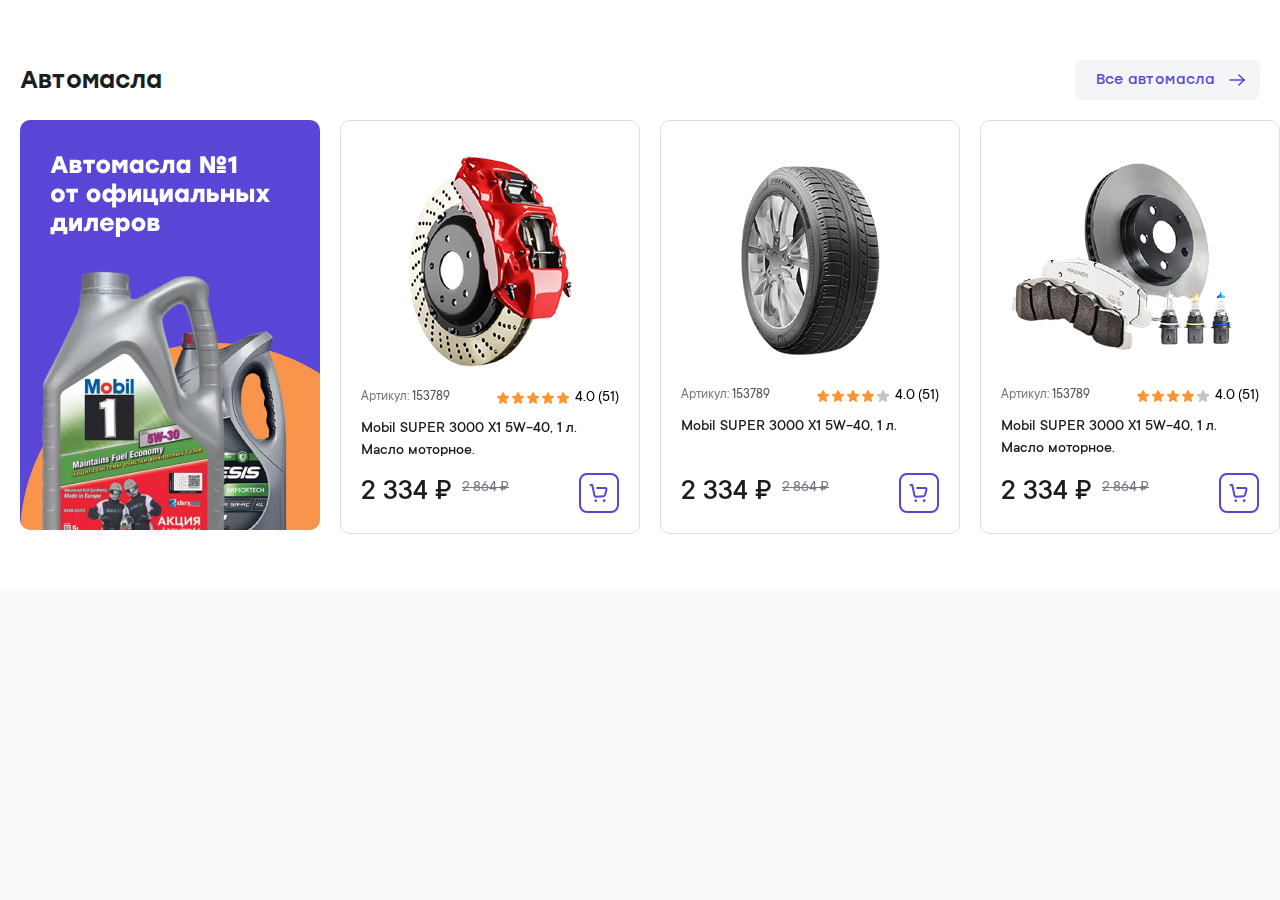
<file: index.html>
<!DOCTYPE html>
<html lang="ru">

<head>
   <meta charset="UTF-8">
   <meta name="viewport" content="width=device-width, initial-scale=1.0">
   <meta name="description" content="">

   <title>Главная - Oner.ru</title>

   <!-- css -->
   <link rel="stylesheet" href="css/index.min.css">

</head>

<body>

   <!-- header -->
   <header class="header none">

      <div class="header__top">
         <div class="container">
            <div class="header__top-inner">

               <!-- header logo -->
               <a class="header__logo header__logo--index" href="#">
                  <img class="header__logo-img" src="img/logo/logo.png" srcset="img/logo/logo@2x.png 2x" width="205" height="40" alt="Oner.ru">
               </a>

               <!-- header search -->
               <form class="header__search" action="#">
                  <input class="header__search-input" type="text" name="search" placeholder="Введите номер запчасти или VIN">
                  <button class="header__search-btn">
                     <img class="header__search-btn-icon" src="img/icons/search.svg" width="20" height="20" alt="Поиск">
                  </button>
               </form>

               <!-- header location -->
               <div class="header__location">
                  <img class="header__location-icon" src="img/icons/location.svg" width="24" height="24" alt="">
                  <span class="header__location-text">Санкт-Петербург</span>
               </div>

               <!-- header location-mobile -->
               <button class="header__location-mobile" data-menu-toggler>
                  <img class="header__location-mobile-icon" src="img/icons/location.svg" width="24" height="24" alt="">
               </button>

               <!-- header tel -->
               <a class="header__tel" href="tel:+73472294645">
                  <img class="header__tel-icon" src="img/icons/tel.svg" width="24" height="24" alt="">
                  <span class="header__tel-text">+7 (347) 229-46-45</span>
               </a>

               <!-- header tel-mobile -->
               <button class="header__tel-mobile" data-menu-toggler>
                  <img class="header__tel-icon" src="img/icons/tel.svg" width="24" height="24" alt="">
               </button>

               <!-- header user -->
               <div class="header__user">
                  <img class="header__user-icon" src="img/icons/user.svg" width="24" height="24" alt="">
                  <a class="header__user-link" href="#">Вход</a>
                  <span class="header__user-text">/</span>
                  <a class="header__user-link" href="#">Регистрация</a>
               </div>

               <!-- header user-mobile -->
               <button class="header__user-mobile" data-menu-toggler>
                  <img class="header__user-mobile-icon" src="img/icons/user.svg" width="24" height="24" alt="">
               </button>

            </div>
         </div>
      </div>

      <div class="header__bottom">
         <div class="container">
            <div class="header__bottom-inner">

               <!-- header categories -->
               <button class="header__categories" data-header-categories-btn>
                  <img class="header__categories-icon" src="img/icons/categories.svg" width="20" height="20" alt="">
                  <span class="header__categories-text">Все категории</span>
               </button>

               <!-- header menu -->
               <nav class="header__menu" data-menu>
                  <ul class="header__menu-list">
                     <li class="header__menu-item">
                        <a class="header__menu-link" href="#">Запчасти для ТО</a>
                     </li>
                     <li class="header__menu-item">
                        <a class="header__menu-link" href="#">Автомасла</a>
                     </li>
                     <li class="header__menu-item">
                        <a class="header__menu-link" href="#">Оригинальные запчасти</a>
                     </li>
                     <li class="header__menu-item">
                        <a class="header__menu-link" href="#">Неоригинальные запчасти</a>
                     </li>
                     <li class="header__menu-item">
                        <a class="header__menu-link" href="#">Лампочки</a>
                     </li>
                     <li class="header__menu-item">
                        <a class="header__menu-link" href="#">Аккумуляторы</a>
                     </li>
                  </ul>
               </nav>

               <!-- header cart -->
               <a class="header__cart" href="#">
                  <img class="header__cart-icon" src="img/icons/cart.svg" width="32" height="32" alt="">
                  <span class="header__cart-text">Корзина</span>
                  <span class="header__cart-count">5</span>
               </a>

            </div>
         </div>
      </div>

   </header>

   <!-- main -->
   <main class="main">

      <!-- slider -->
      <div class="slider none">
         <div class="swiper" data-slider>

            <div class="swiper-wrapper">

               <!-- slider slide -->
               <div class="slider__slide swiper-slide">
                  <div class="container">
                     <picture>
                        <!-- mobile -->
                        <source srcset="img/slides/slider-mobile.jpg, img/slides/slider-mobile@2x.jpg 2x" media="(max-width: 767px)">
                        <!-- tablet -->
                        <source srcset="img/slides/slider-tablet.jpg, img/slides/slider-tablet@2x.jpg 2x" media="(max-width: 1024px)">
                        <!-- desktop -->
                        <img class="slider__img" src="img/slides/slider.jpg" srcset="img/slides/slider@2x.jpg 2x" width="1260" height="420" alt="Баннер">
                     </picture>
                  </div>
               </div>

               <!-- slider slide -->
               <div class="slider__slide swiper-slide">
                  <div class="container">
                     <picture>
                        <!-- mobile -->
                        <source srcset="img/slides/slider-mobile.jpg, img/slides/slider-mobile@2x.jpg 2x" media="(max-width: 767px)">
                        <!-- tablet -->
                        <source srcset="img/slides/slider-tablet.jpg, img/slides/slider-tablet@2x.jpg 2x" media="(max-width: 1024px)">
                        <!-- desktop -->
                        <img class="slider__img" src="img/slides/slider.jpg" srcset="img/slides/slider@2x.jpg 2x" width="1260" height="420" alt="Баннер">
                     </picture>
                  </div>
               </div>

               <!-- slider slide -->
               <div class="slider__slide swiper-slide">
                  <div class="container">
                     <picture>
                        <!-- mobile -->
                        <source srcset="img/slides/slider-mobile.jpg, img/slides/slider-mobile@2x.jpg 2x" media="(max-width: 767px)">
                        <!-- tablet -->
                        <source srcset="img/slides/slider-tablet.jpg, img/slides/slider-tablet@2x.jpg 2x" media="(max-width: 1024px)">
                        <!-- desktop -->
                        <img class="slider__img" src="img/slides/slider.jpg" srcset="img/slides/slider@2x.jpg 2x" width="1260" height="420" alt="Баннер">
                     </picture>
                  </div>
               </div>

            </div>

            <!-- slider arrows -->
            <div class="slider__arrows">
               <div class="container">
                  <div class="slider__arrows-inner">

                     <button class="slider__arrow-prev arrow" data-slider-prev>
                        <img class="arrow__icon" src="img/icons/arrow-left.svg" width="24" height="24" alt="Назад">
                     </button>

                     <button class="arrow slider__arrow-next" data-slider-next>
                        <img class="arrow__icon" src="img/icons/arrow-right.svg" width="24" height="24" alt="Вперед">
                     </button>

                  </div>
               </div>
            </div>

            <!-- slider pagination -->
            <div class="slider__pagination">
               <div class="container">
                  <div class="slider__pagination-inner" data-slider-pagination></div>
               </div>
            </div>

         </div>
      </div>

      <!-- categories -->
      <div class="categories none">
         <div class="container">
            <ul class="categories__list">

               <!-- categories item -->
               <li class="categories__item">
                  <a class="categories__link" href="#">
                     <img class="categories__icon" src="img/icons/categories-1.svg" width="48" height="48" alt="">
                     <p class="categories__title">Оригинальные запчасти</p>
                     <p class="categories__text">730 товаров</p>
                  </a>
               </li>

               <!-- categories item -->
               <li class="categories__item">
                  <a class="categories__link" href="#">
                     <img class="categories__icon" src="img/icons/categories-2.svg" width="48" height="48" alt="">
                     <p class="categories__title">Неоригинальные запчасти</p>
                     <p class="categories__text">278 товаров</p>
                  </a>
               </li>

               <!-- categories item -->
               <li class="categories__item">
                  <a class="categories__link" href="#">
                     <img class="categories__icon" src="img/icons/categories-3.svg" width="48" height="48" alt="">
                     <p class="categories__title">Запчасти ВАЗ, ГАЗ, КАМАЗ</p>
                     <p class="categories__text">730 товаров</p>
                  </a>
               </li>

               <!-- categories item -->
               <li class="categories__item">
                  <a class="categories__link" href="#">
                     <img class="categories__icon" src="img/icons/categories-4.svg" width="48" height="48" alt="">
                     <p class="categories__title">Кузовные запчасти</p>
                     <p class="categories__text">730 товаров</p>
                  </a>
               </li>

               <!-- categories item -->
               <li class="categories__item">
                  <a class="categories__link" href="#">
                     <img class="categories__icon" src="img/icons/categories-5.svg" width="48" height="48" alt="">
                     <p class="categories__title">Запчасти для ТО</p>
                     <p class="categories__text">730 товаров</p>
                  </a>
               </li>

               <!-- categories item -->
               <li class="categories__item">
                  <a class="categories__link" href="#">
                     <img class="categories__icon" src="img/icons/categories-6.svg" width="48" height="48" alt="">
                     <p class="categories__title">Автостёкла</p>
                     <p class="categories__text">730 товаров</p>
                  </a>
               </li>

               <!-- categories item -->
               <li class="categories__item">
                  <a class="categories__link" href="#">
                     <img class="categories__icon" src="img/icons/categories-7.svg" width="48" height="48" alt="">
                     <p class="categories__title">Автомасла</p>
                     <p class="categories__text">730 товаров</p>
                  </a>
               </li>

               <!-- categories item -->
               <li class="categories__item">
                  <a class="categories__link" href="#">
                     <img class="categories__icon" src="img/icons/categories-8.svg" width="48" height="48" alt="">
                     <p class="categories__title">Автохимия</p>
                     <p class="categories__text">730 товаров</p>
                  </a>
               </li>

               <!-- categories item -->
               <li class="categories__item">
                  <a class="categories__link" href="#">
                     <img class="categories__icon" src="img/icons/categories-9.svg" width="48" height="48" alt="">
                     <p class="categories__title">Диски</p>
                     <p class="categories__text">730 товаров</p>
                  </a>
               </li>

               <!-- categories item -->
               <li class="categories__item">
                  <a class="categories__link" href="#">
                     <img class="categories__icon" src="img/icons/categories-10.svg" width="48" height="48" alt="">
                     <p class="categories__title">Аккумуляторы</p>
                     <p class="categories__text">730 товаров</p>
                  </a>
               </li>

               <!-- categories item -->
               <li class="categories__item">
                  <a class="categories__link" href="#">
                     <img class="categories__icon" src="img/icons/categories-11.svg" width="48" height="48" alt="">
                     <p class="categories__title">Автолампы</p>
                     <p class="categories__text">730 товаров</p>
                  </a>
               </li>

               <!-- categories item -->
               <li class="categories__item">
                  <a class="categories__link categories__link--more" href="#">
                     <img class="categories__icon categories__icon--more" src="img/icons/categories-12.svg" width="48" height="48" alt="">
                     <img class="categories__arrow" src="img/icons/arrow-right-2.svg" width="32" height="32" alt="">
                     <p class="categories__title categories__title--more">Поставщикам</p>
                  </a>
               </li>

            </ul>
         </div>
      </div>

      <!-- top-products -->
      <section class="top-products products">
         <div class="container">

            <!-- products header -->
            <div class="products__header products__header--more">
               <h2 class="title-2">Автомасла</h2>
               <a class="products__more" href="#">
                  <span class="products__more-text">Все автомасла</span>
                  <img class="products__more-icon" src="img/icons/arrow-right-3.svg" width="24" height="24" loading="lazy" alt="">
               </a>
            </div>

            <!-- products body -->
            <div class="products__body">
               <div class="products__slider">
                  <div class="swiper" data-top-products>
                     <div class="products__slider-wrapper products__slider-wrapper--mobile swiper-wrapper">

                        <!-- slide -->
                        <div class="swiper-slide">
                           <a class="products__banner" href="#">
                              <img class="products__banner-img" src="img/banners/product.jpg" srcset="img/banners/product@2x.jpg 2x" width="300" height="410" loading="lazy" alt="Баннер">
                           </a>
                        </div>

                        <!-- slide -->
                        <div class="swiper-slide">
                           <div class="product">

                              <div class="product__header">
                                 <img class="product__photo" src="img/products/product-1.jpg" srcset="img/products/product-1@2x.jpg 2x" width="240" height="220" loading="lazy" alt="Фото товара">
                              </div>

                              <div class="product__body">
                                 <div class="product__row">
                                    <p class="product__articul">Артикул: <span class="product__articul-number">153789</span></p>
                                    <div class="product__rating">
                                       <div class="product__rating-stars">
                                          <img class="product__rating-stars-star" src="img/icons/star-full.svg" width="12" height="12" loading="lazy" alt="Звезда">
                                          <img class="product__rating-stars-star" src="img/icons/star-full.svg" width="12" height="12" loading="lazy" alt="Звезда">
                                          <img class="product__rating-stars-star" src="img/icons/star-full.svg" width="12" height="12" loading="lazy" alt="Звезда">
                                          <img class="product__rating-stars-star" src="img/icons/star-full.svg" width="12" height="12" loading="lazy" alt="Звезда">
                                          <img class="product__rating-stars-star" src="img/icons/star-full.svg" width="12" height="12" loading="lazy" alt="Звезда">
                                       </div>
                                       <span class="product__rating-count">4.0 (51)</span>
                                    </div>
                                 </div>
                                 <h3 class="product__title">Mobil SUPER 3000 X1 5W-40, 1 л. Масло моторное.</h3>
                              </div>

                              <div class="product__footer">
                                 <div class="product__price">
                                    <span class="product__price-new">2 334 ₽</span>
                                    <span class="product__price-old">2 864 ₽</span>
                                 </div>
                                 <button class="product__buy">
                                    <svg class="product__buy-icon" width="24" height="24" viewBox="0 0 24 24" fill="none" xmlns="http://www.w3.org/2000/svg">
                                       <path d="M5.87305 7L7.40805 14.246C7.61905 15.244 8.54805 15.923 9.56405 15.822L16.38 15.14C17.22 15.056 17.916 14.454 18.121 13.635L19.469 8.243C19.627 7.611 19.15 7 18.499 7H10.186" stroke="#5946D7" stroke-width="2" stroke-linecap="round" stroke-linejoin="round" />
                                       <path d="M5.874 7L5.224 4H3.5" stroke="#5946D7" stroke-width="2" stroke-linecap="round" stroke-linejoin="round" />
                                       <path d="M17.1093 19.2668C16.9073 19.2668 16.7433 19.4308 16.7453 19.6328C16.7453 19.8348 16.9093 19.9988 17.1113 19.9988C17.3133 19.9988 17.4773 19.8348 17.4773 19.6328C17.4763 19.4308 17.3123 19.2668 17.1093 19.2668" stroke="#5946D7" stroke-width="2" stroke-linecap="round" stroke-linejoin="round" />
                                       <path d="M8.69773 19.2663C8.49573 19.2663 8.33173 19.4303 8.33373 19.6323C8.33173 19.8353 8.49673 19.9993 8.69873 19.9993C8.90073 19.9993 9.06473 19.8353 9.06473 19.6333C9.06473 19.4303 8.90073 19.2663 8.69773 19.2663" stroke="#5946D7" stroke-width="2" stroke-linecap="round" stroke-linejoin="round" />
                                    </svg>
                                 </button>
                              </div>

                              <a class="product__link" href="#"></a>

                           </div>
                        </div>

                        <!-- slide -->
                        <div class="swiper-slide">
                           <div class="product">

                              <div class="product__header">
                                 <img class="product__photo" src="img/products/product-2.jpg" srcset="img/products/product-2@2x.jpg 2x" width="240" height="220" loading="lazy" alt="Фото товара">
                              </div>

                              <div class="product__body">
                                 <div class="product__row">
                                    <p class="product__articul">Артикул: <span class="product__articul-number">153789</span></p>
                                    <div class="product__rating">
                                       <div class="product__rating-stars">
                                          <img class="product__rating-stars-star" src="img/icons/star-full.svg" width="12" height="12" loading="lazy" alt="Звезда">
                                          <img class="product__rating-stars-star" src="img/icons/star-full.svg" width="12" height="12" loading="lazy" alt="Звезда">
                                          <img class="product__rating-stars-star" src="img/icons/star-full.svg" width="12" height="12" loading="lazy" alt="Звезда">
                                          <img class="product__rating-stars-star" src="img/icons/star-full.svg" width="12" height="12" loading="lazy" alt="Звезда">
                                          <img class="product__rating-stars-star" src="img/icons/star-empty.svg" width="12" height="12" loading="lazy" alt="Звезда">
                                       </div>
                                       <span class="product__rating-count">4.0 (51)</span>
                                    </div>
                                 </div>
                                 <h3 class="product__title">Mobil SUPER 3000 X1 5W-40, 1 л.</h3>
                              </div>

                              <div class="product__footer">
                                 <div class="product__price">
                                    <span class="product__price-new">2 334 ₽</span>
                                    <span class="product__price-old">2 864 ₽</span>
                                 </div>
                                 <button class="product__buy">
                                    <svg class="product__buy-icon" width="24" height="24" viewBox="0 0 24 24" fill="none" xmlns="http://www.w3.org/2000/svg">
                                       <path d="M5.87305 7L7.40805 14.246C7.61905 15.244 8.54805 15.923 9.56405 15.822L16.38 15.14C17.22 15.056 17.916 14.454 18.121 13.635L19.469 8.243C19.627 7.611 19.15 7 18.499 7H10.186" stroke="#5946D7" stroke-width="2" stroke-linecap="round" stroke-linejoin="round" />
                                       <path d="M5.874 7L5.224 4H3.5" stroke="#5946D7" stroke-width="2" stroke-linecap="round" stroke-linejoin="round" />
                                       <path d="M17.1093 19.2668C16.9073 19.2668 16.7433 19.4308 16.7453 19.6328C16.7453 19.8348 16.9093 19.9988 17.1113 19.9988C17.3133 19.9988 17.4773 19.8348 17.4773 19.6328C17.4763 19.4308 17.3123 19.2668 17.1093 19.2668" stroke="#5946D7" stroke-width="2" stroke-linecap="round" stroke-linejoin="round" />
                                       <path d="M8.69773 19.2663C8.49573 19.2663 8.33173 19.4303 8.33373 19.6323C8.33173 19.8353 8.49673 19.9993 8.69873 19.9993C8.90073 19.9993 9.06473 19.8353 9.06473 19.6333C9.06473 19.4303 8.90073 19.2663 8.69773 19.2663" stroke="#5946D7" stroke-width="2" stroke-linecap="round" stroke-linejoin="round" />
                                    </svg>
                                 </button>
                              </div>

                              <a class="product__link" href="#"></a>

                           </div>
                        </div>

                        <!-- slide -->
                        <div class="swiper-slide">
                           <div class="product">

                              <div class="product__header">
                                 <img class="product__photo" src="img/products/product-3.jpg" srcset="img/products/product-3@2x.jpg 2x" width="240" height="220" loading="lazy" alt="Фото товара">
                              </div>

                              <div class="product__body">
                                 <div class="product__row">
                                    <p class="product__articul">Артикул: <span class="product__articul-number">153789</span></p>
                                    <div class="product__rating">
                                       <div class="product__rating-stars">
                                          <img class="product__rating-stars-star" src="img/icons/star-full.svg" width="12" height="12" loading="lazy" alt="Звезда">
                                          <img class="product__rating-stars-star" src="img/icons/star-full.svg" width="12" height="12" loading="lazy" alt="Звезда">
                                          <img class="product__rating-stars-star" src="img/icons/star-full.svg" width="12" height="12" loading="lazy" alt="Звезда">
                                          <img class="product__rating-stars-star" src="img/icons/star-full.svg" width="12" height="12" loading="lazy" alt="Звезда">
                                          <img class="product__rating-stars-star" src="img/icons/star-empty.svg" width="12" height="12" loading="lazy" alt="Звезда">
                                       </div>
                                       <span class="product__rating-count">4.0 (51)</span>
                                    </div>
                                 </div>
                                 <h3 class="product__title">Mobil SUPER 3000 X1 5W-40, 1 л. Масло моторное.</h3>
                              </div>

                              <div class="product__footer">
                                 <div class="product__price">
                                    <span class="product__price-new">2 334 ₽</span>
                                    <span class="product__price-old">2 864 ₽</span>
                                 </div>
                                 <button class="product__buy">
                                    <svg class="product__buy-icon" width="24" height="24" viewBox="0 0 24 24" fill="none" xmlns="http://www.w3.org/2000/svg">
                                       <path d="M5.87305 7L7.40805 14.246C7.61905 15.244 8.54805 15.923 9.56405 15.822L16.38 15.14C17.22 15.056 17.916 14.454 18.121 13.635L19.469 8.243C19.627 7.611 19.15 7 18.499 7H10.186" stroke="#5946D7" stroke-width="2" stroke-linecap="round" stroke-linejoin="round" />
                                       <path d="M5.874 7L5.224 4H3.5" stroke="#5946D7" stroke-width="2" stroke-linecap="round" stroke-linejoin="round" />
                                       <path d="M17.1093 19.2668C16.9073 19.2668 16.7433 19.4308 16.7453 19.6328C16.7453 19.8348 16.9093 19.9988 17.1113 19.9988C17.3133 19.9988 17.4773 19.8348 17.4773 19.6328C17.4763 19.4308 17.3123 19.2668 17.1093 19.2668" stroke="#5946D7" stroke-width="2" stroke-linecap="round" stroke-linejoin="round" />
                                       <path d="M8.69773 19.2663C8.49573 19.2663 8.33173 19.4303 8.33373 19.6323C8.33173 19.8353 8.49673 19.9993 8.69873 19.9993C8.90073 19.9993 9.06473 19.8353 9.06473 19.6333C9.06473 19.4303 8.90073 19.2663 8.69773 19.2663" stroke="#5946D7" stroke-width="2" stroke-linecap="round" stroke-linejoin="round" />
                                    </svg>
                                 </button>
                              </div>

                              <a class="product__link" href="#"></a>

                           </div>
                        </div>

                     </div>
                  </div>
               </div>
            </div>

         </div>
      </section>

      <!-- top-categories -->
      <div class="top-categories none">
         <div class="top-categories__container container">
            <div class="top-categories__inner">

               <!-- top-categories item -->
               <div class="top-categories__item">
                  <img class="top-categories__item-image" src="img/products/top-categories-1.png" srcset="img/products/top-categories-1@2x.png 2x" width="220" height="200" loading="lazy" alt="">
                  <div class="top-categories__item-info">
                     <h3 class="top-categories__item-title">Моторные масла Genesis</h3>
                     <a class="top-categories__item-link" href="#">
                        <span class="top-categories__item-link-text">Перейти</span>
                        <img class="top-categories__item-link-icon" src="img/icons/arrow-right-4.svg" width="24" height="24" loading="lazy" alt="">
                     </a>
                  </div>
               </div>

               <!-- top-categories item -->
               <div class="top-categories__item">
                  <img class="top-categories__item-image" src="img/products/top-categories-2.png" srcset="img/products/top-categories-2@2x.png 2x" width="220" height="200" loading="lazy" alt="">
                  <div class="top-categories__item-info">
                     <h3 class="top-categories__item-title">Шины зимние дешевле</h3>
                     <a class="top-categories__item-link" href="#">
                        <span class="top-categories__item-link-text">Выбрать</span>
                        <img class="top-categories__item-link-icon" src="img/icons/arrow-right-4.svg" width="24" height="24" loading="lazy" alt="">
                     </a>
                  </div>
               </div>

               <!-- top-categories item -->
               <div class="top-categories__item">
                  <img class="top-categories__item-image" src="img/products/top-categories-3.png" srcset="img/products/top-categories-3@2x.png 2x" width="220" height="200" loading="lazy" alt="">
                  <div class="top-categories__item-info">
                     <h3 class="top-categories__item-title">Запчасти <br> для ТО</h3>
                     <a class="top-categories__item-link" href="#">
                        <span class="top-categories__item-link-text">Смотреть</span>
                        <img class="top-categories__item-link-icon" src="img/icons/arrow-right-4.svg" width="24" height="24" loading="lazy" alt="">
                     </a>
                  </div>
               </div>

            </div>
         </div>
      </div>

      <!-- recommended-products -->
      <section class="recommended-products products none">
         <div class="container">

            <!-- products header -->
            <div class="products__header">
               <h2 class="title-2">Рекомендуем</h2>
            </div>

            <!-- products body -->
            <div class="products__body">

               <!-- products slider -->
               <div class="products__slider">
                  <div class="swiper" data-recommended-products>
                     <div class="products__slider-wrapper swiper-wrapper">

                        <!-- slide -->
                        <div class="swiper-slide">
                           <div class="product">

                              <div class="product__header">
                                 <img class="product__photo" src="img/products/product-4.jpg" srcset="img/products/product-4@2x.jpg 2x" width="240" height="220" loading="lazy" alt="Фото товара">
                              </div>

                              <div class="product__body">
                                 <div class="product__row">
                                    <p class="product__articul">Артикул: <span class="product__articul-number">153789</span></p>
                                    <div class="product__rating">
                                       <div class="product__rating-stars">
                                          <img class="product__rating-stars-star" src="img/icons/star-full.svg" width="12" height="12" loading="lazy" alt="Звезда">
                                          <img class="product__rating-stars-star" src="img/icons/star-full.svg" width="12" height="12" loading="lazy" alt="Звезда">
                                          <img class="product__rating-stars-star" src="img/icons/star-full.svg" width="12" height="12" loading="lazy" alt="Звезда">
                                          <img class="product__rating-stars-star" src="img/icons/star-full.svg" width="12" height="12" loading="lazy" alt="Звезда">
                                          <img class="product__rating-stars-star" src="img/icons/star-empty.svg" width="12" height="12" loading="lazy" alt="Звезда">
                                       </div>
                                       <span class="product__rating-count">4.0 (51)</span>
                                    </div>
                                 </div>
                                 <h3 class="product__title">Mobil SUPER 3000 X1 5W-40, 1 л. Масло моторное.</h3>
                              </div>

                              <div class="product__footer">
                                 <div class="product__price">
                                    <span class="product__price-new">2 334 ₽</span>
                                    <span class="product__price-old">2 864 ₽</span>
                                 </div>
                                 <button class="product__buy">
                                    <svg class="product__buy-icon" width="24" height="24" viewBox="0 0 24 24" fill="none" xmlns="http://www.w3.org/2000/svg">
                                       <path d="M5.87305 7L7.40805 14.246C7.61905 15.244 8.54805 15.923 9.56405 15.822L16.38 15.14C17.22 15.056 17.916 14.454 18.121 13.635L19.469 8.243C19.627 7.611 19.15 7 18.499 7H10.186" stroke="#5946D7" stroke-width="2" stroke-linecap="round" stroke-linejoin="round" />
                                       <path d="M5.874 7L5.224 4H3.5" stroke="#5946D7" stroke-width="2" stroke-linecap="round" stroke-linejoin="round" />
                                       <path d="M17.1093 19.2668C16.9073 19.2668 16.7433 19.4308 16.7453 19.6328C16.7453 19.8348 16.9093 19.9988 17.1113 19.9988C17.3133 19.9988 17.4773 19.8348 17.4773 19.6328C17.4763 19.4308 17.3123 19.2668 17.1093 19.2668" stroke="#5946D7" stroke-width="2" stroke-linecap="round" stroke-linejoin="round" />
                                       <path d="M8.69773 19.2663C8.49573 19.2663 8.33173 19.4303 8.33373 19.6323C8.33173 19.8353 8.49673 19.9993 8.69873 19.9993C8.90073 19.9993 9.06473 19.8353 9.06473 19.6333C9.06473 19.4303 8.90073 19.2663 8.69773 19.2663" stroke="#5946D7" stroke-width="2" stroke-linecap="round" stroke-linejoin="round" />
                                    </svg>
                                 </button>
                              </div>

                              <a class="product__link" href="#"></a>

                           </div>
                        </div>

                        <!-- slide -->
                        <div class="swiper-slide">
                           <div class="product">

                              <div class="product__header">
                                 <img class="product__photo" src="img/products/product-1.jpg" srcset="img/products/product-1@2x.jpg 2x" width="240" height="220" loading="lazy" alt="Фото товара">
                              </div>

                              <div class="product__body">
                                 <div class="product__row">
                                    <p class="product__articul">Артикул: <span class="product__articul-number">153789</span></p>
                                    <div class="product__rating">
                                       <div class="product__rating-stars">
                                          <img class="product__rating-stars-star" src="img/icons/star-full.svg" width="12" height="12" loading="lazy" alt="Звезда">
                                          <img class="product__rating-stars-star" src="img/icons/star-full.svg" width="12" height="12" loading="lazy" alt="Звезда">
                                          <img class="product__rating-stars-star" src="img/icons/star-full.svg" width="12" height="12" loading="lazy" alt="Звезда">
                                          <img class="product__rating-stars-star" src="img/icons/star-full.svg" width="12" height="12" loading="lazy" alt="Звезда">
                                          <img class="product__rating-stars-star" src="img/icons/star-full.svg" width="12" height="12" loading="lazy" alt="Звезда">
                                       </div>
                                       <span class="product__rating-count">4.0 (51)</span>
                                    </div>
                                 </div>
                                 <h3 class="product__title">Mobil SUPER 3000 X1 5W-40, 1 л. Масло моторное.</h3>
                              </div>

                              <div class="product__footer">
                                 <div class="product__price">
                                    <span class="product__price-new">2 334 ₽</span>
                                    <span class="product__price-old">2 864 ₽</span>
                                 </div>
                                 <button class="product__buy">
                                    <svg class="product__buy-icon" width="24" height="24" viewBox="0 0 24 24" fill="none" xmlns="http://www.w3.org/2000/svg">
                                       <path d="M5.87305 7L7.40805 14.246C7.61905 15.244 8.54805 15.923 9.56405 15.822L16.38 15.14C17.22 15.056 17.916 14.454 18.121 13.635L19.469 8.243C19.627 7.611 19.15 7 18.499 7H10.186" stroke="#5946D7" stroke-width="2" stroke-linecap="round" stroke-linejoin="round" />
                                       <path d="M5.874 7L5.224 4H3.5" stroke="#5946D7" stroke-width="2" stroke-linecap="round" stroke-linejoin="round" />
                                       <path d="M17.1093 19.2668C16.9073 19.2668 16.7433 19.4308 16.7453 19.6328C16.7453 19.8348 16.9093 19.9988 17.1113 19.9988C17.3133 19.9988 17.4773 19.8348 17.4773 19.6328C17.4763 19.4308 17.3123 19.2668 17.1093 19.2668" stroke="#5946D7" stroke-width="2" stroke-linecap="round" stroke-linejoin="round" />
                                       <path d="M8.69773 19.2663C8.49573 19.2663 8.33173 19.4303 8.33373 19.6323C8.33173 19.8353 8.49673 19.9993 8.69873 19.9993C8.90073 19.9993 9.06473 19.8353 9.06473 19.6333C9.06473 19.4303 8.90073 19.2663 8.69773 19.2663" stroke="#5946D7" stroke-width="2" stroke-linecap="round" stroke-linejoin="round" />
                                    </svg>
                                 </button>
                              </div>

                              <a class="product__link" href="#"></a>

                           </div>
                        </div>

                        <!-- slide -->
                        <div class="swiper-slide">
                           <div class="product">

                              <div class="product__header">
                                 <img class="product__photo" src="img/products/product-3.jpg" srcset="img/products/product-3@2x.jpg 2x" width="240" height="220" loading="lazy" alt="Фото товара">
                              </div>

                              <div class="product__body">
                                 <div class="product__row">
                                    <p class="product__articul">Артикул: <span class="product__articul-number">153789</span></p>
                                    <div class="product__rating">
                                       <div class="product__rating-stars">
                                          <img class="product__rating-stars-star" src="img/icons/star-full.svg" width="12" height="12" loading="lazy" alt="Звезда">
                                          <img class="product__rating-stars-star" src="img/icons/star-full.svg" width="12" height="12" loading="lazy" alt="Звезда">
                                          <img class="product__rating-stars-star" src="img/icons/star-full.svg" width="12" height="12" loading="lazy" alt="Звезда">
                                          <img class="product__rating-stars-star" src="img/icons/star-full.svg" width="12" height="12" loading="lazy" alt="Звезда">
                                          <img class="product__rating-stars-star" src="img/icons/star-empty.svg" width="12" height="12" loading="lazy" alt="Звезда">
                                       </div>
                                       <span class="product__rating-count">4.0 (51)</span>
                                    </div>
                                 </div>
                                 <h3 class="product__title">Mobil SUPER 3000 X1 5W-40, 1 л. Масло моторное.</h3>
                              </div>

                              <div class="product__footer">
                                 <div class="product__price">
                                    <span class="product__price-new">2 334 ₽</span>
                                    <span class="product__price-old">2 864 ₽</span>
                                 </div>
                                 <button class="product__buy">
                                    <svg class="product__buy-icon" width="24" height="24" viewBox="0 0 24 24" fill="none" xmlns="http://www.w3.org/2000/svg">
                                       <path d="M5.87305 7L7.40805 14.246C7.61905 15.244 8.54805 15.923 9.56405 15.822L16.38 15.14C17.22 15.056 17.916 14.454 18.121 13.635L19.469 8.243C19.627 7.611 19.15 7 18.499 7H10.186" stroke="#5946D7" stroke-width="2" stroke-linecap="round" stroke-linejoin="round" />
                                       <path d="M5.874 7L5.224 4H3.5" stroke="#5946D7" stroke-width="2" stroke-linecap="round" stroke-linejoin="round" />
                                       <path d="M17.1093 19.2668C16.9073 19.2668 16.7433 19.4308 16.7453 19.6328C16.7453 19.8348 16.9093 19.9988 17.1113 19.9988C17.3133 19.9988 17.4773 19.8348 17.4773 19.6328C17.4763 19.4308 17.3123 19.2668 17.1093 19.2668" stroke="#5946D7" stroke-width="2" stroke-linecap="round" stroke-linejoin="round" />
                                       <path d="M8.69773 19.2663C8.49573 19.2663 8.33173 19.4303 8.33373 19.6323C8.33173 19.8353 8.49673 19.9993 8.69873 19.9993C8.90073 19.9993 9.06473 19.8353 9.06473 19.6333C9.06473 19.4303 8.90073 19.2663 8.69773 19.2663" stroke="#5946D7" stroke-width="2" stroke-linecap="round" stroke-linejoin="round" />
                                    </svg>
                                 </button>
                              </div>

                              <a class="product__link" href="#"></a>

                           </div>
                        </div>

                        <!-- slide -->
                        <div class="swiper-slide">
                           <div class="product">

                              <div class="product__header">
                                 <img class="product__photo" src="img/products/product-2.jpg" srcset="img/products/product-2@2x.jpg 2x" width="240" height="220" loading="lazy" alt="Фото товара">
                              </div>

                              <div class="product__body">
                                 <div class="product__row">
                                    <p class="product__articul">Артикул: <span class="product__articul-number">153789</span></p>
                                    <div class="product__rating">
                                       <div class="product__rating-stars">
                                          <img class="product__rating-stars-star" src="img/icons/star-full.svg" width="12" height="12" loading="lazy" alt="Звезда">
                                          <img class="product__rating-stars-star" src="img/icons/star-full.svg" width="12" height="12" loading="lazy" alt="Звезда">
                                          <img class="product__rating-stars-star" src="img/icons/star-full.svg" width="12" height="12" loading="lazy" alt="Звезда">
                                          <img class="product__rating-stars-star" src="img/icons/star-full.svg" width="12" height="12" loading="lazy" alt="Звезда">
                                          <img class="product__rating-stars-star" src="img/icons/star-empty.svg" width="12" height="12" loading="lazy" alt="Звезда">
                                       </div>
                                       <span class="product__rating-count">4.0 (51)</span>
                                    </div>
                                 </div>
                                 <h3 class="product__title">Mobil SUPER 3000 X1 5W-40, 1 л.</h3>
                              </div>

                              <div class="product__footer">
                                 <div class="product__price">
                                    <span class="product__price-new">2 334 ₽</span>
                                    <span class="product__price-old">2 864 ₽</span>
                                 </div>
                                 <button class="product__buy">
                                    <svg class="product__buy-icon" width="24" height="24" viewBox="0 0 24 24" fill="none" xmlns="http://www.w3.org/2000/svg">
                                       <path d="M5.87305 7L7.40805 14.246C7.61905 15.244 8.54805 15.923 9.56405 15.822L16.38 15.14C17.22 15.056 17.916 14.454 18.121 13.635L19.469 8.243C19.627 7.611 19.15 7 18.499 7H10.186" stroke="#5946D7" stroke-width="2" stroke-linecap="round" stroke-linejoin="round" />
                                       <path d="M5.874 7L5.224 4H3.5" stroke="#5946D7" stroke-width="2" stroke-linecap="round" stroke-linejoin="round" />
                                       <path d="M17.1093 19.2668C16.9073 19.2668 16.7433 19.4308 16.7453 19.6328C16.7453 19.8348 16.9093 19.9988 17.1113 19.9988C17.3133 19.9988 17.4773 19.8348 17.4773 19.6328C17.4763 19.4308 17.3123 19.2668 17.1093 19.2668" stroke="#5946D7" stroke-width="2" stroke-linecap="round" stroke-linejoin="round" />
                                       <path d="M8.69773 19.2663C8.49573 19.2663 8.33173 19.4303 8.33373 19.6323C8.33173 19.8353 8.49673 19.9993 8.69873 19.9993C8.90073 19.9993 9.06473 19.8353 9.06473 19.6333C9.06473 19.4303 8.90073 19.2663 8.69773 19.2663" stroke="#5946D7" stroke-width="2" stroke-linecap="round" stroke-linejoin="round" />
                                    </svg>
                                 </button>
                              </div>

                              <a class="product__link" href="#"></a>

                           </div>
                        </div>

                        <!-- slide -->
                        <div class="swiper-slide">
                           <div class="product">

                              <div class="product__header">
                                 <img class="product__photo" src="img/products/product-4.jpg" srcset="img/products/product-4@2x.jpg 2x" width="240" height="220" loading="lazy" alt="Фото товара">
                              </div>

                              <div class="product__body">
                                 <div class="product__row">
                                    <p class="product__articul">Артикул: <span class="product__articul-number">153789</span></p>
                                    <div class="product__rating">
                                       <div class="product__rating-stars">
                                          <img class="product__rating-stars-star" src="img/icons/star-full.svg" width="12" height="12" loading="lazy" alt="Звезда">
                                          <img class="product__rating-stars-star" src="img/icons/star-full.svg" width="12" height="12" loading="lazy" alt="Звезда">
                                          <img class="product__rating-stars-star" src="img/icons/star-full.svg" width="12" height="12" loading="lazy" alt="Звезда">
                                          <img class="product__rating-stars-star" src="img/icons/star-full.svg" width="12" height="12" loading="lazy" alt="Звезда">
                                          <img class="product__rating-stars-star" src="img/icons/star-empty.svg" width="12" height="12" loading="lazy" alt="Звезда">
                                       </div>
                                       <span class="product__rating-count">4.0 (51)</span>
                                    </div>
                                 </div>
                                 <h3 class="product__title">Mobil SUPER 3000 X1 5W-40, 1 л. Масло моторное.</h3>
                              </div>

                              <div class="product__footer">
                                 <div class="product__price">
                                    <span class="product__price-new">2 334 ₽</span>
                                    <span class="product__price-old">2 864 ₽</span>
                                 </div>
                                 <button class="product__buy">
                                    <svg class="product__buy-icon" width="24" height="24" viewBox="0 0 24 24" fill="none" xmlns="http://www.w3.org/2000/svg">
                                       <path d="M5.87305 7L7.40805 14.246C7.61905 15.244 8.54805 15.923 9.56405 15.822L16.38 15.14C17.22 15.056 17.916 14.454 18.121 13.635L19.469 8.243C19.627 7.611 19.15 7 18.499 7H10.186" stroke="#5946D7" stroke-width="2" stroke-linecap="round" stroke-linejoin="round" />
                                       <path d="M5.874 7L5.224 4H3.5" stroke="#5946D7" stroke-width="2" stroke-linecap="round" stroke-linejoin="round" />
                                       <path d="M17.1093 19.2668C16.9073 19.2668 16.7433 19.4308 16.7453 19.6328C16.7453 19.8348 16.9093 19.9988 17.1113 19.9988C17.3133 19.9988 17.4773 19.8348 17.4773 19.6328C17.4763 19.4308 17.3123 19.2668 17.1093 19.2668" stroke="#5946D7" stroke-width="2" stroke-linecap="round" stroke-linejoin="round" />
                                       <path d="M8.69773 19.2663C8.49573 19.2663 8.33173 19.4303 8.33373 19.6323C8.33173 19.8353 8.49673 19.9993 8.69873 19.9993C8.90073 19.9993 9.06473 19.8353 9.06473 19.6333C9.06473 19.4303 8.90073 19.2663 8.69773 19.2663" stroke="#5946D7" stroke-width="2" stroke-linecap="round" stroke-linejoin="round" />
                                    </svg>
                                 </button>
                              </div>

                              <a class="product__link" href="#"></a>

                           </div>
                        </div>

                        <!-- slide -->
                        <div class="swiper-slide">
                           <div class="product">

                              <div class="product__header">
                                 <img class="product__photo" src="img/products/product-1.jpg" srcset="img/products/product-1@2x.jpg 2x" width="240" height="220" loading="lazy" alt="Фото товара">
                              </div>

                              <div class="product__body">
                                 <div class="product__row">
                                    <p class="product__articul">Артикул: <span class="product__articul-number">153789</span></p>
                                    <div class="product__rating">
                                       <div class="product__rating-stars">
                                          <img class="product__rating-stars-star" src="img/icons/star-full.svg" width="12" height="12" loading="lazy" alt="Звезда">
                                          <img class="product__rating-stars-star" src="img/icons/star-full.svg" width="12" height="12" loading="lazy" alt="Звезда">
                                          <img class="product__rating-stars-star" src="img/icons/star-full.svg" width="12" height="12" loading="lazy" alt="Звезда">
                                          <img class="product__rating-stars-star" src="img/icons/star-full.svg" width="12" height="12" loading="lazy" alt="Звезда">
                                          <img class="product__rating-stars-star" src="img/icons/star-full.svg" width="12" height="12" loading="lazy" alt="Звезда">
                                       </div>
                                       <span class="product__rating-count">4.0 (51)</span>
                                    </div>
                                 </div>
                                 <h3 class="product__title">Mobil SUPER 3000 X1 5W-40, 1 л. Масло моторное.</h3>
                              </div>

                              <div class="product__footer">
                                 <div class="product__price">
                                    <span class="product__price-new">2 334 ₽</span>
                                    <span class="product__price-old">2 864 ₽</span>
                                 </div>
                                 <button class="product__buy">
                                    <svg class="product__buy-icon" width="24" height="24" viewBox="0 0 24 24" fill="none" xmlns="http://www.w3.org/2000/svg">
                                       <path d="M5.87305 7L7.40805 14.246C7.61905 15.244 8.54805 15.923 9.56405 15.822L16.38 15.14C17.22 15.056 17.916 14.454 18.121 13.635L19.469 8.243C19.627 7.611 19.15 7 18.499 7H10.186" stroke="#5946D7" stroke-width="2" stroke-linecap="round" stroke-linejoin="round" />
                                       <path d="M5.874 7L5.224 4H3.5" stroke="#5946D7" stroke-width="2" stroke-linecap="round" stroke-linejoin="round" />
                                       <path d="M17.1093 19.2668C16.9073 19.2668 16.7433 19.4308 16.7453 19.6328C16.7453 19.8348 16.9093 19.9988 17.1113 19.9988C17.3133 19.9988 17.4773 19.8348 17.4773 19.6328C17.4763 19.4308 17.3123 19.2668 17.1093 19.2668" stroke="#5946D7" stroke-width="2" stroke-linecap="round" stroke-linejoin="round" />
                                       <path d="M8.69773 19.2663C8.49573 19.2663 8.33173 19.4303 8.33373 19.6323C8.33173 19.8353 8.49673 19.9993 8.69873 19.9993C8.90073 19.9993 9.06473 19.8353 9.06473 19.6333C9.06473 19.4303 8.90073 19.2663 8.69773 19.2663" stroke="#5946D7" stroke-width="2" stroke-linecap="round" stroke-linejoin="round" />
                                    </svg>
                                 </button>
                              </div>

                              <a class="product__link" href="#"></a>

                           </div>
                        </div>

                        <!-- slide -->
                        <div class="swiper-slide">
                           <div class="product">

                              <div class="product__header">
                                 <img class="product__photo" src="img/products/product-2.jpg" srcset="img/products/product-2@2x.jpg 2x" width="240" height="220" loading="lazy" alt="Фото товара">
                              </div>

                              <div class="product__body">
                                 <div class="product__row">
                                    <p class="product__articul">Артикул: <span class="product__articul-number">153789</span></p>
                                    <div class="product__rating">
                                       <div class="product__rating-stars">
                                          <img class="product__rating-stars-star" src="img/icons/star-full.svg" width="12" height="12" loading="lazy" alt="Звезда">
                                          <img class="product__rating-stars-star" src="img/icons/star-full.svg" width="12" height="12" loading="lazy" alt="Звезда">
                                          <img class="product__rating-stars-star" src="img/icons/star-full.svg" width="12" height="12" loading="lazy" alt="Звезда">
                                          <img class="product__rating-stars-star" src="img/icons/star-full.svg" width="12" height="12" loading="lazy" alt="Звезда">
                                          <img class="product__rating-stars-star" src="img/icons/star-empty.svg" width="12" height="12" loading="lazy" alt="Звезда">
                                       </div>
                                       <span class="product__rating-count">4.0 (51)</span>
                                    </div>
                                 </div>
                                 <h3 class="product__title">Mobil SUPER 3000 X1 5W-40, 1 л.</h3>
                              </div>

                              <div class="product__footer">
                                 <div class="product__price">
                                    <span class="product__price-new">2 334 ₽</span>
                                    <span class="product__price-old">2 864 ₽</span>
                                 </div>
                                 <button class="product__buy">
                                    <svg class="product__buy-icon" width="24" height="24" viewBox="0 0 24 24" fill="none" xmlns="http://www.w3.org/2000/svg">
                                       <path d="M5.87305 7L7.40805 14.246C7.61905 15.244 8.54805 15.923 9.56405 15.822L16.38 15.14C17.22 15.056 17.916 14.454 18.121 13.635L19.469 8.243C19.627 7.611 19.15 7 18.499 7H10.186" stroke="#5946D7" stroke-width="2" stroke-linecap="round" stroke-linejoin="round" />
                                       <path d="M5.874 7L5.224 4H3.5" stroke="#5946D7" stroke-width="2" stroke-linecap="round" stroke-linejoin="round" />
                                       <path d="M17.1093 19.2668C16.9073 19.2668 16.7433 19.4308 16.7453 19.6328C16.7453 19.8348 16.9093 19.9988 17.1113 19.9988C17.3133 19.9988 17.4773 19.8348 17.4773 19.6328C17.4763 19.4308 17.3123 19.2668 17.1093 19.2668" stroke="#5946D7" stroke-width="2" stroke-linecap="round" stroke-linejoin="round" />
                                       <path d="M8.69773 19.2663C8.49573 19.2663 8.33173 19.4303 8.33373 19.6323C8.33173 19.8353 8.49673 19.9993 8.69873 19.9993C8.90073 19.9993 9.06473 19.8353 9.06473 19.6333C9.06473 19.4303 8.90073 19.2663 8.69773 19.2663" stroke="#5946D7" stroke-width="2" stroke-linecap="round" stroke-linejoin="round" />
                                    </svg>
                                 </button>
                              </div>

                              <a class="product__link" href="#"></a>

                           </div>
                        </div>

                        <!-- slide -->
                        <div class="swiper-slide">
                           <div class="product">

                              <div class="product__header">
                                 <img class="product__photo" src="img/products/product-3.jpg" srcset="img/products/product-3@2x.jpg 2x" width="240" height="220" loading="lazy" alt="Фото товара">
                              </div>

                              <div class="product__body">
                                 <div class="product__row">
                                    <p class="product__articul">Артикул: <span class="product__articul-number">153789</span></p>
                                    <div class="product__rating">
                                       <div class="product__rating-stars">
                                          <img class="product__rating-stars-star" src="img/icons/star-full.svg" width="12" height="12" loading="lazy" alt="Звезда">
                                          <img class="product__rating-stars-star" src="img/icons/star-full.svg" width="12" height="12" loading="lazy" alt="Звезда">
                                          <img class="product__rating-stars-star" src="img/icons/star-full.svg" width="12" height="12" loading="lazy" alt="Звезда">
                                          <img class="product__rating-stars-star" src="img/icons/star-full.svg" width="12" height="12" loading="lazy" alt="Звезда">
                                          <img class="product__rating-stars-star" src="img/icons/star-empty.svg" width="12" height="12" loading="lazy" alt="Звезда">
                                       </div>
                                       <span class="product__rating-count">4.0 (51)</span>
                                    </div>
                                 </div>
                                 <h3 class="product__title">Mobil SUPER 3000 X1 5W-40, 1 л. Масло моторное.</h3>
                              </div>

                              <div class="product__footer">
                                 <div class="product__price">
                                    <span class="product__price-new">2 334 ₽</span>
                                    <span class="product__price-old">2 864 ₽</span>
                                 </div>
                                 <button class="product__buy">
                                    <svg class="product__buy-icon" width="24" height="24" viewBox="0 0 24 24" fill="none" xmlns="http://www.w3.org/2000/svg">
                                       <path d="M5.87305 7L7.40805 14.246C7.61905 15.244 8.54805 15.923 9.56405 15.822L16.38 15.14C17.22 15.056 17.916 14.454 18.121 13.635L19.469 8.243C19.627 7.611 19.15 7 18.499 7H10.186" stroke="#5946D7" stroke-width="2" stroke-linecap="round" stroke-linejoin="round" />
                                       <path d="M5.874 7L5.224 4H3.5" stroke="#5946D7" stroke-width="2" stroke-linecap="round" stroke-linejoin="round" />
                                       <path d="M17.1093 19.2668C16.9073 19.2668 16.7433 19.4308 16.7453 19.6328C16.7453 19.8348 16.9093 19.9988 17.1113 19.9988C17.3133 19.9988 17.4773 19.8348 17.4773 19.6328C17.4763 19.4308 17.3123 19.2668 17.1093 19.2668" stroke="#5946D7" stroke-width="2" stroke-linecap="round" stroke-linejoin="round" />
                                       <path d="M8.69773 19.2663C8.49573 19.2663 8.33173 19.4303 8.33373 19.6323C8.33173 19.8353 8.49673 19.9993 8.69873 19.9993C8.90073 19.9993 9.06473 19.8353 9.06473 19.6333C9.06473 19.4303 8.90073 19.2663 8.69773 19.2663" stroke="#5946D7" stroke-width="2" stroke-linecap="round" stroke-linejoin="round" />
                                    </svg>
                                 </button>
                              </div>

                              <a class="product__link" href="#"></a>

                           </div>
                        </div>

                     </div>
                  </div>
               </div>

               <!-- products arrows -->
               <div class="products__arrows">

                  <button class="products__arrow-prev arrow" data-recommended-products-prev>
                     <img class="arrow__icon" src="img/icons/arrow-left.svg" width="24" height="24" alt="Назад">
                  </button>

                  <button class="products__arrow-next arrow" data-recommended-products-next>
                     <img class="arrow__icon" src="img/icons/arrow-right.svg" width="24" height="24" alt="Вперед">
                  </button>

               </div>

            </div>

         </div>
      </section>

      <!-- sale-products -->
      <section class="sale-products products none">
         <div class="container">

            <!-- products header -->
            <div class="products__header">
               <h2 class="title-2">Часто продаваемые</h2>
            </div>

            <!-- products body -->
            <div class="products__body">

               <!-- products slider -->
               <div class="products__slider">
                  <div class="swiper" data-sale-products>
                     <div class="products__slider-wrapper swiper-wrapper">

                        <!-- slide -->
                        <div class="swiper-slide">
                           <div class="product">

                              <div class="product__header">
                                 <img class="product__photo" src="img/products/product-3.jpg" srcset="img/products/product-3@2x.jpg 2x" width="240" height="220" loading="lazy" alt="Фото товара">
                              </div>

                              <div class="product__body">
                                 <div class="product__row">
                                    <p class="product__articul">Артикул: <span class="product__articul-number">153789</span></p>
                                    <div class="product__rating">
                                       <div class="product__rating-stars">
                                          <img class="product__rating-stars-star" src="img/icons/star-full.svg" width="12" height="12" loading="lazy" alt="Звезда">
                                          <img class="product__rating-stars-star" src="img/icons/star-full.svg" width="12" height="12" loading="lazy" alt="Звезда">
                                          <img class="product__rating-stars-star" src="img/icons/star-full.svg" width="12" height="12" loading="lazy" alt="Звезда">
                                          <img class="product__rating-stars-star" src="img/icons/star-full.svg" width="12" height="12" loading="lazy" alt="Звезда">
                                          <img class="product__rating-stars-star" src="img/icons/star-empty.svg" width="12" height="12" loading="lazy" alt="Звезда">
                                       </div>
                                       <span class="product__rating-count">4.0 (51)</span>
                                    </div>
                                 </div>
                                 <h3 class="product__title">Mobil SUPER 3000 X1 5W-40, 1 л. Масло моторное.</h3>
                              </div>

                              <div class="product__footer">
                                 <div class="product__price">
                                    <span class="product__price-new">2 334 ₽</span>
                                    <span class="product__price-old">2 864 ₽</span>
                                 </div>
                                 <button class="product__buy">
                                    <svg class="product__buy-icon" width="24" height="24" viewBox="0 0 24 24" fill="none" xmlns="http://www.w3.org/2000/svg">
                                       <path d="M5.87305 7L7.40805 14.246C7.61905 15.244 8.54805 15.923 9.56405 15.822L16.38 15.14C17.22 15.056 17.916 14.454 18.121 13.635L19.469 8.243C19.627 7.611 19.15 7 18.499 7H10.186" stroke="#5946D7" stroke-width="2" stroke-linecap="round" stroke-linejoin="round" />
                                       <path d="M5.874 7L5.224 4H3.5" stroke="#5946D7" stroke-width="2" stroke-linecap="round" stroke-linejoin="round" />
                                       <path d="M17.1093 19.2668C16.9073 19.2668 16.7433 19.4308 16.7453 19.6328C16.7453 19.8348 16.9093 19.9988 17.1113 19.9988C17.3133 19.9988 17.4773 19.8348 17.4773 19.6328C17.4763 19.4308 17.3123 19.2668 17.1093 19.2668" stroke="#5946D7" stroke-width="2" stroke-linecap="round" stroke-linejoin="round" />
                                       <path d="M8.69773 19.2663C8.49573 19.2663 8.33173 19.4303 8.33373 19.6323C8.33173 19.8353 8.49673 19.9993 8.69873 19.9993C8.90073 19.9993 9.06473 19.8353 9.06473 19.6333C9.06473 19.4303 8.90073 19.2663 8.69773 19.2663" stroke="#5946D7" stroke-width="2" stroke-linecap="round" stroke-linejoin="round" />
                                    </svg>
                                 </button>
                              </div>

                              <a class="product__link" href="#"></a>

                           </div>
                        </div>

                        <!-- slide -->
                        <div class="swiper-slide">
                           <div class="product">

                              <div class="product__header">
                                 <img class="product__photo" src="img/products/product-2.jpg" srcset="img/products/product-2@2x.jpg 2x" width="240" height="220" loading="lazy" alt="Фото товара">
                              </div>

                              <div class="product__body">
                                 <div class="product__row">
                                    <p class="product__articul">Артикул: <span class="product__articul-number">153789</span></p>
                                    <div class="product__rating">
                                       <div class="product__rating-stars">
                                          <img class="product__rating-stars-star" src="img/icons/star-full.svg" width="12" height="12" loading="lazy" alt="Звезда">
                                          <img class="product__rating-stars-star" src="img/icons/star-full.svg" width="12" height="12" loading="lazy" alt="Звезда">
                                          <img class="product__rating-stars-star" src="img/icons/star-full.svg" width="12" height="12" loading="lazy" alt="Звезда">
                                          <img class="product__rating-stars-star" src="img/icons/star-full.svg" width="12" height="12" loading="lazy" alt="Звезда">
                                          <img class="product__rating-stars-star" src="img/icons/star-empty.svg" width="12" height="12" loading="lazy" alt="Звезда">
                                       </div>
                                       <span class="product__rating-count">4.0 (51)</span>
                                    </div>
                                 </div>
                                 <h3 class="product__title">Mobil SUPER 3000 X1 5W-40, 1 л.</h3>
                              </div>

                              <div class="product__footer">
                                 <div class="product__price">
                                    <span class="product__price-new">2 334 ₽</span>
                                    <span class="product__price-old">2 864 ₽</span>
                                 </div>
                                 <button class="product__buy">
                                    <svg class="product__buy-icon" width="24" height="24" viewBox="0 0 24 24" fill="none" xmlns="http://www.w3.org/2000/svg">
                                       <path d="M5.87305 7L7.40805 14.246C7.61905 15.244 8.54805 15.923 9.56405 15.822L16.38 15.14C17.22 15.056 17.916 14.454 18.121 13.635L19.469 8.243C19.627 7.611 19.15 7 18.499 7H10.186" stroke="#5946D7" stroke-width="2" stroke-linecap="round" stroke-linejoin="round" />
                                       <path d="M5.874 7L5.224 4H3.5" stroke="#5946D7" stroke-width="2" stroke-linecap="round" stroke-linejoin="round" />
                                       <path d="M17.1093 19.2668C16.9073 19.2668 16.7433 19.4308 16.7453 19.6328C16.7453 19.8348 16.9093 19.9988 17.1113 19.9988C17.3133 19.9988 17.4773 19.8348 17.4773 19.6328C17.4763 19.4308 17.3123 19.2668 17.1093 19.2668" stroke="#5946D7" stroke-width="2" stroke-linecap="round" stroke-linejoin="round" />
                                       <path d="M8.69773 19.2663C8.49573 19.2663 8.33173 19.4303 8.33373 19.6323C8.33173 19.8353 8.49673 19.9993 8.69873 19.9993C8.90073 19.9993 9.06473 19.8353 9.06473 19.6333C9.06473 19.4303 8.90073 19.2663 8.69773 19.2663" stroke="#5946D7" stroke-width="2" stroke-linecap="round" stroke-linejoin="round" />
                                    </svg>
                                 </button>
                              </div>

                              <a class="product__link" href="#"></a>

                           </div>
                        </div>

                        <!-- slide -->
                        <div class="swiper-slide">
                           <div class="product">

                              <div class="product__header">
                                 <img class="product__photo" src="img/products/product-4.jpg" srcset="img/products/product-4@2x.jpg 2x" width="240" height="220" loading="lazy" alt="Фото товара">
                              </div>

                              <div class="product__body">
                                 <div class="product__row">
                                    <p class="product__articul">Артикул: <span class="product__articul-number">153789</span></p>
                                    <div class="product__rating">
                                       <div class="product__rating-stars">
                                          <img class="product__rating-stars-star" src="img/icons/star-full.svg" width="12" height="12" loading="lazy" alt="Звезда">
                                          <img class="product__rating-stars-star" src="img/icons/star-full.svg" width="12" height="12" loading="lazy" alt="Звезда">
                                          <img class="product__rating-stars-star" src="img/icons/star-full.svg" width="12" height="12" loading="lazy" alt="Звезда">
                                          <img class="product__rating-stars-star" src="img/icons/star-full.svg" width="12" height="12" loading="lazy" alt="Звезда">
                                          <img class="product__rating-stars-star" src="img/icons/star-empty.svg" width="12" height="12" loading="lazy" alt="Звезда">
                                       </div>
                                       <span class="product__rating-count">4.0 (51)</span>
                                    </div>
                                 </div>
                                 <h3 class="product__title">Mobil SUPER 3000 X1 5W-40, 1 л. Масло моторное.</h3>
                              </div>

                              <div class="product__footer">
                                 <div class="product__price">
                                    <span class="product__price-new">2 334 ₽</span>
                                    <span class="product__price-old">2 864 ₽</span>
                                 </div>
                                 <button class="product__buy">
                                    <svg class="product__buy-icon" width="24" height="24" viewBox="0 0 24 24" fill="none" xmlns="http://www.w3.org/2000/svg">
                                       <path d="M5.87305 7L7.40805 14.246C7.61905 15.244 8.54805 15.923 9.56405 15.822L16.38 15.14C17.22 15.056 17.916 14.454 18.121 13.635L19.469 8.243C19.627 7.611 19.15 7 18.499 7H10.186" stroke="#5946D7" stroke-width="2" stroke-linecap="round" stroke-linejoin="round" />
                                       <path d="M5.874 7L5.224 4H3.5" stroke="#5946D7" stroke-width="2" stroke-linecap="round" stroke-linejoin="round" />
                                       <path d="M17.1093 19.2668C16.9073 19.2668 16.7433 19.4308 16.7453 19.6328C16.7453 19.8348 16.9093 19.9988 17.1113 19.9988C17.3133 19.9988 17.4773 19.8348 17.4773 19.6328C17.4763 19.4308 17.3123 19.2668 17.1093 19.2668" stroke="#5946D7" stroke-width="2" stroke-linecap="round" stroke-linejoin="round" />
                                       <path d="M8.69773 19.2663C8.49573 19.2663 8.33173 19.4303 8.33373 19.6323C8.33173 19.8353 8.49673 19.9993 8.69873 19.9993C8.90073 19.9993 9.06473 19.8353 9.06473 19.6333C9.06473 19.4303 8.90073 19.2663 8.69773 19.2663" stroke="#5946D7" stroke-width="2" stroke-linecap="round" stroke-linejoin="round" />
                                    </svg>
                                 </button>
                              </div>

                              <a class="product__link" href="#"></a>

                           </div>
                        </div>

                        <!-- slide -->
                        <div class="swiper-slide">
                           <div class="product">

                              <div class="product__header">
                                 <img class="product__photo" src="img/products/product-1.jpg" srcset="img/products/product-1@2x.jpg 2x" width="240" height="220" loading="lazy" alt="Фото товара">
                              </div>

                              <div class="product__body">
                                 <div class="product__row">
                                    <p class="product__articul">Артикул: <span class="product__articul-number">153789</span></p>
                                    <div class="product__rating">
                                       <div class="product__rating-stars">
                                          <img class="product__rating-stars-star" src="img/icons/star-full.svg" width="12" height="12" loading="lazy" alt="Звезда">
                                          <img class="product__rating-stars-star" src="img/icons/star-full.svg" width="12" height="12" loading="lazy" alt="Звезда">
                                          <img class="product__rating-stars-star" src="img/icons/star-full.svg" width="12" height="12" loading="lazy" alt="Звезда">
                                          <img class="product__rating-stars-star" src="img/icons/star-full.svg" width="12" height="12" loading="lazy" alt="Звезда">
                                          <img class="product__rating-stars-star" src="img/icons/star-full.svg" width="12" height="12" loading="lazy" alt="Звезда">
                                       </div>
                                       <span class="product__rating-count">4.0 (51)</span>
                                    </div>
                                 </div>
                                 <h3 class="product__title">Mobil SUPER 3000 X1 5W-40, 1 л. Масло моторное.</h3>
                              </div>

                              <div class="product__footer">
                                 <div class="product__price">
                                    <span class="product__price-new">2 334 ₽</span>
                                    <span class="product__price-old">2 864 ₽</span>
                                 </div>
                                 <button class="product__buy">
                                    <svg class="product__buy-icon" width="24" height="24" viewBox="0 0 24 24" fill="none" xmlns="http://www.w3.org/2000/svg">
                                       <path d="M5.87305 7L7.40805 14.246C7.61905 15.244 8.54805 15.923 9.56405 15.822L16.38 15.14C17.22 15.056 17.916 14.454 18.121 13.635L19.469 8.243C19.627 7.611 19.15 7 18.499 7H10.186" stroke="#5946D7" stroke-width="2" stroke-linecap="round" stroke-linejoin="round" />
                                       <path d="M5.874 7L5.224 4H3.5" stroke="#5946D7" stroke-width="2" stroke-linecap="round" stroke-linejoin="round" />
                                       <path d="M17.1093 19.2668C16.9073 19.2668 16.7433 19.4308 16.7453 19.6328C16.7453 19.8348 16.9093 19.9988 17.1113 19.9988C17.3133 19.9988 17.4773 19.8348 17.4773 19.6328C17.4763 19.4308 17.3123 19.2668 17.1093 19.2668" stroke="#5946D7" stroke-width="2" stroke-linecap="round" stroke-linejoin="round" />
                                       <path d="M8.69773 19.2663C8.49573 19.2663 8.33173 19.4303 8.33373 19.6323C8.33173 19.8353 8.49673 19.9993 8.69873 19.9993C8.90073 19.9993 9.06473 19.8353 9.06473 19.6333C9.06473 19.4303 8.90073 19.2663 8.69773 19.2663" stroke="#5946D7" stroke-width="2" stroke-linecap="round" stroke-linejoin="round" />
                                    </svg>
                                 </button>
                              </div>

                              <a class="product__link" href="#"></a>

                           </div>
                        </div>

                        <!-- slide -->
                        <div class="swiper-slide">
                           <div class="product">

                              <div class="product__header">
                                 <img class="product__photo" src="img/products/product-4.jpg" srcset="img/products/product-4@2x.jpg 2x" width="240" height="220" loading="lazy" alt="Фото товара">
                              </div>

                              <div class="product__body">
                                 <div class="product__row">
                                    <p class="product__articul">Артикул: <span class="product__articul-number">153789</span></p>
                                    <div class="product__rating">
                                       <div class="product__rating-stars">
                                          <img class="product__rating-stars-star" src="img/icons/star-full.svg" width="12" height="12" loading="lazy" alt="Звезда">
                                          <img class="product__rating-stars-star" src="img/icons/star-full.svg" width="12" height="12" loading="lazy" alt="Звезда">
                                          <img class="product__rating-stars-star" src="img/icons/star-full.svg" width="12" height="12" loading="lazy" alt="Звезда">
                                          <img class="product__rating-stars-star" src="img/icons/star-full.svg" width="12" height="12" loading="lazy" alt="Звезда">
                                          <img class="product__rating-stars-star" src="img/icons/star-empty.svg" width="12" height="12" loading="lazy" alt="Звезда">
                                       </div>
                                       <span class="product__rating-count">4.0 (51)</span>
                                    </div>
                                 </div>
                                 <h3 class="product__title">Mobil SUPER 3000 X1 5W-40, 1 л. Масло моторное.</h3>
                              </div>

                              <div class="product__footer">
                                 <div class="product__price">
                                    <span class="product__price-new">2 334 ₽</span>
                                    <span class="product__price-old">2 864 ₽</span>
                                 </div>
                                 <button class="product__buy">
                                    <svg class="product__buy-icon" width="24" height="24" viewBox="0 0 24 24" fill="none" xmlns="http://www.w3.org/2000/svg">
                                       <path d="M5.87305 7L7.40805 14.246C7.61905 15.244 8.54805 15.923 9.56405 15.822L16.38 15.14C17.22 15.056 17.916 14.454 18.121 13.635L19.469 8.243C19.627 7.611 19.15 7 18.499 7H10.186" stroke="#5946D7" stroke-width="2" stroke-linecap="round" stroke-linejoin="round" />
                                       <path d="M5.874 7L5.224 4H3.5" stroke="#5946D7" stroke-width="2" stroke-linecap="round" stroke-linejoin="round" />
                                       <path d="M17.1093 19.2668C16.9073 19.2668 16.7433 19.4308 16.7453 19.6328C16.7453 19.8348 16.9093 19.9988 17.1113 19.9988C17.3133 19.9988 17.4773 19.8348 17.4773 19.6328C17.4763 19.4308 17.3123 19.2668 17.1093 19.2668" stroke="#5946D7" stroke-width="2" stroke-linecap="round" stroke-linejoin="round" />
                                       <path d="M8.69773 19.2663C8.49573 19.2663 8.33173 19.4303 8.33373 19.6323C8.33173 19.8353 8.49673 19.9993 8.69873 19.9993C8.90073 19.9993 9.06473 19.8353 9.06473 19.6333C9.06473 19.4303 8.90073 19.2663 8.69773 19.2663" stroke="#5946D7" stroke-width="2" stroke-linecap="round" stroke-linejoin="round" />
                                    </svg>
                                 </button>
                              </div>

                              <a class="product__link" href="#"></a>

                           </div>
                        </div>

                        <!-- slide -->
                        <div class="swiper-slide">
                           <div class="product">

                              <div class="product__header">
                                 <img class="product__photo" src="img/products/product-1.jpg" srcset="img/products/product-1@2x.jpg 2x" width="240" height="220" loading="lazy" alt="Фото товара">
                              </div>

                              <div class="product__body">
                                 <div class="product__row">
                                    <p class="product__articul">Артикул: <span class="product__articul-number">153789</span></p>
                                    <div class="product__rating">
                                       <div class="product__rating-stars">
                                          <img class="product__rating-stars-star" src="img/icons/star-full.svg" width="12" height="12" loading="lazy" alt="Звезда">
                                          <img class="product__rating-stars-star" src="img/icons/star-full.svg" width="12" height="12" loading="lazy" alt="Звезда">
                                          <img class="product__rating-stars-star" src="img/icons/star-full.svg" width="12" height="12" loading="lazy" alt="Звезда">
                                          <img class="product__rating-stars-star" src="img/icons/star-full.svg" width="12" height="12" loading="lazy" alt="Звезда">
                                          <img class="product__rating-stars-star" src="img/icons/star-full.svg" width="12" height="12" loading="lazy" alt="Звезда">
                                       </div>
                                       <span class="product__rating-count">4.0 (51)</span>
                                    </div>
                                 </div>
                                 <h3 class="product__title">Mobil SUPER 3000 X1 5W-40, 1 л. Масло моторное.</h3>
                              </div>

                              <div class="product__footer">
                                 <div class="product__price">
                                    <span class="product__price-new">2 334 ₽</span>
                                    <span class="product__price-old">2 864 ₽</span>
                                 </div>
                                 <button class="product__buy">
                                    <svg class="product__buy-icon" width="24" height="24" viewBox="0 0 24 24" fill="none" xmlns="http://www.w3.org/2000/svg">
                                       <path d="M5.87305 7L7.40805 14.246C7.61905 15.244 8.54805 15.923 9.56405 15.822L16.38 15.14C17.22 15.056 17.916 14.454 18.121 13.635L19.469 8.243C19.627 7.611 19.15 7 18.499 7H10.186" stroke="#5946D7" stroke-width="2" stroke-linecap="round" stroke-linejoin="round" />
                                       <path d="M5.874 7L5.224 4H3.5" stroke="#5946D7" stroke-width="2" stroke-linecap="round" stroke-linejoin="round" />
                                       <path d="M17.1093 19.2668C16.9073 19.2668 16.7433 19.4308 16.7453 19.6328C16.7453 19.8348 16.9093 19.9988 17.1113 19.9988C17.3133 19.9988 17.4773 19.8348 17.4773 19.6328C17.4763 19.4308 17.3123 19.2668 17.1093 19.2668" stroke="#5946D7" stroke-width="2" stroke-linecap="round" stroke-linejoin="round" />
                                       <path d="M8.69773 19.2663C8.49573 19.2663 8.33173 19.4303 8.33373 19.6323C8.33173 19.8353 8.49673 19.9993 8.69873 19.9993C8.90073 19.9993 9.06473 19.8353 9.06473 19.6333C9.06473 19.4303 8.90073 19.2663 8.69773 19.2663" stroke="#5946D7" stroke-width="2" stroke-linecap="round" stroke-linejoin="round" />
                                    </svg>
                                 </button>
                              </div>

                              <a class="product__link" href="#"></a>

                           </div>
                        </div>

                        <!-- slide -->
                        <div class="swiper-slide">
                           <div class="product">

                              <div class="product__header">
                                 <img class="product__photo" src="img/products/product-2.jpg" srcset="img/products/product-2@2x.jpg 2x" width="240" height="220" loading="lazy" alt="Фото товара">
                              </div>

                              <div class="product__body">
                                 <div class="product__row">
                                    <p class="product__articul">Артикул: <span class="product__articul-number">153789</span></p>
                                    <div class="product__rating">
                                       <div class="product__rating-stars">
                                          <img class="product__rating-stars-star" src="img/icons/star-full.svg" width="12" height="12" loading="lazy" alt="Звезда">
                                          <img class="product__rating-stars-star" src="img/icons/star-full.svg" width="12" height="12" loading="lazy" alt="Звезда">
                                          <img class="product__rating-stars-star" src="img/icons/star-full.svg" width="12" height="12" loading="lazy" alt="Звезда">
                                          <img class="product__rating-stars-star" src="img/icons/star-full.svg" width="12" height="12" loading="lazy" alt="Звезда">
                                          <img class="product__rating-stars-star" src="img/icons/star-empty.svg" width="12" height="12" loading="lazy" alt="Звезда">
                                       </div>
                                       <span class="product__rating-count">4.0 (51)</span>
                                    </div>
                                 </div>
                                 <h3 class="product__title">Mobil SUPER 3000 X1 5W-40, 1 л.</h3>
                              </div>

                              <div class="product__footer">
                                 <div class="product__price">
                                    <span class="product__price-new">2 334 ₽</span>
                                    <span class="product__price-old">2 864 ₽</span>
                                 </div>
                                 <button class="product__buy">
                                    <svg class="product__buy-icon" width="24" height="24" viewBox="0 0 24 24" fill="none" xmlns="http://www.w3.org/2000/svg">
                                       <path d="M5.87305 7L7.40805 14.246C7.61905 15.244 8.54805 15.923 9.56405 15.822L16.38 15.14C17.22 15.056 17.916 14.454 18.121 13.635L19.469 8.243C19.627 7.611 19.15 7 18.499 7H10.186" stroke="#5946D7" stroke-width="2" stroke-linecap="round" stroke-linejoin="round" />
                                       <path d="M5.874 7L5.224 4H3.5" stroke="#5946D7" stroke-width="2" stroke-linecap="round" stroke-linejoin="round" />
                                       <path d="M17.1093 19.2668C16.9073 19.2668 16.7433 19.4308 16.7453 19.6328C16.7453 19.8348 16.9093 19.9988 17.1113 19.9988C17.3133 19.9988 17.4773 19.8348 17.4773 19.6328C17.4763 19.4308 17.3123 19.2668 17.1093 19.2668" stroke="#5946D7" stroke-width="2" stroke-linecap="round" stroke-linejoin="round" />
                                       <path d="M8.69773 19.2663C8.49573 19.2663 8.33173 19.4303 8.33373 19.6323C8.33173 19.8353 8.49673 19.9993 8.69873 19.9993C8.90073 19.9993 9.06473 19.8353 9.06473 19.6333C9.06473 19.4303 8.90073 19.2663 8.69773 19.2663" stroke="#5946D7" stroke-width="2" stroke-linecap="round" stroke-linejoin="round" />
                                    </svg>
                                 </button>
                              </div>

                              <a class="product__link" href="#"></a>

                           </div>
                        </div>

                        <!-- slide -->
                        <div class="swiper-slide">
                           <div class="product">

                              <div class="product__header">
                                 <img class="product__photo" src="img/products/product-3.jpg" srcset="img/products/product-3@2x.jpg 2x" width="240" height="220" loading="lazy" alt="Фото товара">
                              </div>

                              <div class="product__body">
                                 <div class="product__row">
                                    <p class="product__articul">Артикул: <span class="product__articul-number">153789</span></p>
                                    <div class="product__rating">
                                       <div class="product__rating-stars">
                                          <img class="product__rating-stars-star" src="img/icons/star-full.svg" width="12" height="12" loading="lazy" alt="Звезда">
                                          <img class="product__rating-stars-star" src="img/icons/star-full.svg" width="12" height="12" loading="lazy" alt="Звезда">
                                          <img class="product__rating-stars-star" src="img/icons/star-full.svg" width="12" height="12" loading="lazy" alt="Звезда">
                                          <img class="product__rating-stars-star" src="img/icons/star-full.svg" width="12" height="12" loading="lazy" alt="Звезда">
                                          <img class="product__rating-stars-star" src="img/icons/star-empty.svg" width="12" height="12" loading="lazy" alt="Звезда">
                                       </div>
                                       <span class="product__rating-count">4.0 (51)</span>
                                    </div>
                                 </div>
                                 <h3 class="product__title">Mobil SUPER 3000 X1 5W-40, 1 л. Масло моторное.</h3>
                              </div>

                              <div class="product__footer">
                                 <div class="product__price">
                                    <span class="product__price-new">2 334 ₽</span>
                                    <span class="product__price-old">2 864 ₽</span>
                                 </div>
                                 <button class="product__buy">
                                    <svg class="product__buy-icon" width="24" height="24" viewBox="0 0 24 24" fill="none" xmlns="http://www.w3.org/2000/svg">
                                       <path d="M5.87305 7L7.40805 14.246C7.61905 15.244 8.54805 15.923 9.56405 15.822L16.38 15.14C17.22 15.056 17.916 14.454 18.121 13.635L19.469 8.243C19.627 7.611 19.15 7 18.499 7H10.186" stroke="#5946D7" stroke-width="2" stroke-linecap="round" stroke-linejoin="round" />
                                       <path d="M5.874 7L5.224 4H3.5" stroke="#5946D7" stroke-width="2" stroke-linecap="round" stroke-linejoin="round" />
                                       <path d="M17.1093 19.2668C16.9073 19.2668 16.7433 19.4308 16.7453 19.6328C16.7453 19.8348 16.9093 19.9988 17.1113 19.9988C17.3133 19.9988 17.4773 19.8348 17.4773 19.6328C17.4763 19.4308 17.3123 19.2668 17.1093 19.2668" stroke="#5946D7" stroke-width="2" stroke-linecap="round" stroke-linejoin="round" />
                                       <path d="M8.69773 19.2663C8.49573 19.2663 8.33173 19.4303 8.33373 19.6323C8.33173 19.8353 8.49673 19.9993 8.69873 19.9993C8.90073 19.9993 9.06473 19.8353 9.06473 19.6333C9.06473 19.4303 8.90073 19.2663 8.69773 19.2663" stroke="#5946D7" stroke-width="2" stroke-linecap="round" stroke-linejoin="round" />
                                    </svg>
                                 </button>
                              </div>

                              <a class="product__link" href="#"></a>

                           </div>
                        </div>

                     </div>
                  </div>
               </div>

               <!-- products arrows -->
               <div class="products__arrows">

                  <button class="products__arrow-prev arrow" data-sale-products-prev>
                     <img class="arrow__icon" src="img/icons/arrow-left.svg" width="24" height="24" alt="Назад">
                  </button>

                  <button class="products__arrow-next arrow" data-sale-products-next>
                     <img class="arrow__icon" src="img/icons/arrow-right.svg" width="24" height="24" alt="Вперед">
                  </button>

               </div>

            </div>

         </div>
      </section>

   </main>

   <!-- footer -->
   <footer class="footer none">
      <div class="container">

         <div class="footer__top">

            <div class="footer__top-col">
               <h4 class="footer__menu-title">Меню компании</h4>
               <ul class="footer__menu-list">
                  <li class="footer__menu-item">
                     <a class="footer__menu-link" href="#">Что такое Oner</a>
                  </li>
                  <li class="footer__menu-item">
                     <a class="footer__menu-link" href="#">Реквизиты и информация</a>
                  </li>
                  <li class="footer__menu-item">
                     <a class="footer__menu-link" href="#">Новости</a>
                  </li>
                  <li class="footer__menu-item">
                     <a class="footer__menu-link" href="#">Вакансии</a>
                  </li>
                  <li class="footer__menu-item">
                     <a class="footer__menu-link" href="#">Поставщикам</a>
                  </li>
                  <li class="footer__menu-item">
                     <a class="footer__menu-link" href="#">Контакты</a>
                  </li>
               </ul>
            </div>

            <div class="footer__top-col">
               <h4 class="footer__menu-title">Каталоги</h4>
               <ul class="footer__menu-list">
                  <li class="footer__menu-item">
                     <a class="footer__menu-link" href="#">Оригинальные запчасти</a>
                  </li>
                  <li class="footer__menu-item">
                     <a class="footer__menu-link" href="#">Неоригинальные запчасти</a>
                  </li>
                  <li class="footer__menu-item">
                     <a class="footer__menu-link" href="#">Запчасти для ТО</a>
                  </li>
                  <li class="footer__menu-item">
                     <a class="footer__menu-link" href="#">Автомасла</a>
                  </li>
                  <li class="footer__menu-item">
                     <a class="footer__menu-link" href="#">Аккумуляторы</a>
                  </li>
                  <li class="footer__menu-item">
                     <a class="footer__menu-link" href="#">Распродажа</a>
                  </li>
               </ul>
            </div>

            <div class="footer__top-col">
               <h4 class="footer__menu-title">Помощь</h4>
               <ul class="footer__menu-list">
                  <li class="footer__menu-item">
                     <a class="footer__menu-link" href="#">Часто задаваемые вопросы</a>
                  </li>
                  <li class="footer__menu-item">
                     <a class="footer__menu-link" href="#">Консультация Online</a>
                  </li>
                  <li class="footer__menu-item">
                     <a class="footer__menu-link" href="#">Оплата заказа</a>
                  </li>
                  <li class="footer__menu-item">
                     <a class="footer__menu-link" href="#">Доставка заказа</a>
                  </li>
                  <li class="footer__menu-item">
                     <a class="footer__menu-link" href="#">Возврат товара</a>
                  </li>
                  <li class="footer__menu-item">
                     <a class="footer__menu-link" href="#">Забыл пароль</a>
                  </li>
               </ul>
            </div>

            <div class="footer__top-col">
               <h4 class="footer__menu-title">Товары и бренды</h4>
               <ul class="footer__menu-list">
                  <li class="footer__menu-item">
                     <a class="footer__menu-link" href="#">Список брендов</a>
                  </li>
                  <li class="footer__menu-item">
                     <a class="footer__menu-link" href="#">Популярные товары</a>
                  </li>
                  <li class="footer__menu-item">
                     <a class="footer__menu-link" href="#">Наличие на складах</a>
                  </li>
               </ul>
            </div>

            <div class="footer__top-col">

               <!-- footer consultation -->
               <a class="footer__consultation" href="#">
                  <img class="footer__consultation-icon" src="img/icons/consultation.svg" width="20" height="20" loading="lazy" alt="">
                  <p class="footer__consultation-title">Консультация Online</p>
                  <p class="footer__consultation-text">Задавайте вопросы</p>
               </a>

               <!-- footer service -->
               <div class="footer__service">
                  <p class="footer__service-text">Сервис работает в обычном режиме</p>
               </div>

            </div>

         </div>

         <div class="footer__bottom">

            <!-- footer copyright -->
            <p class="footer__copyright">Copyright © ООО «Oner.ru» 2021. All rights reserved.</p>

            <!-- footer pay -->
            <div class="footer__pay">
               <p class="footer__pay-text">Принимаем к оплате</p>
               <div class="footer__pay-cards">
                  <a class="footer__pay-card" href="#">
                     <img class="footer__pay-icon" src="img/icons/visa.svg" width="47" height="16" loading="lazy" alt="Visa">
                  </a>
                  <a class="footer__pay-card" href="#">
                     <img class="footer__pay-icon" src="img/icons/mastercard.svg" width="27" height="16" loading="lazy" alt="Mastercard">
                  </a>
                  <a class="footer__pay-card" href="#">
                     <img class="footer__pay-icon" src="img/icons/mir.svg" width="54" height="16" loading="lazy" alt="Мир">
                  </a>
               </div>
            </div>

            <!-- footer links -->
            <div class="footer__links">
               <a class="footer__links-link" href="#">Оферта</a>
               <a class="footer__links-link" href="#">Конфиденциальность</a>
            </div>

         </div>

      </div>
   </footer>

   <!-- all-categories -->
   <div class="all-categories" data-all-categories>
      <div class="all-categories__container container" data-all-categories-container>
         <div class="all-categories__inner" data-all-categories-inner>

            <!-- list -->
            <ul class="all-categories__list">


               <li class="all-categories__item">
                  <a class="all-categories__link" href="#">
                     <img class="all-categories__icon" src="img/icons/all-categories-1.svg" width="32" height="32" alt="">
                     <span class="all-categories__text">Оригинальные запчасти</span>
                  </a>
               </li>

               <li class="all-categories__item">
                  <a class="all-categories__link" href="#">
                     <img class="all-categories__icon" src="img/icons/all-categories-2.svg" width="32" height="32" alt="">
                     <span class="all-categories__text">Неоригинальные запчасти</span>
                  </a>
               </li>

               <li class="all-categories__item">
                  <a class="all-categories__link" href="#">
                     <img class="all-categories__icon" src="img/icons/all-categories-3.svg" width="32" height="32" alt="">
                     <span class="all-categories__text">Запчасти ВАЗ, ГАЗ, КАМАЗ</span>
                  </a>
               </li>

               <li class="all-categories__item">
                  <a class="all-categories__link" href="#">
                     <img class="all-categories__icon" src="img/icons/all-categories-4.svg" width="32" height="32" alt="">
                     <span class="all-categories__text">Кузовные запчасти</span>
                  </a>
               </li>

               <li class="all-categories__item">
                  <a class="all-categories__link" href="#">
                     <img class="all-categories__icon" src="img/icons/all-categories-5.svg" width="32" height="32" alt="">
                     <span class="all-categories__text">Запчасти для ТО</span>
                  </a>
               </li>

               <li class="all-categories__item">
                  <a class="all-categories__link" href="#">
                     <img class="all-categories__icon" src="img/icons/all-categories-6.svg" width="32" height="32" alt="">
                     <span class="all-categories__text">Автостёкла</span>
                  </a>
               </li>

               <li class="all-categories__item">
                  <a class="all-categories__link" href="#">
                     <img class="all-categories__icon" src="img/icons/all-categories-7.svg" width="32" height="32" alt="">
                     <span class="all-categories__text">Автомасла</span>
                  </a>
               </li>

               <li class="all-categories__item">
                  <a class="all-categories__link" href="#">
                     <img class="all-categories__icon" src="img/icons/all-categories-8.svg" width="32" height="32" alt="">
                     <span class="all-categories__text">Автохимия</span>
                  </a>
               </li>

               <li class="all-categories__item">
                  <a class="all-categories__link" href="#">
                     <img class="all-categories__icon" src="img/icons/all-categories-9.svg" width="32" height="32" alt="">
                     <span class="all-categories__text">Диски</span>
                  </a>
               </li>

               <li class="all-categories__item">
                  <a class="all-categories__link" href="#">
                     <img class="all-categories__icon" src="img/icons/all-categories-10.svg" width="32" height="32" alt="">
                     <span class="all-categories__text">Аккумуляторы</span>
                  </a>
               </li>

               <li class="all-categories__item">
                  <a class="all-categories__link" href="#">
                     <img class="all-categories__icon" src="img/icons/all-categories-11.svg" width="32" height="32" alt="">
                     <span class="all-categories__text">Автолампы</span>
                  </a>
               </li>

            </ul>

            <!-- banner -->
            <a class="all-categories__banner" href="#">
               <img class="all-categories__banner-img" src="img/banners/all-categories.jpg" srcset="img/banners/all-categories@2x.jpg 2x" width="260" height="240" alt="Баннер">
            </a>

         </div>
      </div>
   </div>

   <!-- libs -->
   <script src="libs/swiper/swiper-bundle.min.js"></script>

   <!-- js -->
   <script src="js/common.js"></script>
   <script src="js/index.js"></script>

</body>

</html>
</file>
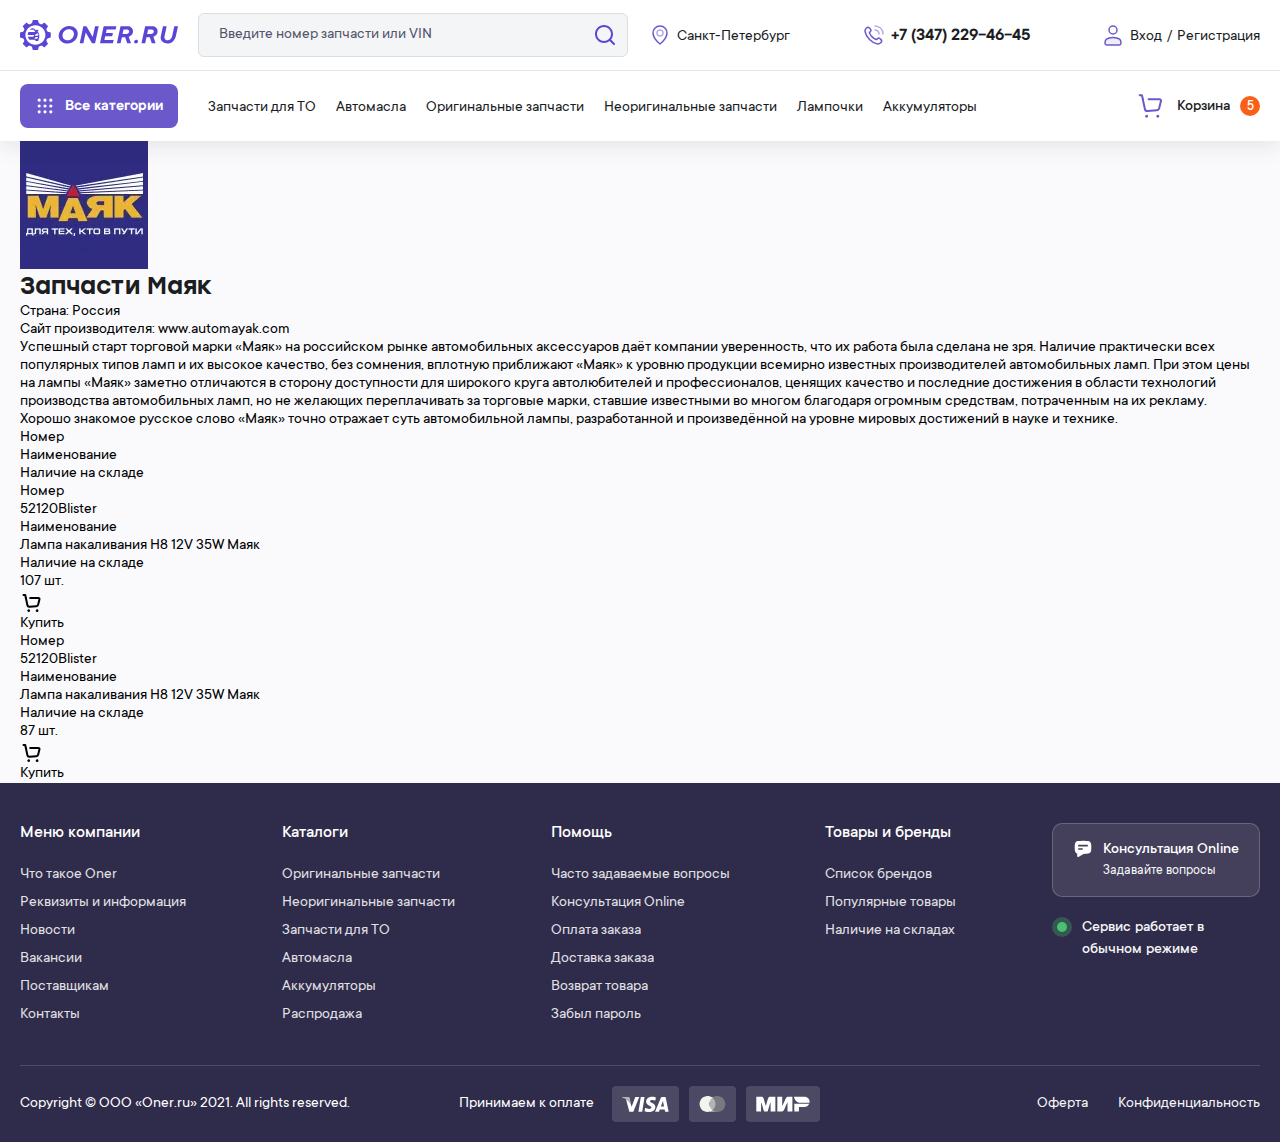
<file: brand.html>
<!DOCTYPE html>
<html lang="ru">

<head>
   <meta charset="UTF-8">
   <meta name="viewport" content="width=device-width, initial-scale=1.0">
   <meta name="description" content="Магазин автозапчастей">

   <title>Oner.ru</title>

   <!-- css -->
   <link rel="stylesheet" href="css/common.min.css">
   <link rel="stylesheet" href="css/brand.min.css">

   <!-- favicon -->
   <link rel="icon" type="image/png" href="img/favicon/favicon-96x96.webp" sizes="96x96">
   <link rel="icon" type="image/svg+xml" href="img/favicon/favicon.svg">
   <link rel="shortcut icon" href="img/favicon/favicon.ico">
   <link rel="apple-touch-icon" sizes="180x180" href="img/favicon/apple-touch-icon.webp">
   <meta name="apple-mobile-web-app-title" content="Oner.ru">
   <link rel="manifest" href="img/favicon/site.webmanifest">
</head>

<body>
   <header class="header">
      <div class="header__top">
         <div class="container">
            <div class="header__top-inner">
               <button class="header__menu-open" data-mobile-menu-open>
                  <img class="header__menu-open-icon" src="img/icons/menu.svg" width="24" height="24" alt="Открыть меню">
               </button>

               <a class="header__logo" href="#">
                  <img class="header__logo-img" src="img/icons/logo.svg" width="205" height="40" alt="Oner.ru">
               </a>

               <form class="header__search" action="#">
                  <input class="header__search-input" type="text" name="search" placeholder="Введите номер запчасти или VIN">
                  <button class="header__search-btn">
                     <img class="header__search-btn-icon" src="img/icons/search.svg" width="20" height="20" alt="Поиск">
                  </button>
               </form>

               <div class="header__top-col">
                  <button class="header__location" aria-label="Локация">
                     <img class="header__location-icon" src="img/icons/location.svg" width="24" height="24" alt="">
                     <span class="header__location-text">Санкт-Петербург</span>
                  </button>

                  <a class="header__tel" href="tel:+73472294645">
                     <img class="header__tel-icon" src="img/icons/tel.svg" width="24" height="24" alt="">
                     <span class="header__tel-text">+7 (347) 229-46-45</span>
                  </a>

                  <button class="header__user" aria-label="Пользователь">
                     <img class="header__user-icon" src="img/icons/user.svg" width="24" height="24" alt="">
                     <span class="header__user-text">Вход</span>
                     <span class="header__user-text">/</span>
                     <span class="header__user-text">Регистрация</span>
                  </button>
               </div>
            </div>
         </div>
      </div>

      <div class="header__bottom">
         <div class="container">
            <div class="header__bottom-inner">
               <button class="header__categories" data-header-categories-btn aria-label="Все категории">
                  <img class="header__categories-icon" src="img/icons/categories.svg" width="20" height="20" alt="">
                  <span class="header__categories-text">Все категории</span>
               </button>

               <nav class="header__menu">
                  <ul class="header__menu-list">
                     <li class="header__menu-item">
                        <a class="header__menu-link" href="#">Запчасти для ТО</a>
                     </li>
                     <li class="header__menu-item">
                        <a class="header__menu-link" href="#">Автомасла</a>
                     </li>
                     <li class="header__menu-item">
                        <a class="header__menu-link" href="#">Оригинальные запчасти</a>
                     </li>
                     <li class="header__menu-item">
                        <a class="header__menu-link" href="#">Неоригинальные запчасти</a>
                     </li>
                     <li class="header__menu-item">
                        <a class="header__menu-link" href="#">Лампочки</a>
                     </li>
                     <li class="header__menu-item">
                        <a class="header__menu-link" href="#">Аккумуляторы</a>
                     </li>
                  </ul>
               </nav>

               <a class="header__cart" href="#">
                  <img class="header__cart-icon" src="img/icons/cart.svg" width="32" height="32" alt="">
                  <span class="header__cart-text">Корзина</span>
                  <span class="header__cart-count">5</span>
               </a>
            </div>
         </div>
      </div>
   </header>

   <main class="main">
      <section class="brand">
         <div class="brand__top">
            <div class="container">
               <div class="brand__info">
                  <div class="brand__info-left">
                     <img class="brand__image" src="img/brands/brand-1-big.webp" srcset="img/brands/brand-1-big@2x.webp 2x" width="128" height="128" alt="Логотип Маяк">
                  </div>

                  <div class="brand__info-right">
                     <h1 class="brand__title title">Запчасти Маяк</h1>
                     <p class="brand__country">Страна: Россия</p>
                     <p class="brand__site">
                        Сайт производителя:
                        <a class="brand__site-link" href="#">www.automayak.com</a>
                     </p>
                     <p class="brand__description">Успешный старт торговой марки «Маяк» на российском рынке автомобильных аксессуаров даёт компании уверенность, что их работа была сделана не зря. Наличие практически всех популярных типов ламп и их высокое качество, без сомнения, вплотную приближают «Маяк» к уровню продукции всемирно известных производителей автомобильных ламп. При этом цены на лампы «Маяк» заметно отличаются в сторону доступности для широкого круга автолюбителей и профессионалов, ценящих качество и последние достижения в области технологий производства автомобильных ламп, но не желающих переплачивать за торговые марки, ставшие известными во многом благодаря огромным средствам, потраченным на их рекламу. Хорошо знакомое русское слово «Маяк» точно отражает суть автомобильной лампы, разработанной и произведённой на уровне мировых достижений в науке и технике.</p>
                  </div>
               </div>
            </div>
         </div>

         <div class="brand__bottom">
            <div class="container">
               <div class="brand__table">
                  <div class="brand__table-row brand__table-row--heading">
                     <div class="brand__table-row-inner">
                        <p class="brand__table-title">Номер</p>
                        <p class="brand__table-title">Наименование</p>
                        <p class="brand__table-title">Наличие на складе</p>
                     </div>
                  </div>

                  <div class="brand__table-row">
                     <div class="brand__table-row-inner">
                        <div class="brand__table-group">
                           <p class="brand__table-title brand__table-title--mobile">Номер</p>
                           <p class="brand__table-text">52120Blister</p>
                        </div>
                        <div class="brand__table-group">
                           <p class="brand__table-title brand__table-title--mobile">Наименование</p>
                           <p class="brand__table-text">Лампа накаливания H8 12V 35W Маяк</p>
                        </div>
                        <div class="brand__table-group">
                           <p class="brand__table-title brand__table-title--mobile">Наличие на складе</p>
                           <p class="brand__table-text">107 шт.</p>
                        </div>
                        <button class="btn-buy">
                           <svg class="btn-buy__icon" width="24" height="24" viewBox="0 0 24 24" fill="none" xmlns="http://www.w3.org/2000/svg">
                              <path d="M5.87305 7L7.40805 14.246C7.61905 15.244 8.54805 15.923 9.56405 15.822L16.38 15.14C17.22 15.056 17.916 14.454 18.121 13.635L19.469 8.243C19.627 7.611 19.15 7 18.499 7H10.186" stroke="currentColor" stroke-width="2" stroke-linecap="round" stroke-linejoin="round" />
                              <path d="M5.874 7L5.224 4H3.5" stroke="currentColor" stroke-width="2" stroke-linecap="round" stroke-linejoin="round" />
                              <path d="M17.1093 19.2668C16.9073 19.2668 16.7433 19.4308 16.7453 19.6328C16.7453 19.8348 16.9093 19.9988 17.1113 19.9988C17.3133 19.9988 17.4773 19.8348 17.4773 19.6328C17.4763 19.4308 17.3123 19.2668 17.1093 19.2668" stroke="currentColor" stroke-width="2" stroke-linecap="round" stroke-linejoin="round" />
                              <path d="M8.69773 19.2663C8.49573 19.2663 8.33173 19.4303 8.33373 19.6323C8.33173 19.8353 8.49673 19.9993 8.69873 19.9993C8.90073 19.9993 9.06473 19.8353 9.06473 19.6333C9.06473 19.4303 8.90073 19.2663 8.69773 19.2663" stroke="currentColor" stroke-width="2" stroke-linecap="round" stroke-linejoin="round" />
                           </svg>
                           <span class="btn-buy__text">Купить</span>
                        </button>
                     </div>
                  </div>

                  <div class="brand__table-row">
                     <div class="brand__table-row-inner">
                        <div class="brand__table-group">
                           <p class="brand__table-title brand__table-title--mobile">Номер</p>
                           <p class="brand__table-text">52120Blister</p>
                        </div>
                        <div class="brand__table-group">
                           <p class="brand__table-title brand__table-title--mobile">Наименование</p>
                           <p class="brand__table-text">Лампа накаливания H8 12V 35W Маяк</p>
                        </div>
                        <div class="brand__table-group">
                           <p class="brand__table-title brand__table-title--mobile">Наличие на складе</p>
                           <p class="brand__table-text">87 шт.</p>
                        </div>
                        <button class="btn-buy">
                           <svg class="btn-buy__icon" width="24" height="24" viewBox="0 0 24 24" fill="none" xmlns="http://www.w3.org/2000/svg">
                              <path d="M5.87305 7L7.40805 14.246C7.61905 15.244 8.54805 15.923 9.56405 15.822L16.38 15.14C17.22 15.056 17.916 14.454 18.121 13.635L19.469 8.243C19.627 7.611 19.15 7 18.499 7H10.186" stroke="currentColor" stroke-width="2" stroke-linecap="round" stroke-linejoin="round" />
                              <path d="M5.874 7L5.224 4H3.5" stroke="currentColor" stroke-width="2" stroke-linecap="round" stroke-linejoin="round" />
                              <path d="M17.1093 19.2668C16.9073 19.2668 16.7433 19.4308 16.7453 19.6328C16.7453 19.8348 16.9093 19.9988 17.1113 19.9988C17.3133 19.9988 17.4773 19.8348 17.4773 19.6328C17.4763 19.4308 17.3123 19.2668 17.1093 19.2668" stroke="currentColor" stroke-width="2" stroke-linecap="round" stroke-linejoin="round" />
                              <path d="M8.69773 19.2663C8.49573 19.2663 8.33173 19.4303 8.33373 19.6323C8.33173 19.8353 8.49673 19.9993 8.69873 19.9993C8.90073 19.9993 9.06473 19.8353 9.06473 19.6333C9.06473 19.4303 8.90073 19.2663 8.69773 19.2663" stroke="currentColor" stroke-width="2" stroke-linecap="round" stroke-linejoin="round" />
                           </svg>
                           <span class="btn-buy__text">Купить</span>
                        </button>
                     </div>
                  </div>
               </div>
            </div>
         </div>
      </section>
   </main>

   <footer class="footer">
      <div class="container">
         <div class="footer__top">
            <div class="footer__menu" data-footer-accordion>
               <p class="footer__menu-title" data-footer-accordion-toggler>
                  <span class="footer__menu-title-text">Меню компании</span>
                  <img class="footer__menu-title-icon" src="img/icons/arrow-down-white.svg" width="24" height="24" loading="lazy" alt="">
               </p>
               <ul class="footer__menu-list" data-footer-accordion-body>
                  <li class="footer__menu-item">
                     <a class="footer__menu-link" href="#">Что такое Oner</a>
                  </li>
                  <li class="footer__menu-item">
                     <a class="footer__menu-link" href="#">Реквизиты и информация</a>
                  </li>
                  <li class="footer__menu-item">
                     <a class="footer__menu-link" href="#">Новости</a>
                  </li>
                  <li class="footer__menu-item">
                     <a class="footer__menu-link" href="#">Вакансии</a>
                  </li>
                  <li class="footer__menu-item">
                     <a class="footer__menu-link" href="#">Поставщикам</a>
                  </li>
                  <li class="footer__menu-item">
                     <a class="footer__menu-link" href="#">Контакты</a>
                  </li>
               </ul>
            </div>

            <div class="footer__menu" data-footer-accordion>
               <p class="footer__menu-title" data-footer-accordion-toggler>
                  <span class="footer__menu-title-text">Каталоги</span>
                  <img class="footer__menu-title-icon" src="img/icons/arrow-down-white.svg" width="24" height="24" loading="lazy" alt="">
               </p>
               <ul class="footer__menu-list" data-footer-accordion-body>
                  <li class="footer__menu-item">
                     <a class="footer__menu-link" href="#">Оригинальные запчасти</a>
                  </li>
                  <li class="footer__menu-item">
                     <a class="footer__menu-link" href="#">Неоригинальные запчасти</a>
                  </li>
                  <li class="footer__menu-item">
                     <a class="footer__menu-link" href="#">Запчасти для ТО</a>
                  </li>
                  <li class="footer__menu-item">
                     <a class="footer__menu-link" href="#">Автомасла</a>
                  </li>
                  <li class="footer__menu-item">
                     <a class="footer__menu-link" href="#">Аккумуляторы</a>
                  </li>
                  <li class="footer__menu-item">
                     <a class="footer__menu-link" href="#">Распродажа</a>
                  </li>
               </ul>
            </div>

            <div class="footer__menu" data-footer-accordion>
               <p class="footer__menu-title" data-footer-accordion-toggler>
                  <span class="footer__menu-title-text">Помощь</span>
                  <img class="footer__menu-title-icon" src="img/icons/arrow-down-white.svg" width="24" height="24" loading="lazy" alt="">
               </p>
               <ul class="footer__menu-list" data-footer-accordion-body>
                  <li class="footer__menu-item">
                     <a class="footer__menu-link" href="#">Часто задаваемые вопросы</a>
                  </li>
                  <li class="footer__menu-item">
                     <a class="footer__menu-link" href="#">Консультация Online</a>
                  </li>
                  <li class="footer__menu-item">
                     <a class="footer__menu-link" href="#">Оплата заказа</a>
                  </li>
                  <li class="footer__menu-item">
                     <a class="footer__menu-link" href="#">Доставка заказа</a>
                  </li>
                  <li class="footer__menu-item">
                     <a class="footer__menu-link" href="#">Возврат товара</a>
                  </li>
                  <li class="footer__menu-item">
                     <a class="footer__menu-link" href="#">Забыл пароль</a>
                  </li>
               </ul>
            </div>

            <div class="footer__menu" data-footer-accordion>
               <p class="footer__menu-title" data-footer-accordion-toggler>
                  <span class="footer__menu-title-text">Товары и бренды</span>
                  <img class="footer__menu-title-icon" src="img/icons/arrow-down-white.svg" width="24" height="24" loading="lazy" alt="">
               </p>
               <ul class="footer__menu-list" data-footer-accordion-body>
                  <li class="footer__menu-item">
                     <a class="footer__menu-link" href="#">Список брендов</a>
                  </li>
                  <li class="footer__menu-item">
                     <a class="footer__menu-link" href="#">Популярные товары</a>
                  </li>
                  <li class="footer__menu-item">
                     <a class="footer__menu-link" href="#">Наличие на складах</a>
                  </li>
               </ul>
            </div>

            <div class="footer__info">
               <a class="footer__consultation" href="#">
                  <img class="footer__consultation-icon" src="img/icons/consultation.svg" width="20" height="20" loading="lazy" alt="">
                  <div class="footer__consultation-col">
                     <p class="footer__consultation-title">Консультация Online</p>
                     <p class="footer__consultation-text">Задавайте вопросы</p>
                  </div>
               </a>

               <div class="footer__service">
                  <p class="footer__service-text">Сервис работает в обычном режиме</p>
               </div>
            </div>
         </div>

         <div class="footer__bottom">
            <p class="footer__copyright">Copyright © ООО «Oner.ru» 2021. All rights reserved.</p>

            <div class="footer__pay">
               <p class="footer__pay-text">Принимаем к оплате</p>
               <div class="footer__pay-cards">
                  <a class="footer__pay-card" href="#">
                     <img class="footer__pay-icon" src="img/icons/visa.svg" width="47" height="16" loading="lazy" alt="Visa">
                  </a>
                  <a class="footer__pay-card" href="#">
                     <img class="footer__pay-icon" src="img/icons/mastercard.svg" width="27" height="16" loading="lazy" alt="Mastercard">
                  </a>
                  <a class="footer__pay-card" href="#">
                     <img class="footer__pay-icon" src="img/icons/mir.svg" width="54" height="16" loading="lazy" alt="Мир">
                  </a>
               </div>
            </div>

            <div class="footer__links">
               <a class="footer__links-link" href="#">Оферта</a>
               <a class="footer__links-link" href="#">Конфиденциальность</a>
            </div>
         </div>
      </div>
   </footer>

   <div class="mobile-menu" data-mobile-menu>
      <div class="mobile-menu__row-1">
         <div class="container">
            <div class="mobile-menu__row-1-inner">
               <button class="mobile-menu__close" data-mobile-menu-close>
                  <img class="mobile-menu__close-icon" src="img/icons/close.svg" width="24" height="24" alt="Закрыть меню">
               </button>

               <button class="mobile-menu__user">
                  <img class="mobile-menu__user-icon" src="img/icons/user.svg" width="24" height="24" alt="">
                  <span class="mobile-menu__user-text">Вход</span>
                  <span class="mobile-menu__user-text">/</span>
                  <span class="mobile-menu__user-text">Регистрация</span>
               </button>
            </div>
         </div>
      </div>

      <div class="mobile-menu__row-2">
         <div class="container">
            <div class="mobile-menu__row-2-inner">
               <button class="mobile-menu__location">
                  <img class="mobile-menu__location-icon" src="img/icons/location.svg" width="24" height="24" alt="">
                  <span class="mobile-menu__location-text">Санкт-Петербург</span>
               </button>

               <a class="mobile-menu__tel" href="tel:+73472294645">
                  <img class="mobile-menu__tel-icon" src="img/icons/tel.svg" width="24" height="24" alt="">
                  <span class="mobile-menu__tel-text">+7 (347) 229-46-45</span>
               </a>

               <a class="mobile-menu__cart" href="#">
                  <img class="mobile-menu__cart-icon" src="img/icons/cart.svg" width="24" height="24" alt="">
                  <span class="mobile-menu__cart-text">Корзина</span>
                  <span class="mobile-menu__cart-count">5</span>
               </a>
            </div>
         </div>
      </div>

      <div class="mobile-menu__row-3">
         <div class="container">
            <ul class="mobile-menu__list">
               <li class="mobile-menu__list-item">
                  <a class="mobile-menu__list-link" href="#">Запчасти для ТО</a>
               </li>
               <li class="mobile-menu__list-item">
                  <a class="mobile-menu__list-link" href="#">Автомасла</a>
               </li>
               <li class="mobile-menu__list-item">
                  <a class="mobile-menu__list-link" href="#">Оригинальные запчасти</a>
               </li>
               <li class="mobile-menu__list-item">
                  <a class="mobile-menu__list-link" href="#">Неоригинальные запчасти</a>
               </li>
               <li class="mobile-menu__list-item">
                  <a class="mobile-menu__list-link" href="#">Лампочки</a>
               </li>
               <li class="mobile-menu__list-item">
                  <a class="mobile-menu__list-link" href="#">Аккумуляторы</a>
               </li>
            </ul>
         </div>
      </div>
   </div>

   <div class="all-categories" data-all-categories>
      <div class="all-categories__container container" data-all-categories-container>
         <div class="all-categories__inner" data-all-categories-inner>
            <ul class="all-categories__list">
               <li class="all-categories__item">
                  <a class="all-categories__link" href="#">
                     <img class="all-categories__icon" src="img/icons/all-categories-1.svg" width="32" height="32" alt="">
                     <span class="all-categories__text">Оригинальные запчасти</span>
                  </a>
               </li>

               <li class="all-categories__item">
                  <a class="all-categories__link" href="#">
                     <img class="all-categories__icon" src="img/icons/all-categories-2.svg" width="32" height="32" alt="">
                     <span class="all-categories__text">Неоригинальные запчасти</span>
                  </a>
               </li>

               <li class="all-categories__item">
                  <a class="all-categories__link" href="#">
                     <img class="all-categories__icon" src="img/icons/all-categories-3.svg" width="32" height="32" alt="">
                     <span class="all-categories__text">Запчасти ВАЗ, ГАЗ, КАМАЗ</span>
                  </a>
               </li>

               <li class="all-categories__item">
                  <a class="all-categories__link" href="#">
                     <img class="all-categories__icon" src="img/icons/all-categories-4.svg" width="32" height="32" alt="">
                     <span class="all-categories__text">Кузовные запчасти</span>
                  </a>
               </li>

               <li class="all-categories__item">
                  <a class="all-categories__link" href="#">
                     <img class="all-categories__icon" src="img/icons/all-categories-5.svg" width="32" height="32" alt="">
                     <span class="all-categories__text">Запчасти для ТО</span>
                  </a>
               </li>

               <li class="all-categories__item">
                  <a class="all-categories__link" href="#">
                     <img class="all-categories__icon" src="img/icons/all-categories-6.svg" width="32" height="32" alt="">
                     <span class="all-categories__text">Автостёкла</span>
                  </a>
               </li>

               <li class="all-categories__item">
                  <a class="all-categories__link" href="#">
                     <img class="all-categories__icon" src="img/icons/all-categories-7.svg" width="32" height="32" alt="">
                     <span class="all-categories__text">Автомасла</span>
                  </a>
               </li>

               <li class="all-categories__item">
                  <a class="all-categories__link" href="#">
                     <img class="all-categories__icon" src="img/icons/all-categories-8.svg" width="32" height="32" alt="">
                     <span class="all-categories__text">Автохимия</span>
                  </a>
               </li>

               <li class="all-categories__item">
                  <a class="all-categories__link" href="#">
                     <img class="all-categories__icon" src="img/icons/all-categories-9.svg" width="32" height="32" alt="">
                     <span class="all-categories__text">Диски</span>
                  </a>
               </li>

               <li class="all-categories__item">
                  <a class="all-categories__link" href="#">
                     <img class="all-categories__icon" src="img/icons/all-categories-10.svg" width="32" height="32" alt="">
                     <span class="all-categories__text">Аккумуляторы</span>
                  </a>
               </li>

               <li class="all-categories__item">
                  <a class="all-categories__link" href="#">
                     <img class="all-categories__icon" src="img/icons/all-categories-11.svg" width="32" height="32" alt="">
                     <span class="all-categories__text">Автолампы</span>
                  </a>
               </li>
            </ul>

            <a class="all-categories__banner" href="#">
               <img class="all-categories__banner-img" src="img/banners/all-categories.webp" srcset="img/banners/all-categories@2x.webp 2x" width="260" height="240" alt="Баннер">
            </a>
         </div>
      </div>
   </div>

   <!-- js -->
   <script src="js/common.js"></script>
</body>

</html>

<button class="" data-toggler></button>
</file>
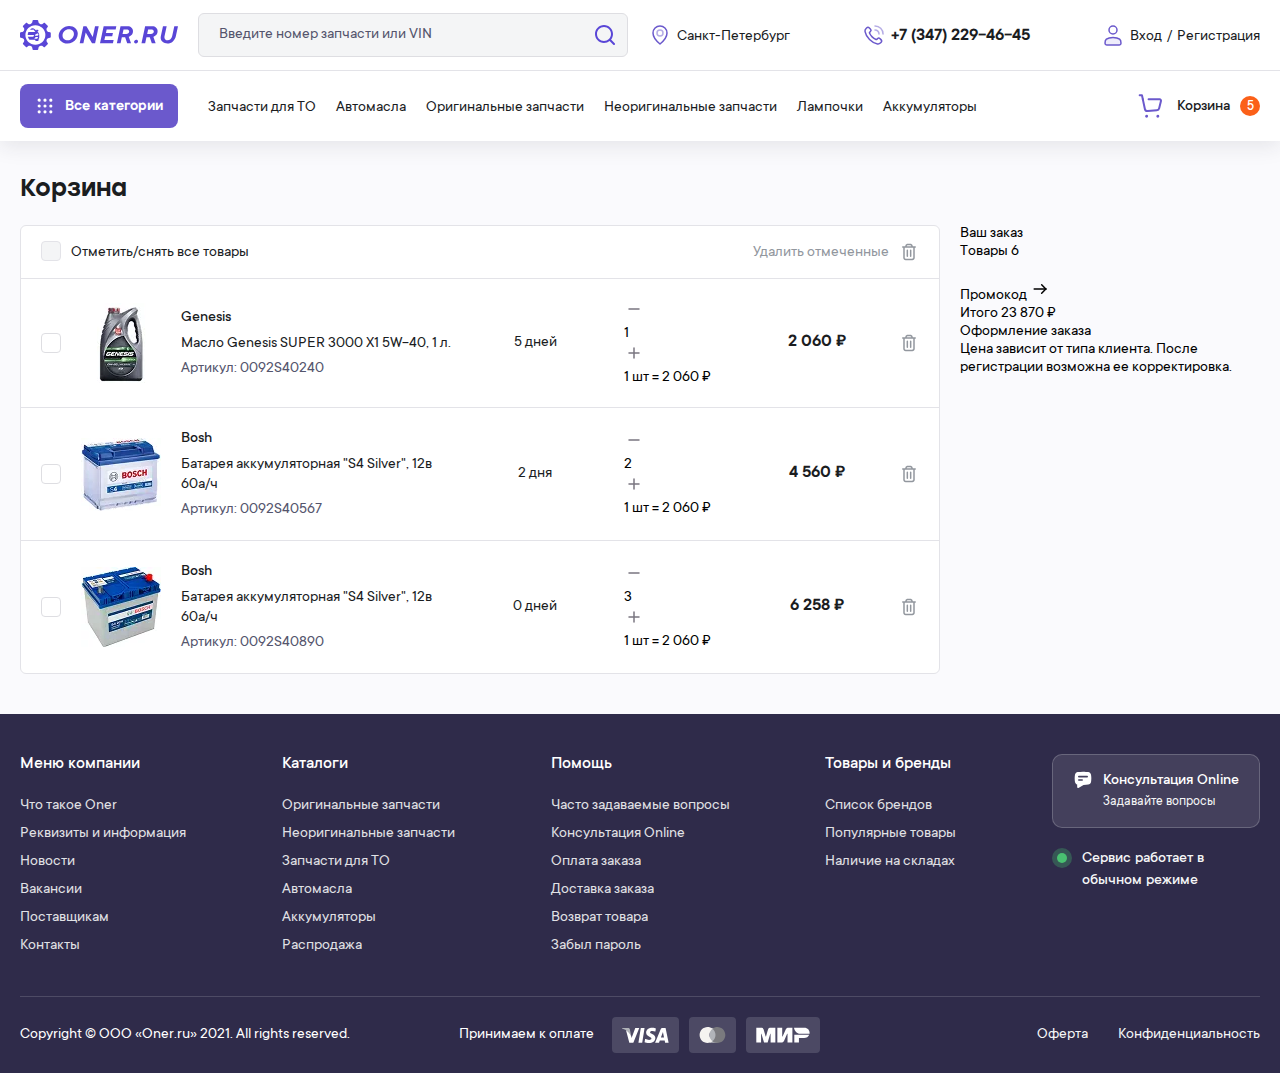
<file: cart.html>
<!DOCTYPE html>
<html lang="ru">

<head>
   <meta charset="UTF-8">
   <meta name="viewport" content="width=device-width, initial-scale=1.0">
   <meta name="description" content="Магазин автозапчастей">

   <title>Oner.ru</title>

   <!-- css -->
   <link rel="stylesheet" href="css/common.min.css">
   <link rel="stylesheet" href="css/cart.min.css">

   <!-- favicon -->
   <link rel="icon" type="image/png" href="img/favicon/favicon-96x96.webp" sizes="96x96">
   <link rel="icon" type="image/svg+xml" href="img/favicon/favicon.svg">
   <link rel="shortcut icon" href="img/favicon/favicon.ico">
   <link rel="apple-touch-icon" sizes="180x180" href="img/favicon/apple-touch-icon.webp">
   <meta name="apple-mobile-web-app-title" content="Oner.ru">
   <link rel="manifest" href="img/favicon/site.webmanifest">
</head>

<body>
   <header class="header">
      <div class="header__top">
         <div class="container">
            <div class="header__top-inner">
               <button class="header__menu-open" data-mobile-menu-open>
                  <img class="header__menu-open-icon" src="img/icons/menu.svg" width="24" height="24" alt="Открыть меню">
               </button>

               <a class="header__logo" href="/">
                  <img class="header__logo-img" src="img/icons/logo.svg" width="205" height="40" alt="Oner.ru">
               </a>

               <form class="header__search" action="#">
                  <input class="header__search-input" type="text" name="search" placeholder="Введите номер запчасти или VIN">
                  <button class="header__search-btn">
                     <img class="header__search-btn-icon" src="img/icons/search.svg" width="20" height="20" alt="Поиск">
                  </button>
               </form>

               <div class="header__top-col">
                  <button class="header__location" aria-label="Локация">
                     <img class="header__location-icon" src="img/icons/location.svg" width="24" height="24" alt="">
                     <span class="header__location-text">Санкт-Петербург</span>
                  </button>

                  <a class="header__tel" href="tel:+73472294645">
                     <img class="header__tel-icon" src="img/icons/tel.svg" width="24" height="24" alt="">
                     <span class="header__tel-text">+7 (347) 229-46-45</span>
                  </a>

                  <button class="header__user" aria-label="Пользователь">
                     <img class="header__user-icon" src="img/icons/user.svg" width="24" height="24" alt="">
                     <span class="header__user-text">Вход</span>
                     <span class="header__user-text">/</span>
                     <span class="header__user-text">Регистрация</span>
                  </button>
               </div>
            </div>
         </div>
      </div>

      <div class="header__bottom">
         <div class="container">
            <div class="header__bottom-inner">
               <button class="header__categories" data-header-categories-btn aria-label="Все категории">
                  <img class="header__categories-icon" src="img/icons/categories.svg" width="20" height="20" alt="">
                  <span class="header__categories-text">Все категории</span>
               </button>

               <nav class="header__menu">
                  <ul class="header__menu-list">
                     <li class="header__menu-item">
                        <a class="header__menu-link" href="#">Запчасти для ТО</a>
                     </li>
                     <li class="header__menu-item">
                        <a class="header__menu-link" href="#">Автомасла</a>
                     </li>
                     <li class="header__menu-item">
                        <a class="header__menu-link" href="#">Оригинальные запчасти</a>
                     </li>
                     <li class="header__menu-item">
                        <a class="header__menu-link" href="#">Неоригинальные запчасти</a>
                     </li>
                     <li class="header__menu-item">
                        <a class="header__menu-link" href="#">Лампочки</a>
                     </li>
                     <li class="header__menu-item">
                        <a class="header__menu-link" href="#">Аккумуляторы</a>
                     </li>
                  </ul>
               </nav>

               <a class="header__cart" href="#" aria-current="page">
                  <img class="header__cart-icon" src="img/icons/cart.svg" width="32" height="32" alt="">
                  <span class="header__cart-text">Корзина</span>
                  <span class="header__cart-count">5</span>
               </a>
            </div>
         </div>
      </div>
   </header>

   <main class="main">
      <section class="cart">
         <div class="container">
            <h1 class="title cart__title">Корзина</h1>

            <div class="cart__body">
               <!-- cart-products -->
               <div class="cart-products">
                  <div class="cart-products__header">
                     <label class="checkbox">
                        <input class="checkbox__input" type="checkbox" name="products" value="all" aria-label="all" data-select-all>
                        <span class="checkbox__fake checkbox__fake--gray"></span>
                        <span class="checkbox__text">Отметить/снять все товары</span>
                     </label>

                     <button class="cart-products__delete">
                        <span class="cart-products__delete-text">Удалить отмеченные</span>
                        <svg class="cart-products__delete-icon" width="20" height="20" viewBox="0 0 20 20" fill="none" xmlns="http://www.w3.org/2000/svg">
                           <path d="M14.252 5.74805H5.74805V15.8359C5.74805 16.3426 6.15839 16.7529 6.66504 16.7529H13.334C13.8406 16.7529 14.252 16.3426 14.252 15.8359V5.74805ZM7.58203 14.1689V8.33301C7.58203 7.91889 7.91795 7.58316 8.33203 7.58301C8.74624 7.58301 9.08203 7.91879 9.08203 8.33301V14.1689C9.08184 14.583 8.74613 14.9189 8.33203 14.9189C7.91806 14.9188 7.58222 14.5829 7.58203 14.1689ZM10.917 14.1689V8.33301C10.917 7.91881 11.2528 7.58303 11.667 7.58301C12.0812 7.58301 12.417 7.91879 12.417 8.33301V14.1689C12.4168 14.583 12.0811 14.9189 11.667 14.9189C11.2529 14.9189 10.9172 14.583 10.917 14.1689ZM8.55469 3.25879C8.26883 3.30469 8.02048 3.48344 7.88672 3.74023L7.83008 3.875L7.70605 4.24805H12.2949L12.1709 3.875L12.1143 3.74023C11.9581 3.44039 11.6458 3.24676 11.2998 3.24707H8.7002L8.55469 3.25879ZM15.752 15.8359C15.752 17.171 14.6691 18.2529 13.334 18.2529H6.66504C5.32997 18.2529 4.24805 17.171 4.24805 15.8359V5.74805H3.74707C3.33286 5.74805 2.99707 5.41226 2.99707 4.99805C2.99711 4.58386 3.33288 4.24805 3.74707 4.24805H6.12402L6.40723 3.40039L6.47559 3.21875C6.85207 2.33207 7.72546 1.74684 8.70117 1.74707H11.2988V1.74805C12.2749 1.74732 13.1487 2.33164 13.5254 3.21875L13.5938 3.40039L13.5947 3.40137L13.876 4.24805H16.252C16.6661 4.24805 17.0019 4.58386 17.002 4.99805C17.002 5.41226 16.6662 5.74805 16.252 5.74805H15.752V15.8359Z" fill="currentColor" />
                        </svg>
                     </button>
                  </div>

                  <div class="cart-products__item">
                     <div class="cart-product">
                        <label class="checkbox">
                           <input class="checkbox__input" type="checkbox" name="products" value="product-1" aria-label="product-1" data-checkbox>
                           <span class="checkbox__fake"></span>
                        </label>

                        <img class="cart-product__image" src="img/products/product-4-small.webp" srcset="img/products/product-4-small@2x.webp 2x" width="50" height="80" alt="Фото товара">

                        <div class="cart-product__info">
                           <p class="cart-product__brand">Genesis</p>
                           <a class="cart-product__title" href="#">Масло Genesis SUPER 3000 X1 5W-40, 1 л.</a>
                           <p class="cart-product__articul">Артикул: 0092S40240</p>
                        </div>

                        <p class="cart-product__delivery">5 дней</p>

                        <div class="cart-product__counter" data-counter>
                           <div class="cart-product__counter-controls">
                              <button class="cart-product__counter-btn" type="button" data-counter-minus>
                                 <img class="cart-product__counter-btn-icon" src="img/icons/minus.svg" width="20" height="20" alt="Увеличить">
                              </button>
                              <input class="cart-product__counter-input" type="number" data-counter-input name="count-1" value="1" min="1" max="100" step="1">
                              <button class="cart-product__counter-btn" type="button" data-counter-plus>
                                 <img class="cart-product__counter-btn-icon" src="img/icons/plus.svg" width="20" height="20" alt="Уменьшить">
                              </button>
                           </div>
                           <p class="cart-product__counter-text">1 шт = 2 060 ₽</p>
                        </div>

                        <p class="cart-product__price">2 060 ₽</p>

                        <button class="cart-product__delete">
                           <svg class="cart-product__delete-icon" width="20" height="20" viewBox="0 0 20 20" fill="none" xmlns="http://www.w3.org/2000/svg">
                              <path d="M14.252 5.74805H5.74805V15.8359C5.74805 16.3426 6.15839 16.7529 6.66504 16.7529H13.334C13.8406 16.7529 14.252 16.3426 14.252 15.8359V5.74805ZM7.58203 14.1689V8.33301C7.58203 7.91889 7.91795 7.58316 8.33203 7.58301C8.74624 7.58301 9.08203 7.91879 9.08203 8.33301V14.1689C9.08184 14.583 8.74613 14.9189 8.33203 14.9189C7.91806 14.9188 7.58222 14.5829 7.58203 14.1689ZM10.917 14.1689V8.33301C10.917 7.91881 11.2528 7.58303 11.667 7.58301C12.0812 7.58301 12.417 7.91879 12.417 8.33301V14.1689C12.4168 14.583 12.0811 14.9189 11.667 14.9189C11.2529 14.9189 10.9172 14.583 10.917 14.1689ZM8.55469 3.25879C8.26883 3.30469 8.02048 3.48344 7.88672 3.74023L7.83008 3.875L7.70605 4.24805H12.2949L12.1709 3.875L12.1143 3.74023C11.9581 3.44039 11.6458 3.24676 11.2998 3.24707H8.7002L8.55469 3.25879ZM15.752 15.8359C15.752 17.171 14.6691 18.2529 13.334 18.2529H6.66504C5.32997 18.2529 4.24805 17.171 4.24805 15.8359V5.74805H3.74707C3.33286 5.74805 2.99707 5.41226 2.99707 4.99805C2.99711 4.58386 3.33288 4.24805 3.74707 4.24805H6.12402L6.40723 3.40039L6.47559 3.21875C6.85207 2.33207 7.72546 1.74684 8.70117 1.74707H11.2988V1.74805C12.2749 1.74732 13.1487 2.33164 13.5254 3.21875L13.5938 3.40039L13.5947 3.40137L13.876 4.24805H16.252C16.6661 4.24805 17.0019 4.58386 17.002 4.99805C17.002 5.41226 16.6662 5.74805 16.252 5.74805H15.752V15.8359Z" fill="currentColor" />
                           </svg>
                        </button>
                     </div>
                  </div>

                  <div class="cart-products__item">
                     <div class="cart-product">
                        <label class="checkbox">
                           <input class="checkbox__input" type="checkbox" name="products" value="product-2" aria-label="product-2" data-checkbox>
                           <span class="checkbox__fake"></span>
                        </label>

                        <img class="cart-product__image" src="img/products/product-5-small.webp" srcset="img/products/product-5-small@2x.webp 2x" width="80" height="73" alt="Фото товара">

                        <div class="cart-product__info">
                           <p class="cart-product__brand">Bosh</p>
                           <a class="cart-product__title" href="#">Батарея аккумуляторная "S4 Silver", 12в 60а/ч</a>
                           <p class="cart-product__articul">Артикул: 0092S40567</p>
                        </div>

                        <p class="cart-product__delivery">2 дня</p>

                        <div class="cart-product__counter" data-counter>
                           <div class="cart-product__counter-controls">
                              <button class="cart-product__counter-btn" type="button" data-counter-minus>
                                 <img class="cart-product__counter-btn-icon" src="img/icons/minus.svg" width="20" height="20" alt="Увеличить">
                              </button>
                              <input class="cart-product__counter-input" type="number" data-counter-input name="count-2" value="2" min="1" max="100" step="1">
                              <button class="cart-product__counter-btn" type="button" data-counter-plus>
                                 <img class="cart-product__counter-btn-icon" src="img/icons/plus.svg" width="20" height="20" alt="Уменьшить">
                              </button>
                           </div>
                           <p class="cart-product__counter-text">1 шт = 2 060 ₽</p>
                        </div>

                        <p class="cart-product__price">4 560 ₽</p>

                        <button class="cart-product__delete">
                           <svg class="cart-product__delete-icon" width="20" height="20" viewBox="0 0 20 20" fill="none" xmlns="http://www.w3.org/2000/svg">
                              <path d="M14.252 5.74805H5.74805V15.8359C5.74805 16.3426 6.15839 16.7529 6.66504 16.7529H13.334C13.8406 16.7529 14.252 16.3426 14.252 15.8359V5.74805ZM7.58203 14.1689V8.33301C7.58203 7.91889 7.91795 7.58316 8.33203 7.58301C8.74624 7.58301 9.08203 7.91879 9.08203 8.33301V14.1689C9.08184 14.583 8.74613 14.9189 8.33203 14.9189C7.91806 14.9188 7.58222 14.5829 7.58203 14.1689ZM10.917 14.1689V8.33301C10.917 7.91881 11.2528 7.58303 11.667 7.58301C12.0812 7.58301 12.417 7.91879 12.417 8.33301V14.1689C12.4168 14.583 12.0811 14.9189 11.667 14.9189C11.2529 14.9189 10.9172 14.583 10.917 14.1689ZM8.55469 3.25879C8.26883 3.30469 8.02048 3.48344 7.88672 3.74023L7.83008 3.875L7.70605 4.24805H12.2949L12.1709 3.875L12.1143 3.74023C11.9581 3.44039 11.6458 3.24676 11.2998 3.24707H8.7002L8.55469 3.25879ZM15.752 15.8359C15.752 17.171 14.6691 18.2529 13.334 18.2529H6.66504C5.32997 18.2529 4.24805 17.171 4.24805 15.8359V5.74805H3.74707C3.33286 5.74805 2.99707 5.41226 2.99707 4.99805C2.99711 4.58386 3.33288 4.24805 3.74707 4.24805H6.12402L6.40723 3.40039L6.47559 3.21875C6.85207 2.33207 7.72546 1.74684 8.70117 1.74707H11.2988V1.74805C12.2749 1.74732 13.1487 2.33164 13.5254 3.21875L13.5938 3.40039L13.5947 3.40137L13.876 4.24805H16.252C16.6661 4.24805 17.0019 4.58386 17.002 4.99805C17.002 5.41226 16.6662 5.74805 16.252 5.74805H15.752V15.8359Z" fill="currentColor" />
                           </svg>
                        </button>
                     </div>
                  </div>

                  <div class="cart-products__item">
                     <div class="cart-product">
                        <label class="checkbox">
                           <input class="checkbox__input" type="checkbox" name="products" value="product-3" aria-label="product-3" data-checkbox>
                           <span class="checkbox__fake"></span>
                        </label>

                        <img class="cart-product__image" src="img/products/product-6-small.webp" srcset="img/products/product-6-small@2x.webp 2x" width="80" height="80" alt="Фото товара">

                        <div class="cart-product__info">
                           <p class="cart-product__brand">Bosh</p>
                           <a class="cart-product__title" href="#">Батарея аккумуляторная "S4 Silver", 12в 60а/ч</a>
                           <p class="cart-product__articul">Артикул: 0092S40890</p>
                        </div>

                        <p class="cart-product__delivery">0 дней</p>

                        <div class="cart-product__counter" data-counter>
                           <div class="cart-product__counter-controls">
                              <button class="cart-product__counter-btn" type="button" data-counter-minus>
                                 <img class="cart-product__counter-btn-icon" src="img/icons/minus.svg" width="20" height="20" alt="Увеличить">
                              </button>
                              <input class="cart-product__counter-input" type="number" data-counter-input name="count-3" value="3" min="1" max="100" step="1">
                              <button class="cart-product__counter-btn" type="button" data-counter-plus>
                                 <img class="cart-product__counter-btn-icon" src="img/icons/plus.svg" width="20" height="20" alt="Уменьшить">
                              </button>
                           </div>
                           <p class="cart-product__counter-text">1 шт = 2 060 ₽</p>
                        </div>

                        <p class="cart-product__price">6 258 ₽</p>

                        <button class="cart-product__delete">
                           <svg class="cart-product__delete-icon" width="20" height="20" viewBox="0 0 20 20" fill="none" xmlns="http://www.w3.org/2000/svg">
                              <path d="M14.252 5.74805H5.74805V15.8359C5.74805 16.3426 6.15839 16.7529 6.66504 16.7529H13.334C13.8406 16.7529 14.252 16.3426 14.252 15.8359V5.74805ZM7.58203 14.1689V8.33301C7.58203 7.91889 7.91795 7.58316 8.33203 7.58301C8.74624 7.58301 9.08203 7.91879 9.08203 8.33301V14.1689C9.08184 14.583 8.74613 14.9189 8.33203 14.9189C7.91806 14.9188 7.58222 14.5829 7.58203 14.1689ZM10.917 14.1689V8.33301C10.917 7.91881 11.2528 7.58303 11.667 7.58301C12.0812 7.58301 12.417 7.91879 12.417 8.33301V14.1689C12.4168 14.583 12.0811 14.9189 11.667 14.9189C11.2529 14.9189 10.9172 14.583 10.917 14.1689ZM8.55469 3.25879C8.26883 3.30469 8.02048 3.48344 7.88672 3.74023L7.83008 3.875L7.70605 4.24805H12.2949L12.1709 3.875L12.1143 3.74023C11.9581 3.44039 11.6458 3.24676 11.2998 3.24707H8.7002L8.55469 3.25879ZM15.752 15.8359C15.752 17.171 14.6691 18.2529 13.334 18.2529H6.66504C5.32997 18.2529 4.24805 17.171 4.24805 15.8359V5.74805H3.74707C3.33286 5.74805 2.99707 5.41226 2.99707 4.99805C2.99711 4.58386 3.33288 4.24805 3.74707 4.24805H6.12402L6.40723 3.40039L6.47559 3.21875C6.85207 2.33207 7.72546 1.74684 8.70117 1.74707H11.2988V1.74805C12.2749 1.74732 13.1487 2.33164 13.5254 3.21875L13.5938 3.40039L13.5947 3.40137L13.876 4.24805H16.252C16.6661 4.24805 17.0019 4.58386 17.002 4.99805C17.002 5.41226 16.6662 5.74805 16.252 5.74805H15.752V15.8359Z" fill="currentColor" />
                           </svg>
                        </button>
                     </div>
                  </div>
               </div>

               <!-- cart-order -->
               <form class="cart-order" action="#">
                  <div class="cart-order__header">
                     <h2 class="cart-order__title">Ваш заказ</h2>
                  </div>

                  <div class="cart-order__body">
                     <div class="cart-order__products">
                        <span class="cart-order__products-text">Товары</span>
                        <span class="cart-order__products-text">6</span>
                     </div>

                     <label class="cart-order__promocode">
                        <input class="cart-order__promocode-input" type="text" name="promocode">
                        <span class="cart-order__promocode-title">Промокод</span>
                        <button class="cart-order__promocode-btn">
                           <svg class="cart-order__promocode-btn-icon" width="20" height="20" viewBox="0 0 20 20" fill="none" xmlns="http://www.w3.org/2000/svg">
                              <path d="M15.8337 9.99967H4.16699" stroke="currentColor" stroke-width="1.5" stroke-linecap="round" stroke-linejoin="round" />
                              <path d="M11.667 14.1667L15.8337 10" stroke="currentColor" stroke-width="1.5" stroke-linecap="round" stroke-linejoin="round" />
                              <path d="M11.667 5.83301L15.8337 9.99967" stroke="currentColor" stroke-width="1.5" stroke-linecap="round" stroke-linejoin="round" />
                           </svg>
                        </button>
                     </label>
                  </div>

                  <div class="cart-order__footer">
                     <div class="cart-order__total">
                        <span class="cart-order__total-text">Итого</span>
                        <span class="cart-order__total-text">23 870 ₽</span>
                     </div>

                     <button class="cart-order__btn btn" type="submit">Оформление заказа</button>

                     <p class="cart-order__text">Цена зависит от типа клиента. После регистрации возможна ее корректировка.</p>
                  </div>
               </form>
            </div>
         </div>
      </section>
   </main>

   <footer class="footer">
      <div class="container">
         <div class="footer__top">
            <div class="footer__menu" data-footer-accordion>
               <p class="footer__menu-title" data-footer-accordion-toggler>
                  <span class="footer__menu-title-text">Меню компании</span>
                  <img class="footer__menu-title-icon" src="img/icons/arrow-down-white.svg" width="24" height="24" loading="lazy" alt="">
               </p>
               <ul class="footer__menu-list" data-footer-accordion-body>
                  <li class="footer__menu-item">
                     <a class="footer__menu-link" href="#">Что такое Oner</a>
                  </li>
                  <li class="footer__menu-item">
                     <a class="footer__menu-link" href="#">Реквизиты и информация</a>
                  </li>
                  <li class="footer__menu-item">
                     <a class="footer__menu-link" href="#">Новости</a>
                  </li>
                  <li class="footer__menu-item">
                     <a class="footer__menu-link" href="#">Вакансии</a>
                  </li>
                  <li class="footer__menu-item">
                     <a class="footer__menu-link" href="#">Поставщикам</a>
                  </li>
                  <li class="footer__menu-item">
                     <a class="footer__menu-link" href="#">Контакты</a>
                  </li>
               </ul>
            </div>

            <div class="footer__menu" data-footer-accordion>
               <p class="footer__menu-title" data-footer-accordion-toggler>
                  <span class="footer__menu-title-text">Каталоги</span>
                  <img class="footer__menu-title-icon" src="img/icons/arrow-down-white.svg" width="24" height="24" loading="lazy" alt="">
               </p>
               <ul class="footer__menu-list" data-footer-accordion-body>
                  <li class="footer__menu-item">
                     <a class="footer__menu-link" href="#">Оригинальные запчасти</a>
                  </li>
                  <li class="footer__menu-item">
                     <a class="footer__menu-link" href="#">Неоригинальные запчасти</a>
                  </li>
                  <li class="footer__menu-item">
                     <a class="footer__menu-link" href="#">Запчасти для ТО</a>
                  </li>
                  <li class="footer__menu-item">
                     <a class="footer__menu-link" href="#">Автомасла</a>
                  </li>
                  <li class="footer__menu-item">
                     <a class="footer__menu-link" href="#">Аккумуляторы</a>
                  </li>
                  <li class="footer__menu-item">
                     <a class="footer__menu-link" href="#">Распродажа</a>
                  </li>
               </ul>
            </div>

            <div class="footer__menu" data-footer-accordion>
               <p class="footer__menu-title" data-footer-accordion-toggler>
                  <span class="footer__menu-title-text">Помощь</span>
                  <img class="footer__menu-title-icon" src="img/icons/arrow-down-white.svg" width="24" height="24" loading="lazy" alt="">
               </p>
               <ul class="footer__menu-list" data-footer-accordion-body>
                  <li class="footer__menu-item">
                     <a class="footer__menu-link" href="#">Часто задаваемые вопросы</a>
                  </li>
                  <li class="footer__menu-item">
                     <a class="footer__menu-link" href="#">Консультация Online</a>
                  </li>
                  <li class="footer__menu-item">
                     <a class="footer__menu-link" href="#">Оплата заказа</a>
                  </li>
                  <li class="footer__menu-item">
                     <a class="footer__menu-link" href="#">Доставка заказа</a>
                  </li>
                  <li class="footer__menu-item">
                     <a class="footer__menu-link" href="#">Возврат товара</a>
                  </li>
                  <li class="footer__menu-item">
                     <a class="footer__menu-link" href="#">Забыл пароль</a>
                  </li>
               </ul>
            </div>

            <div class="footer__menu" data-footer-accordion>
               <p class="footer__menu-title" data-footer-accordion-toggler>
                  <span class="footer__menu-title-text">Товары и бренды</span>
                  <img class="footer__menu-title-icon" src="img/icons/arrow-down-white.svg" width="24" height="24" loading="lazy" alt="">
               </p>
               <ul class="footer__menu-list" data-footer-accordion-body>
                  <li class="footer__menu-item">
                     <a class="footer__menu-link" href="#">Список брендов</a>
                  </li>
                  <li class="footer__menu-item">
                     <a class="footer__menu-link" href="#">Популярные товары</a>
                  </li>
                  <li class="footer__menu-item">
                     <a class="footer__menu-link" href="#">Наличие на складах</a>
                  </li>
               </ul>
            </div>

            <div class="footer__info">
               <a class="footer__consultation" href="#">
                  <img class="footer__consultation-icon" src="img/icons/consultation.svg" width="20" height="20" loading="lazy" alt="">
                  <div class="footer__consultation-col">
                     <p class="footer__consultation-title">Консультация Online</p>
                     <p class="footer__consultation-text">Задавайте вопросы</p>
                  </div>
               </a>

               <div class="footer__service">
                  <p class="footer__service-text">Сервис работает в обычном режиме</p>
               </div>
            </div>
         </div>

         <div class="footer__bottom">
            <p class="footer__copyright">Copyright © ООО «Oner.ru» 2021. All rights reserved.</p>

            <div class="footer__pay">
               <p class="footer__pay-text">Принимаем к оплате</p>
               <div class="footer__pay-cards">
                  <a class="footer__pay-card" href="#">
                     <img class="footer__pay-icon" src="img/icons/visa.svg" width="47" height="16" loading="lazy" alt="Visa">
                  </a>
                  <a class="footer__pay-card" href="#">
                     <img class="footer__pay-icon" src="img/icons/mastercard.svg" width="27" height="16" loading="lazy" alt="Mastercard">
                  </a>
                  <a class="footer__pay-card" href="#">
                     <img class="footer__pay-icon" src="img/icons/mir.svg" width="54" height="16" loading="lazy" alt="Мир">
                  </a>
               </div>
            </div>

            <div class="footer__links">
               <a class="footer__links-link" href="#">Оферта</a>
               <a class="footer__links-link" href="#">Конфиденциальность</a>
            </div>
         </div>
      </div>
   </footer>

   <div class="mobile-menu" data-mobile-menu>
      <div class="mobile-menu__row-1">
         <div class="container">
            <div class="mobile-menu__row-1-inner">
               <button class="mobile-menu__close" data-mobile-menu-close>
                  <img class="mobile-menu__close-icon" src="img/icons/close.svg" width="24" height="24" alt="Закрыть меню">
               </button>

               <button class="mobile-menu__user">
                  <img class="mobile-menu__user-icon" src="img/icons/user.svg" width="24" height="24" alt="">
                  <span class="mobile-menu__user-text">Вход</span>
                  <span class="mobile-menu__user-text">/</span>
                  <span class="mobile-menu__user-text">Регистрация</span>
               </button>
            </div>
         </div>
      </div>

      <div class="mobile-menu__row-2">
         <div class="container">
            <div class="mobile-menu__row-2-inner">
               <button class="mobile-menu__location">
                  <img class="mobile-menu__location-icon" src="img/icons/location.svg" width="24" height="24" alt="">
                  <span class="mobile-menu__location-text">Санкт-Петербург</span>
               </button>

               <a class="mobile-menu__tel" href="tel:+73472294645">
                  <img class="mobile-menu__tel-icon" src="img/icons/tel.svg" width="24" height="24" alt="">
                  <span class="mobile-menu__tel-text">+7 (347) 229-46-45</span>
               </a>

               <a class="mobile-menu__cart" href="#" aria-current="page">
                  <img class="mobile-menu__cart-icon" src="img/icons/cart.svg" width="24" height="24" alt="">
                  <span class="mobile-menu__cart-text">Корзина</span>
                  <span class="mobile-menu__cart-count">5</span>
               </a>
            </div>
         </div>
      </div>

      <div class="mobile-menu__row-3">
         <div class="container">
            <ul class="mobile-menu__list">
               <li class="mobile-menu__list-item">
                  <a class="mobile-menu__list-link" href="#">Запчасти для ТО</a>
               </li>
               <li class="mobile-menu__list-item">
                  <a class="mobile-menu__list-link" href="#">Автомасла</a>
               </li>
               <li class="mobile-menu__list-item">
                  <a class="mobile-menu__list-link" href="#">Оригинальные запчасти</a>
               </li>
               <li class="mobile-menu__list-item">
                  <a class="mobile-menu__list-link" href="#">Неоригинальные запчасти</a>
               </li>
               <li class="mobile-menu__list-item">
                  <a class="mobile-menu__list-link" href="#">Лампочки</a>
               </li>
               <li class="mobile-menu__list-item">
                  <a class="mobile-menu__list-link" href="#">Аккумуляторы</a>
               </li>
            </ul>
         </div>
      </div>
   </div>

   <div class="all-categories" data-all-categories>
      <div class="all-categories__container container" data-all-categories-container>
         <div class="all-categories__inner" data-all-categories-inner>
            <ul class="all-categories__list">
               <li class="all-categories__item">
                  <a class="all-categories__link" href="#">
                     <img class="all-categories__icon" src="img/icons/all-categories-1.svg" width="32" height="32" alt="">
                     <span class="all-categories__text">Оригинальные запчасти</span>
                  </a>
               </li>

               <li class="all-categories__item">
                  <a class="all-categories__link" href="#">
                     <img class="all-categories__icon" src="img/icons/all-categories-2.svg" width="32" height="32" alt="">
                     <span class="all-categories__text">Неоригинальные запчасти</span>
                  </a>
               </li>

               <li class="all-categories__item">
                  <a class="all-categories__link" href="#">
                     <img class="all-categories__icon" src="img/icons/all-categories-3.svg" width="32" height="32" alt="">
                     <span class="all-categories__text">Запчасти ВАЗ, ГАЗ, КАМАЗ</span>
                  </a>
               </li>

               <li class="all-categories__item">
                  <a class="all-categories__link" href="#">
                     <img class="all-categories__icon" src="img/icons/all-categories-4.svg" width="32" height="32" alt="">
                     <span class="all-categories__text">Кузовные запчасти</span>
                  </a>
               </li>

               <li class="all-categories__item">
                  <a class="all-categories__link" href="#">
                     <img class="all-categories__icon" src="img/icons/all-categories-5.svg" width="32" height="32" alt="">
                     <span class="all-categories__text">Запчасти для ТО</span>
                  </a>
               </li>

               <li class="all-categories__item">
                  <a class="all-categories__link" href="#">
                     <img class="all-categories__icon" src="img/icons/all-categories-6.svg" width="32" height="32" alt="">
                     <span class="all-categories__text">Автостёкла</span>
                  </a>
               </li>

               <li class="all-categories__item">
                  <a class="all-categories__link" href="#">
                     <img class="all-categories__icon" src="img/icons/all-categories-7.svg" width="32" height="32" alt="">
                     <span class="all-categories__text">Автомасла</span>
                  </a>
               </li>

               <li class="all-categories__item">
                  <a class="all-categories__link" href="#">
                     <img class="all-categories__icon" src="img/icons/all-categories-8.svg" width="32" height="32" alt="">
                     <span class="all-categories__text">Автохимия</span>
                  </a>
               </li>

               <li class="all-categories__item">
                  <a class="all-categories__link" href="#">
                     <img class="all-categories__icon" src="img/icons/all-categories-9.svg" width="32" height="32" alt="">
                     <span class="all-categories__text">Диски</span>
                  </a>
               </li>

               <li class="all-categories__item">
                  <a class="all-categories__link" href="#">
                     <img class="all-categories__icon" src="img/icons/all-categories-10.svg" width="32" height="32" alt="">
                     <span class="all-categories__text">Аккумуляторы</span>
                  </a>
               </li>

               <li class="all-categories__item">
                  <a class="all-categories__link" href="#">
                     <img class="all-categories__icon" src="img/icons/all-categories-11.svg" width="32" height="32" alt="">
                     <span class="all-categories__text">Автолампы</span>
                  </a>
               </li>
            </ul>

            <a class="all-categories__banner" href="#">
               <img class="all-categories__banner-img" src="img/banners/all-categories.webp" srcset="img/banners/all-categories@2x.webp 2x" width="260" height="240" alt="Баннер">
            </a>
         </div>
      </div>
   </div>

   <!-- js -->
   <script src="js/common.js"></script>
   <script src="js/cart.js"></script>
</body>

</html>
</file>
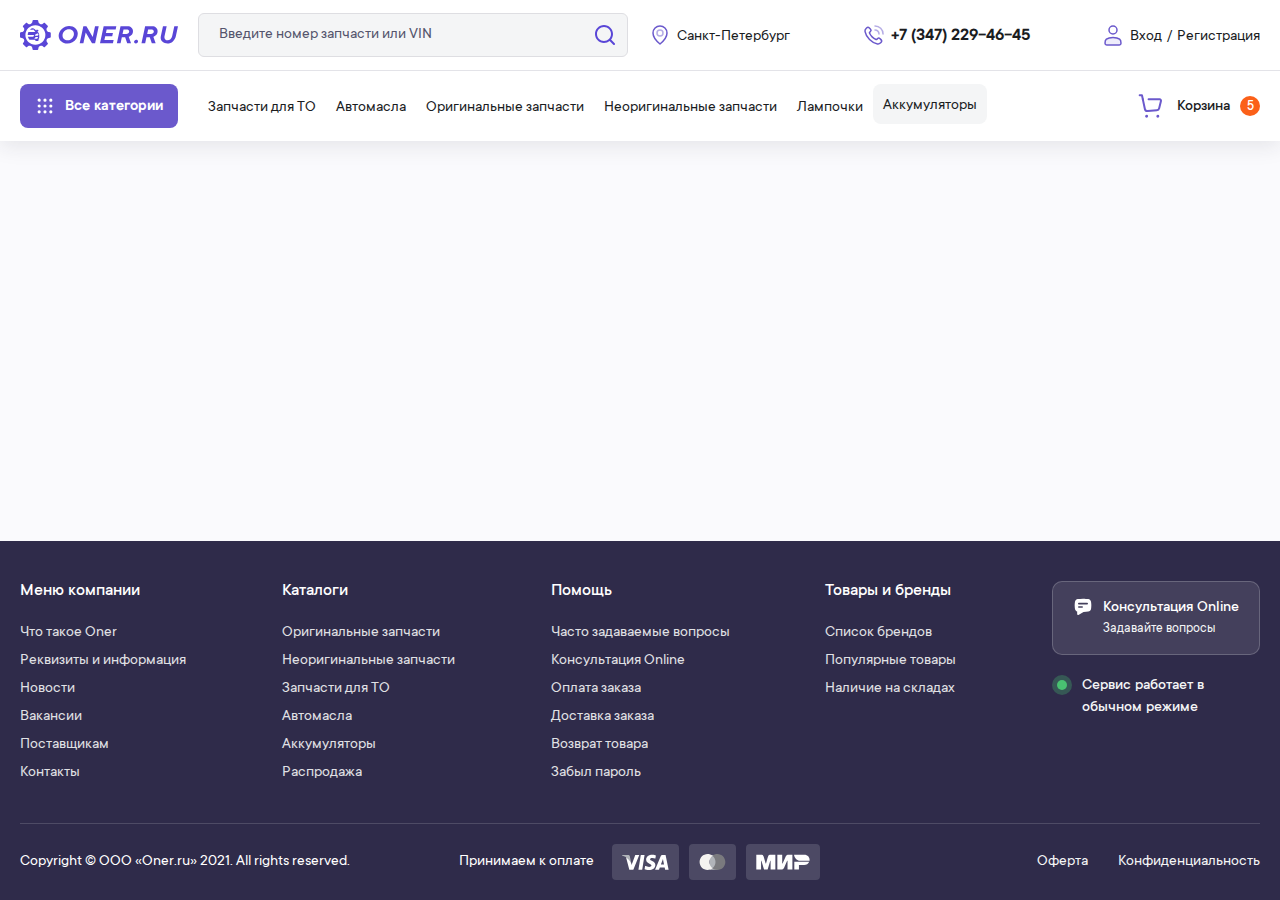
<file: catalog.html>
<!DOCTYPE html>
<html lang="ru">

<head>
   <meta charset="UTF-8">
   <meta name="viewport" content="width=device-width, initial-scale=1.0">
   <meta name="description" content="Магазин автозапчастей">

   <title>Oner.ru</title>

   <!-- css -->
   <link rel="stylesheet" href="css/common.min.css">
   <link rel="stylesheet" href="css/catalog.min.css">

   <!-- favicon -->
   <link rel="icon" type="image/png" href="img/favicon/favicon-96x96.webp" sizes="96x96">
   <link rel="icon" type="image/svg+xml" href="img/favicon/favicon.svg">
   <link rel="shortcut icon" href="img/favicon/favicon.ico">
   <link rel="apple-touch-icon" sizes="180x180" href="img/favicon/apple-touch-icon.webp">
   <meta name="apple-mobile-web-app-title" content="Oner.ru">
   <link rel="manifest" href="img/favicon/site.webmanifest">
</head>

<body>
   <header class="header">
      <div class="header__top">
         <div class="container">
            <div class="header__top-inner">
               <button class="header__menu-open" data-mobile-menu-open>
                  <img class="header__menu-open-icon" src="img/icons/menu.svg" width="24" height="24" alt="Открыть меню">
               </button>

               <a class="header__logo" href="#">
                  <img class="header__logo-img" src="img/icons/logo.svg" width="205" height="40" alt="Oner.ru">
               </a>

               <form class="header__search" action="#">
                  <input class="header__search-input" type="text" name="search" placeholder="Введите номер запчасти или VIN">
                  <button class="header__search-btn">
                     <img class="header__search-btn-icon" src="img/icons/search.svg" width="20" height="20" alt="Поиск">
                  </button>
               </form>

               <div class="header__top-col">
                  <button class="header__location" aria-label="Локация">
                     <img class="header__location-icon" src="img/icons/location.svg" width="24" height="24" alt="">
                     <span class="header__location-text">Санкт-Петербург</span>
                  </button>

                  <a class="header__tel" href="tel:+73472294645">
                     <img class="header__tel-icon" src="img/icons/tel.svg" width="24" height="24" alt="">
                     <span class="header__tel-text">+7 (347) 229-46-45</span>
                  </a>

                  <button class="header__user" aria-label="Пользователь">
                     <img class="header__user-icon" src="img/icons/user.svg" width="24" height="24" alt="">
                     <span class="header__user-text">Вход</span>
                     <span class="header__user-text">/</span>
                     <span class="header__user-text">Регистрация</span>
                  </button>
               </div>
            </div>
         </div>
      </div>

      <div class="header__bottom">
         <div class="container">
            <div class="header__bottom-inner">
               <button class="header__categories" data-header-categories-btn aria-label="Все категории">
                  <img class="header__categories-icon" src="img/icons/categories.svg" width="20" height="20" alt="">
                  <span class="header__categories-text">Все категории</span>
               </button>

               <nav class="header__menu">
                  <ul class="header__menu-list">
                     <li class="header__menu-item">
                        <a class="header__menu-link" href="#">Запчасти для ТО</a>
                     </li>
                     <li class="header__menu-item">
                        <a class="header__menu-link" href="#">Автомасла</a>
                     </li>
                     <li class="header__menu-item">
                        <a class="header__menu-link" href="#">Оригинальные запчасти</a>
                     </li>
                     <li class="header__menu-item">
                        <a class="header__menu-link" href="#">Неоригинальные запчасти</a>
                     </li>
                     <li class="header__menu-item">
                        <a class="header__menu-link" href="#">Лампочки</a>
                     </li>
                     <li class="header__menu-item">
                        <span class="header__menu-link header__menu-link--active">Аккумуляторы</span>
                     </li>
                  </ul>
               </nav>

               <a class="header__cart" href="#">
                  <img class="header__cart-icon" src="img/icons/cart.svg" width="32" height="32" alt="">
                  <span class="header__cart-text">Корзина</span>
                  <span class="header__cart-count">5</span>
               </a>
            </div>
         </div>
      </div>
   </header>

   <main class="main">
   </main>

   <footer class="footer">
      <div class="container">
         <div class="footer__top">
            <div class="footer__menu" data-footer-accordion>
               <h4 class="footer__menu-title" data-footer-accordion-toggler>
                  <span class="footer__menu-title-text">Меню компании</span>
                  <img class="footer__menu-title-icon" src="img/icons/arrow-down.svg" width="24" height="24" loading="lazy" alt="">
               </h4>
               <ul class="footer__menu-list" data-footer-accordion-body>
                  <li class="footer__menu-item">
                     <a class="footer__menu-link" href="#">Что такое Oner</a>
                  </li>
                  <li class="footer__menu-item">
                     <a class="footer__menu-link" href="#">Реквизиты и информация</a>
                  </li>
                  <li class="footer__menu-item">
                     <a class="footer__menu-link" href="#">Новости</a>
                  </li>
                  <li class="footer__menu-item">
                     <a class="footer__menu-link" href="#">Вакансии</a>
                  </li>
                  <li class="footer__menu-item">
                     <a class="footer__menu-link" href="#">Поставщикам</a>
                  </li>
                  <li class="footer__menu-item">
                     <a class="footer__menu-link" href="#">Контакты</a>
                  </li>
               </ul>
            </div>

            <div class="footer__menu" data-footer-accordion>
               <h4 class="footer__menu-title" data-footer-accordion-toggler>
                  <span class="footer__menu-title-text">Каталоги</span>
                  <img class="footer__menu-title-icon" src="img/icons/arrow-down.svg" width="24" height="24" loading="lazy" alt="">
               </h4>
               <ul class="footer__menu-list" data-footer-accordion-body>
                  <li class="footer__menu-item">
                     <a class="footer__menu-link" href="#">Оригинальные запчасти</a>
                  </li>
                  <li class="footer__menu-item">
                     <a class="footer__menu-link" href="#">Неоригинальные запчасти</a>
                  </li>
                  <li class="footer__menu-item">
                     <a class="footer__menu-link" href="#">Запчасти для ТО</a>
                  </li>
                  <li class="footer__menu-item">
                     <a class="footer__menu-link" href="#">Автомасла</a>
                  </li>
                  <li class="footer__menu-item">
                     <a class="footer__menu-link" href="#">Аккумуляторы</a>
                  </li>
                  <li class="footer__menu-item">
                     <a class="footer__menu-link" href="#">Распродажа</a>
                  </li>
               </ul>
            </div>

            <div class="footer__menu" data-footer-accordion>
               <h4 class="footer__menu-title" data-footer-accordion-toggler>
                  <span class="footer__menu-title-text">Помощь</span>
                  <img class="footer__menu-title-icon" src="img/icons/arrow-down.svg" width="24" height="24" loading="lazy" alt="">
               </h4>
               <ul class="footer__menu-list" data-footer-accordion-body>
                  <li class="footer__menu-item">
                     <a class="footer__menu-link" href="#">Часто задаваемые вопросы</a>
                  </li>
                  <li class="footer__menu-item">
                     <a class="footer__menu-link" href="#">Консультация Online</a>
                  </li>
                  <li class="footer__menu-item">
                     <a class="footer__menu-link" href="#">Оплата заказа</a>
                  </li>
                  <li class="footer__menu-item">
                     <a class="footer__menu-link" href="#">Доставка заказа</a>
                  </li>
                  <li class="footer__menu-item">
                     <a class="footer__menu-link" href="#">Возврат товара</a>
                  </li>
                  <li class="footer__menu-item">
                     <a class="footer__menu-link" href="#">Забыл пароль</a>
                  </li>
               </ul>
            </div>

            <div class="footer__menu" data-footer-accordion>
               <h4 class="footer__menu-title" data-footer-accordion-toggler>
                  <span class="footer__menu-title-text">Товары и бренды</span>
                  <img class="footer__menu-title-icon" src="img/icons/arrow-down.svg" width="24" height="24" loading="lazy" alt="">
               </h4>
               <ul class="footer__menu-list" data-footer-accordion-body>
                  <li class="footer__menu-item">
                     <a class="footer__menu-link" href="#">Список брендов</a>
                  </li>
                  <li class="footer__menu-item">
                     <a class="footer__menu-link" href="#">Популярные товары</a>
                  </li>
                  <li class="footer__menu-item">
                     <a class="footer__menu-link" href="#">Наличие на складах</a>
                  </li>
               </ul>
            </div>

            <div class="footer__info">
               <a class="footer__consultation" href="#">
                  <img class="footer__consultation-icon" src="img/icons/consultation.svg" width="20" height="20" loading="lazy" alt="">
                  <div class="footer__consultation-col">
                     <p class="footer__consultation-title">Консультация Online</p>
                     <p class="footer__consultation-text">Задавайте вопросы</p>
                  </div>
               </a>

               <div class="footer__service">
                  <p class="footer__service-text">Сервис работает в обычном режиме</p>
               </div>
            </div>
         </div>

         <div class="footer__bottom">
            <p class="footer__copyright">Copyright © ООО «Oner.ru» 2021. All rights reserved.</p>

            <div class="footer__pay">
               <p class="footer__pay-text">Принимаем к оплате</p>
               <div class="footer__pay-cards">
                  <a class="footer__pay-card" href="#">
                     <img class="footer__pay-icon" src="img/icons/visa.svg" width="47" height="16" loading="lazy" alt="Visa">
                  </a>
                  <a class="footer__pay-card" href="#">
                     <img class="footer__pay-icon" src="img/icons/mastercard.svg" width="27" height="16" loading="lazy" alt="Mastercard">
                  </a>
                  <a class="footer__pay-card" href="#">
                     <img class="footer__pay-icon" src="img/icons/mir.svg" width="54" height="16" loading="lazy" alt="Мир">
                  </a>
               </div>
            </div>

            <div class="footer__links">
               <a class="footer__links-link" href="#">Оферта</a>
               <a class="footer__links-link" href="#">Конфиденциальность</a>
            </div>
         </div>
      </div>
   </footer>

   <div class="mobile-menu" data-mobile-menu>
      <div class="mobile-menu__row-1">
         <div class="container">
            <div class="mobile-menu__row-1-inner">
               <button class="mobile-menu__close" data-mobile-menu-close>
                  <img class="mobile-menu__close-icon" src="img/icons/close.svg" width="24" height="24" alt="Закрыть меню">
               </button>

               <button class="mobile-menu__user">
                  <img class="mobile-menu__user-icon" src="img/icons/user.svg" width="24" height="24" alt="">
                  <span class="mobile-menu__user-text">Вход</span>
                  <span class="mobile-menu__user-text">/</span>
                  <span class="mobile-menu__user-text">Регистрация</span>
               </button>
            </div>
         </div>
      </div>

      <div class="mobile-menu__row-2">
         <div class="container">
            <div class="mobile-menu__row-2-inner">
               <button class="mobile-menu__location">
                  <img class="mobile-menu__location-icon" src="img/icons/location.svg" width="24" height="24" alt="">
                  <span class="mobile-menu__location-text">Санкт-Петербург</span>
               </button>

               <a class="mobile-menu__tel" href="tel:+73472294645">
                  <img class="mobile-menu__tel-icon" src="img/icons/tel.svg" width="24" height="24" alt="">
                  <span class="mobile-menu__tel-text">+7 (347) 229-46-45</span>
               </a>

               <a class="mobile-menu__cart" href="#">
                  <img class="mobile-menu__cart-icon" src="img/icons/cart.svg" width="24" height="24" alt="">
                  <span class="mobile-menu__cart-text">Корзина</span>
                  <span class="mobile-menu__cart-count">5</span>
               </a>
            </div>
         </div>
      </div>

      <div class="mobile-menu__row-3">
         <div class="container">
            <ul class="mobile-menu__list">
               <li class="mobile-menu__list-item">
                  <a class="mobile-menu__list-link" href="#">Запчасти для ТО</a>
               </li>
               <li class="mobile-menu__list-item">
                  <a class="mobile-menu__list-link" href="#">Автомасла</a>
               </li>
               <li class="mobile-menu__list-item">
                  <a class="mobile-menu__list-link" href="#">Оригинальные запчасти</a>
               </li>
               <li class="mobile-menu__list-item">
                  <a class="mobile-menu__list-link" href="#">Неоригинальные запчасти</a>
               </li>
               <li class="mobile-menu__list-item">
                  <a class="mobile-menu__list-link" href="#">Лампочки</a>
               </li>
               <li class="mobile-menu__list-item">
                  <a class="mobile-menu__list-link" href="#">Аккумуляторы</a>
               </li>
            </ul>
         </div>
      </div>
   </div>

   <div class="all-categories" data-all-categories>
      <div class="all-categories__container container" data-all-categories-container>
         <div class="all-categories__inner" data-all-categories-inner>
            <ul class="all-categories__list">
               <li class="all-categories__item">
                  <a class="all-categories__link" href="#">
                     <img class="all-categories__icon" src="img/icons/all-categories-1.svg" width="32" height="32" alt="">
                     <span class="all-categories__text">Оригинальные запчасти</span>
                  </a>
               </li>

               <li class="all-categories__item">
                  <a class="all-categories__link" href="#">
                     <img class="all-categories__icon" src="img/icons/all-categories-2.svg" width="32" height="32" alt="">
                     <span class="all-categories__text">Неоригинальные запчасти</span>
                  </a>
               </li>

               <li class="all-categories__item">
                  <a class="all-categories__link" href="#">
                     <img class="all-categories__icon" src="img/icons/all-categories-3.svg" width="32" height="32" alt="">
                     <span class="all-categories__text">Запчасти ВАЗ, ГАЗ, КАМАЗ</span>
                  </a>
               </li>

               <li class="all-categories__item">
                  <a class="all-categories__link" href="#">
                     <img class="all-categories__icon" src="img/icons/all-categories-4.svg" width="32" height="32" alt="">
                     <span class="all-categories__text">Кузовные запчасти</span>
                  </a>
               </li>

               <li class="all-categories__item">
                  <a class="all-categories__link" href="#">
                     <img class="all-categories__icon" src="img/icons/all-categories-5.svg" width="32" height="32" alt="">
                     <span class="all-categories__text">Запчасти для ТО</span>
                  </a>
               </li>

               <li class="all-categories__item">
                  <a class="all-categories__link" href="#">
                     <img class="all-categories__icon" src="img/icons/all-categories-6.svg" width="32" height="32" alt="">
                     <span class="all-categories__text">Автостёкла</span>
                  </a>
               </li>

               <li class="all-categories__item">
                  <a class="all-categories__link" href="#">
                     <img class="all-categories__icon" src="img/icons/all-categories-7.svg" width="32" height="32" alt="">
                     <span class="all-categories__text">Автомасла</span>
                  </a>
               </li>

               <li class="all-categories__item">
                  <a class="all-categories__link" href="#">
                     <img class="all-categories__icon" src="img/icons/all-categories-8.svg" width="32" height="32" alt="">
                     <span class="all-categories__text">Автохимия</span>
                  </a>
               </li>

               <li class="all-categories__item">
                  <a class="all-categories__link" href="#">
                     <img class="all-categories__icon" src="img/icons/all-categories-9.svg" width="32" height="32" alt="">
                     <span class="all-categories__text">Диски</span>
                  </a>
               </li>

               <li class="all-categories__item">
                  <a class="all-categories__link" href="#">
                     <img class="all-categories__icon" src="img/icons/all-categories-10.svg" width="32" height="32" alt="">
                     <span class="all-categories__text">Аккумуляторы</span>
                  </a>
               </li>

               <li class="all-categories__item">
                  <a class="all-categories__link" href="#">
                     <img class="all-categories__icon" src="img/icons/all-categories-11.svg" width="32" height="32" alt="">
                     <span class="all-categories__text">Автолампы</span>
                  </a>
               </li>
            </ul>

            <a class="all-categories__banner" href="#">
               <img class="all-categories__banner-img" src="img/banners/all-categories.webp" srcset="img/banners/all-categories@2x.webp 2x" width="260" height="240" alt="Баннер">
            </a>
         </div>
      </div>
   </div>

   <!-- js -->
   <script src="js/common.js"></script>
   <script src="js/catalog.js"></script>
</body>

</html>
</file>
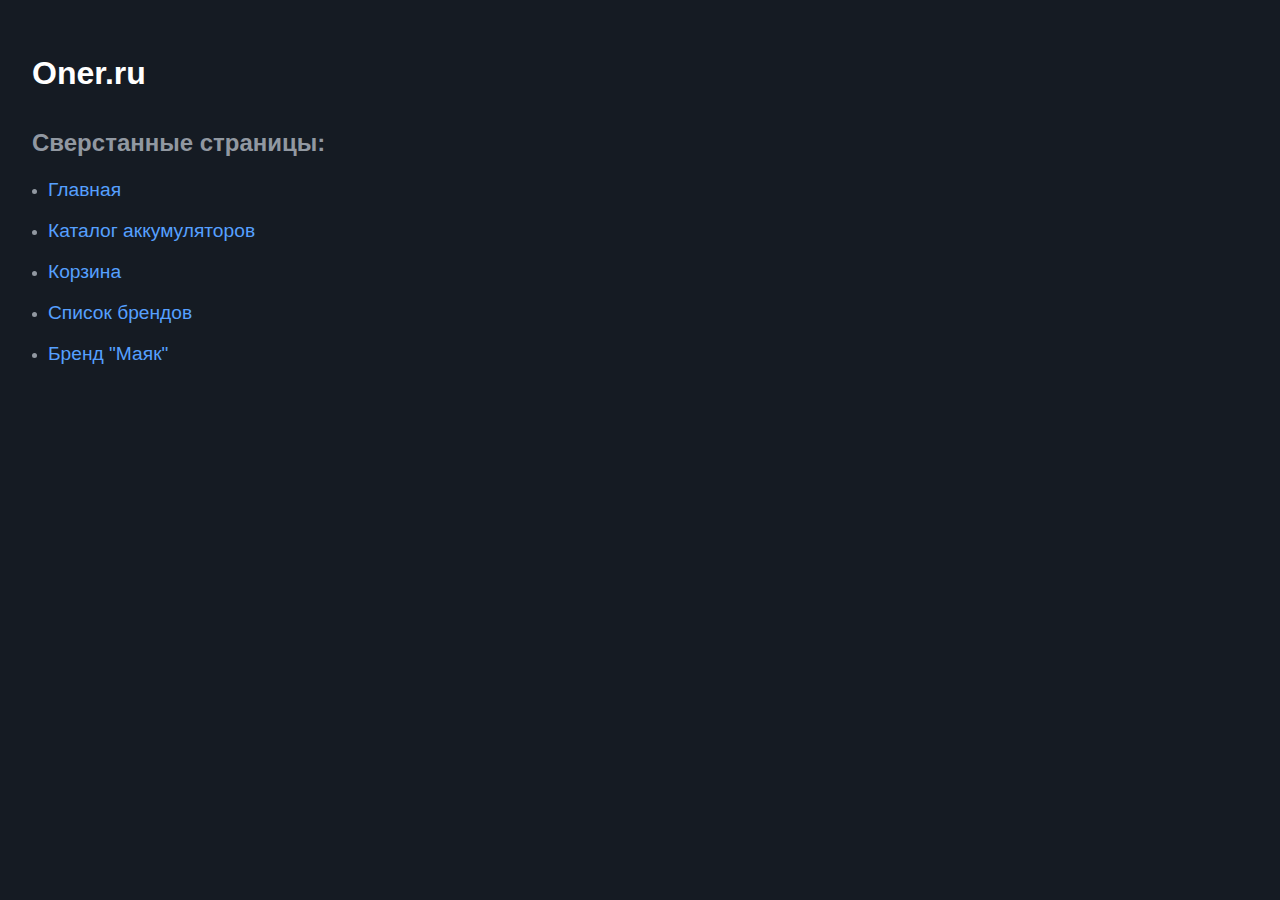
<file: pages.html>
<!DOCTYPE html>
<html lang="ru">

<head>
   <meta charset="UTF-8">
   <meta name="viewport" content="width=device-width, initial-scale=1.0">

   <title>Верстка Oner.ru</title>

   <!-- css -->
   <style>
      body {
         margin: 0;
         padding: 2em 2em 3em;
         font-family: 'Roboto', sans-serif;
         line-height: 1.3;
         color: #9198a1;
         background: #151b23;
      }

      header {
         margin: 0 0 2em;
      }

      h1 {
         color: #fff;
      }

      ul {
         padding: 0 0 0 1em;
      }

      li {
         margin: 0 0 1em;
      }

      a {
         font-size: 1.2em;
         color: #56a0ff;
         text-decoration: none;
      }

      a:hover {
         text-decoration: underline;
      }

      a:visited {
         color: #808aff;
      }
   </style>

   <!-- favicon -->
   <link rel="icon" type="image/png" href="img/favicon/favicon-96x96.webp" sizes="96x96">
   <link rel="icon" type="image/svg+xml" href="img/favicon/favicon.svg">
   <link rel="shortcut icon" href="img/favicon/favicon.ico">
   <link rel="apple-touch-icon" sizes="180x180" href="img/favicon/apple-touch-icon.webp">
   <meta name="apple-mobile-web-app-title" content="Oner.ru">
   <link rel="manifest" href="img/favicon/site.webmanifest">
</head>

<body>
   <header>
      <h1>Oner.ru</h1>
   </header>

   <main>
      <h2>Сверстанные страницы:</h2>
      <ul>
         <li><a href="index.html" target="_blank">Главная</a></li>
         <li><a href="catalog.html" target="_blank">Каталог аккумуляторов</a></li>
         <li><a href="cart.html" target="_blank">Корзина</a></li>
         <li><a href="brands.html" target="_blank">Список брендов</a></li>
         <li><a href="brand.html" target="_blank">Бренд "Маяк"</a></li>
      </ul>
   </main>
</body>

</html>
</file>
<file: css/index.min.css>
@import'../libs/swiper/swiper-bundle.min.css';:root{--container-width: 1260px;--container-padding: 20px;--font-primary: "TT Commons", sans-serif;--font-secondary: "Stolzl", sans-serif}@media(max-width: 767px){:root{--container-padding: 15px}}@font-face{font-family:"TT Commons";src:url("../fonts/TTCommons/TTCommons-Regular.woff2") format("woff2"),url("../fonts/TTCommons/TTCommons-Regular.woff") format("woff");font-weight:400;font-style:normal;font-display:swap}@font-face{font-family:"TT Commons";src:url("../fonts/TTCommons/TTCommons-Medium.woff2") format("woff2"),url("../fonts/TTCommons/TTCommons-Medium.woff") format("woff");font-weight:500;font-style:normal;font-display:swap}@font-face{font-family:"TT Commons";src:url("../fonts/TTCommons/TTCommons-DemiBold.woff2") format("woff2"),url("../fonts/TTCommons/TTCommons-DemiBold.woff") format("woff");font-weight:600;font-style:normal;font-display:swap}@font-face{font-family:"Stolzl";src:url("../fonts/Stolzl/Stolzl-Regular.woff2") format("woff2"),url("../fonts/Stolzl/Stolzl-Regular.woff") format("woff");font-weight:400;font-style:normal;font-display:swap}@font-face{font-family:"Stolzl";src:url("../fonts/Stolzl/Stolzl-Medium.woff2") format("woff2"),url("../fonts/Stolzl/Stolzl-Medium.woff") format("woff");font-weight:500;font-style:normal;font-display:swap}*,*::before,*::after{box-sizing:border-box;margin:0;padding:0;font:inherit;vertical-align:baseline;border:none;outline:none}html,body{height:100%;font-size:100%}a,label,input{display:inline-block}a{text-decoration:none;color:inherit}img,svg{max-width:100%;height:auto;display:block}ul,ol{list-style:none}q,blockquote{quotes:none}table{border-collapse:collapse;border-spacing:0}button,input,select,textarea{font-family:inherit;font-size:inherit;color:inherit;background-color:rgba(0,0,0,0)}input,textarea{width:100%}textarea{resize:none}button,input[type=submit]{display:inline-block;background:rgba(0,0,0,0);box-shadow:none;border:none;cursor:pointer}button,label,input[type=checkbox],input[type=radio],input[type=submit]{cursor:pointer}address{font-style:normal}body{overflow-x:hidden;min-height:100vh;display:flex;flex-direction:column;font-family:var(--font-primary);background:#fafafd}a,button,svg,path{transition:all .2s}.none{display:none !important}.no-scroll{overflow:hidden}@media(max-width: 767px){.no-scroll{overflow:hidden}}.container{margin:0 auto;padding:0 var(--container-padding);max-width:calc(var(--container-width) + var(--container-padding)*2)}.arrow{pointer-events:all;border-radius:10px;border:1px solid rgba(0,0,0,0);width:40px;height:40px;display:flex;align-items:center;justify-content:center;box-shadow:0 4px 10px 0 rgba(46,16,102,.25);background:#fff}.arrow:hover{border-color:#5946d7}.title-2{font-family:"Stolzl",sans-serif;font-weight:500;font-size:24px;line-height:1.41667;color:#1b1d1f}.products{overflow:hidden;background:#fff}.products__header{margin:0 0 10px;display:flex;align-items:center;justify-content:space-between;gap:30px}.products__header--more{margin:0}.products__more{border-radius:8px;border:1px solid rgba(0,0,0,0);padding:7px 10px 7px 20px;min-height:40px;display:flex;align-items:center;justify-content:space-between;gap:10px;background:#f4f5f6}@media(max-width: 1024px){.products__more{display:none}}.products__more:hover{border-color:#5946d7}.products__more-text{font-family:"Stolzl",sans-serif;font-size:14px;line-height:1.42857;color:#5946d7}.products__body{position:relative}.products__slider{margin:0 -20px}.products__arrows{pointer-events:none;z-index:2;position:absolute;top:50%;right:0;left:0;transform:translateY(-50%);display:flex;align-items:center;justify-content:space-between}@media(max-width: 1320px){.products__arrows{display:none}}.products__arrow-prev{transform:translateX(-50%)}.products__arrow-next{transform:translateX(50%)}.products__banner:hover{opacity:.9;box-shadow:0 4px 20px 0 rgba(0,0,0,.07)}.products__banner-img{border-radius:10px;background:#fafafd}.products .swiper{padding:20px}.products .swiper-slide{display:flex;flex-direction:column;max-width:300px;height:auto}.products .swiper-button-disabled{pointer-events:none;visibility:hidden}.product{overflow:hidden;position:relative;border:1px solid #dedee2;border-radius:10px;height:100%;display:flex;flex-direction:column;background:#fff;transition:all .2s}.product:hover{border-color:#f4f5f6;box-shadow:0 4px 20px 0 rgba(0,0,0,.07)}.product__header{padding:30px 15px 15px;min-height:265px;display:flex;align-items:center;justify-content:center}.product__body{margin:0 0 11px;padding:0 20px}.product__row{margin:0 0 10px;display:flex;align-items:center;justify-content:space-between;gap:15px}.product__articul{font-size:14px;line-height:1.42857;color:#7a7680}.product__articul-number{color:#505255}.product__rating{display:flex;align-items:center;gap:6px}.product__rating-stars{display:flex;align-items:center;gap:3px}.product__title{font-weight:500;font-size:16px;line-height:1.375;color:#1b1d1f}.product__footer{margin:auto 0 0;padding:0 20px 20px;display:flex;justify-content:space-between;gap:15px}.product__price{padding:5px 0 0 0;display:flex;gap:10px}.product__price-new{font-weight:500;font-size:30px;line-height:1;color:#1b1d1f}.product__price-old{font-size:16px;line-height:1.25;text-decoration:line-through;color:#7a7680}.product__buy{z-index:2;position:relative;border:2px solid #5946d7;border-radius:8px;width:40px;height:40px;display:flex;align-items:center;justify-content:center;color:#5946d7}.product__buy:hover{color:#fff;background:#5946d7}.product__link{position:absolute;top:0;right:0;bottom:0;left:0}.header{position:relative;z-index:10;box-shadow:0 5px 20px 0 rgba(44,41,51,.1);background:#fff}.header__top{border-bottom:1px solid #e3e3e8;padding:13px 0}@media(max-width: 767px){.header__top{padding:18px 0}}.header__top-inner{display:flex;align-items:center;gap:20px}@media(max-width: 767px){.header__top-inner{gap:15px}}.header__top-inner>*{flex-shrink:0}.header__top-col{display:flex;justify-content:space-between;align-items:center;flex-grow:1;gap:15px}@media(max-width: 1024px){.header__top-col{flex-grow:0;margin:0 0 0 auto;gap:30px}}@media(max-width: 767px){.header__top-col{gap:64px}}.header__top-col>*{flex-shrink:0}.header__menu-toggler{position:relative;width:24px;height:24px;display:none}@media(max-width: 767px){.header__menu-toggler{display:block}}.header__menu-toggler--active .header__menu-toggler-icon--open{transform:translate(-50%, -50%) scale(0)}.header__menu-toggler--active .header__menu-toggler-icon--close{transform:translate(-50%, -50%) scale(1)}.header__menu-toggler-icon{position:absolute;top:50%;left:50%;transform:translate(-50%, -50%);transition:all .2s}.header__menu-toggler-icon--close{transform:translate(-50%, -50%) scale(0)}.header__logo{transition:all .2s}@media(max-width: 1320px){.header__logo{width:158px}}@media(max-width: 767px){.header__logo{width:120px}}.header__logo:hover{opacity:.7}.header__logo--disabled:hover{opacity:1}.header__search{position:relative;width:100%;max-width:430px;flex-shrink:1}@media(max-width: 1024px){.header__search{max-width:390px}}@media(max-width: 767px){.header__search{position:absolute;top:74px;right:15px;left:190px;max-width:none;width:auto}}@media(max-width: 560px){.header__search{left:70px}}.header__search-input{border:1px solid #dedee2;border-radius:6px;padding:13px 50px 11px 20px;height:44px;font-size:16px;line-height:1.25;color:#1b1d1f;background:#f4f5f6;transition:all .2s}.header__search-input::placeholder{color:#55556d}.header__search-input:focus{border-color:#6b59cc}.header__search-btn{position:absolute;top:12px;right:12px}@media(max-width: 1024px){.header__search-btn{right:20px}}@media(max-width: 767px){.header__search-btn{right:12px}}.header__location{display:flex;align-items:center;gap:10px}@media(max-width: 1320px){.header__location{gap:5px}}.header__location:hover .header__location-text{color:#6b59cc}.header__location-text{transform:translateY(2px);font-size:16px;line-height:1.25;color:#1b1d1f;transition:all .2s}@media(max-width: 1024px){.header__location-text{display:none}}.header__tel{display:flex;align-items:center;gap:8px}@media(max-width: 1320px){.header__tel{gap:5px}}@media(max-width: 767px){.header__tel{display:none}}.header__tel:hover .header__tel-text{color:#6b59cc}.header__tel-text{transform:translateY(2px);font-weight:600;font-size:18px;line-height:1.22222;color:#1b1d1f;transition:all .2s}@media(max-width: 1024px){.header__tel-text{display:none}}.header__user{display:flex;align-items:center;gap:7px}@media(max-width: 1320px){.header__user{gap:5px}}.header__user:hover .header__user-text{color:#6b59cc}.header__user-text{transform:translateY(2px);font-size:16px;line-height:1.25;text-align:right;color:#1b1d1f}@media(max-width: 1024px){.header__user-text{display:none}}.header__bottom-inner{padding:13px 0;display:flex;align-items:center;gap:20px}.header__categories{border-radius:8px;padding:11px 20px;display:flex;align-items:center;gap:10px;flex-shrink:0;background:#6b59cc}@media(max-width: 1320px){.header__categories{padding:11px 15px}}@media(max-width: 560px){.header__categories{padding:12px}}.header__categories:hover{background:#5946d7}.header__categories-text{transform:translateY(1px);font-weight:600;font-size:16px;line-height:1.375;color:#fff}@media(max-width: 560px){.header__categories-text{display:none}}@media(max-width: 1320px){.header__menu{overflow:auto}}@media(max-width: 767px){.header__menu{display:none}}.header__menu-list{display:flex;align-items:center;gap:5px}@media(max-width: 1320px){.header__menu-list{gap:0}}.header__menu-link{border-radius:8px;padding:14px 15px 10px 15px;font-size:16px;line-height:1.25;color:#1b1d1f;white-space:nowrap}@media(max-width: 1320px){.header__menu-link{padding:14px 10px 10px}}.header__menu-link:hover{background:#f4f5f6}.header__cart{border-radius:8px;padding:6px 15px 6px 25px;margin:0 0 0 auto;flex-shrink:0;display:flex;align-items:center;gap:10px;background:#f4f5f6}@media(max-width: 1320px){.header__cart{padding:0;background:rgba(0,0,0,0)}}@media(max-width: 767px){.header__cart{position:absolute;top:18px;right:60px;width:24px}}.header__cart:hover .header__cart-text{color:#6b59cc}.header__cart:hover .header__cart-count{background:#6b59cc}.header__cart-text{transform:translateY(1px);font-weight:500;font-size:16px;line-height:1.375;color:#1b1d1f;transition:all .2s}@media(max-width: 767px){.header__cart-text{display:none}}.header__cart-count{border-radius:25px;padding:2px 0 0;min-width:20px;height:20px;display:flex;align-items:center;justify-content:center;font-weight:500;font-size:14px;line-height:1;color:#fff;background:#fb6019;transition:all .2s}@media(max-width: 767px){.header__cart-count{position:absolute;top:-5px;right:-7px;min-width:16px;height:16px;font-weight:400;font-size:12px;line-height:1.33333}}.main{flex-grow:1}.slider{padding:30px 0 40px}@media(max-width: 1024px){.slider{padding:20px 0 30px}}@media(max-width: 767px){.slider{padding:20px 0}}.slider__img{border-radius:30px;background:#fff}@media(max-width: 767px){.slider__img{border-radius:20px}}.slider__arrows{z-index:1;position:absolute;top:50%;right:0;left:0;transform:translateY(-50%);pointer-events:none}.slider__arrows-inner{display:flex;align-items:center;justify-content:space-between}.slider__arrow-prev{transform:translateX(-10px)}.slider__arrow-next{transform:translateX(10px)}.slider__pagination{pointer-events:none;z-index:1;position:absolute;right:0;bottom:56px;left:0}@media(max-width: 1024px){.slider__pagination{bottom:30px}}@media(max-width: 767px){.slider__pagination{bottom:20px}}.slider__pagination-inner{padding:0 0 0 56px}@media(max-width: 1024px){.slider__pagination-inner{padding:0;display:flex;align-items:center;justify-content:center}}.slider .swiper-pagination-bullet{border-radius:30px;width:60px;height:4px;background:#fff;opacity:.3;transition:all .2s;pointer-events:all}@media(max-width: 1024px){.slider .swiper-pagination-bullet{background:#5946d7}}.slider .swiper-pagination-bullet:hover{opacity:1}.slider .swiper-pagination-bullet-active{opacity:1}.slider .swiper-horizontal>.swiper-pagination-bullets .swiper-pagination-bullet,.slider .swiper-pagination-horizontal.swiper-pagination-bullets .swiper-pagination-bullet{margin-right:8px;margin-left:8px}.categories{margin:0 0 40px}.categories__list{overflow:hidden;border:1px solid #f4f5f6;border-radius:10px;display:grid;grid-template-columns:repeat(3, 1fr);gap:1px;box-shadow:0 4px 10px 0 rgba(46,16,102,.05);background:#e8e3e3}@media(max-width: 1024px){.categories__list{grid-template-columns:repeat(2, 1fr)}}@media(max-width: 767px){.categories__list{overflow:visible;border:none;gap:10px;background:none;box-shadow:none}}@media(max-width: 374px){.categories__list{grid-template-columns:1fr}}.categories__item{background:#fff}@media(max-width: 767px){.categories__item{overflow:hidden;border-radius:10px;box-shadow:0 4px 10px 0 rgba(46,16,102,.05)}}.categories__link{position:relative;padding:26px 26px 26px 100px;width:100%;height:100%;min-height:100px}@media(max-width: 767px){.categories__link{padding:75px 20px 20px 20px}}.categories__link:hover{z-index:1;padding-left:90px;box-shadow:0 5px 20px 0 rgba(42,38,49,.15)}@media(max-width: 767px){.categories__link:hover{padding-left:20px}}.categories__link:hover .categories__title{color:#5946d7}.categories__link:hover .categories__title--more{color:#fff}.categories__link--more{padding-left:108px;display:flex;align-items:center;background:#6d5998 url("../img/decor/categories-bg.jpg") no-repeat center/cover}@media(min-resolution: 192dpi){.categories__link--more{background-image:url("../img/decor/categories-bg@2x.jpg")}}@media(max-width: 767px){.categories__link--more{padding-top:70px;padding-left:20px;align-items:flex-start}}.categories__link--more:hover{padding-left:98px}@media(max-width: 767px){.categories__link--more:hover{padding-left:20px}}.categories__icon{position:absolute;top:26px;left:30px}@media(max-width: 767px){.categories__icon{top:20px;left:20px;width:40px}}.categories__icon--more{left:40px}@media(max-width: 767px){.categories__icon--more{left:20px}}.categories__title{margin:0 0 5px 0;font-weight:500;font-size:20px;line-height:1.5;color:#1b1d1f;transition:all .2s}@media(max-width: 1024px){.categories__title{font-size:18px;line-height:1.33333}}@media(max-width: 767px){.categories__title{font-size:18px;line-height:1.22222}}.categories__title--more{font-size:24px;line-height:1.25;color:#fff}@media(max-width: 767px){.categories__title--more{font-size:18px;line-height:1.22222}}.categories__text{font-size:14px;line-height:1.28571;color:#505255}.categories__arrow{position:absolute;right:21px;bottom:20px;transition:all .2s}@media(max-width: 767px){.categories__arrow{right:10px;bottom:10px}}.top-products{padding:60px 0 35px}@media(max-width: 1024px){.top-products{padding:35px 0 20px}}@media(max-width: 767px){.top-products{padding:43px 0 20px}}.top-categories{overflow:hidden;padding:0 0 60px;background:#fff}@media(max-width: 1024px){.top-categories{padding:0 0 40px}}@media(max-width: 1320px){.top-categories__slider{margin-right:calc(var(--container-padding)*-1)}}.top-categories__item{overflow:hidden;position:relative;padding:30px;min-height:250px;background:#e8edfa}@media(max-width: 560px){.top-categories__item{padding:20px 14px 20px 20px;min-height:180px}}.top-categories__item-image{position:absolute;right:0;bottom:0}@media(max-width: 1024px){.top-categories__item-image{right:-20px}}@media(max-width: 560px){.top-categories__item-image{right:-10px;width:130px}}.top-categories__item-info{position:relative}@media(max-width: 560px){.top-categories__item-info{min-height:140px;display:flex;flex-direction:column;justify-content:space-between}}.top-categories__item-title{margin:0 0 20px;max-width:232px;font-family:"Stolzl",sans-serif;font-weight:500;font-size:24px;line-height:1.33333;color:#1b1d1f}@media(max-width: 560px){.top-categories__item-title{font-family:"TT Commons",sans-serif;font-size:18px;line-height:1.22222}}.top-categories__item-link{border-radius:8px;padding:8px 10px 8px 20px;display:inline-flex;align-items:center;justify-content:space-between;gap:10px;background:#5946d7}@media(max-width: 560px){.top-categories__item-link{max-width:122px;gap:5px}}.top-categories__item-link:hover{background:#6b59cc}.top-categories__item-link-text{transform:translateY(2px);font-size:18px;line-height:1.22222;color:#fff}@media(max-width: 560px){.top-categories__item-link-text{font-weight:500;font-size:16px;line-height:1.375}}@media(max-width: 1320px){.top-categories .swiper{padding-right:var(--container-padding)}}.top-categories .swiper-slide{max-width:407px}@media(max-width: 1024px){.top-categories .swiper-slide{max-width:354px}}@media(max-width: 560px){.top-categories .swiper-slide{max-width:163px}}.recommended-products{padding:0 0 40px}@media(max-width: 1024px){.recommended-products{padding:0 0 20px}}.sale-products{padding:0 0 35px}@media(max-width: 1024px){.sale-products{padding:0 0 15px}}.footer{color:#fff;background:#2f2b4a}.footer__top{border-bottom:1px solid #4e4b65;padding:40px 0;display:grid;grid-template-columns:repeat(5, auto);justify-content:space-between;gap:30px}@media(max-width: 1024px){.footer__top{padding:30px 0;grid-template-columns:repeat(4, auto);gap:30px 25px}}@media(max-width: 767px){.footer__top{grid-template-columns:1fr;gap:15px}}@media(max-width: 1024px){.footer__top-col:last-child{grid-column:span 4;display:flex;align-items:center;gap:40px}}@media(max-width: 767px){.footer__top-col:last-child{grid-column:span 1;flex-direction:column;align-items:flex-start;gap:20px}}.footer__menu-title{margin:0 0 20px}@media(max-width: 767px){.footer__menu-title{margin:0 0 15px;display:flex;align-items:center;justify-content:space-between;transition:all .2s;cursor:pointer}}@media(max-width: 767px){.footer__menu-title:hover{opacity:.7}}.footer__menu-title-text{font-weight:500;font-size:18px;line-height:1.22222}.footer__menu-title-icon{display:none}@media(max-width: 767px){.footer__menu-title-icon{display:block;transition:all .2s}}.footer__menu-list{display:flex;flex-direction:column;gap:8px}@media(max-width: 767px){.footer__menu-list{overflow:hidden;max-height:0;transition:all .2s}}.footer__menu-link{font-size:16px;line-height:1.25;color:#f4f5f6;white-space:nowrap;opacity:.9}.footer__menu-link:hover{opacity:.7}.footer .accordion--active .footer__menu-title-icon{transform:rotate(180deg)}.footer__consultation{margin:0 0 20px;position:relative;border:1px solid rgba(255,255,255,.2);border-radius:10px;padding:15px 20px 15px 50px;background:rgba(255,255,255,.1)}@media(max-width: 1024px){.footer__consultation{margin:0}}.footer__consultation:hover{border-color:#6b59cc;background:#6b59cc}.footer__consultation-icon{position:absolute;top:15px;left:20px}.footer__consultation-title{margin:0 0 2px;font-weight:500;font-size:16px;line-height:1.375;color:#fff}.footer__consultation-text{font-size:14px;line-height:1.28571;color:#f4f5f6}.footer__service{position:relative;padding:0 0 0 30px}.footer__service::before,.footer__service::after{content:"";position:absolute;top:0;left:0;border-radius:100%;background:#49c171}.footer__service::before{width:20px;height:20px;opacity:.3;animation:pulse 1s infinite}.footer__service::after{top:5px;left:5px;width:10px;height:10px}.footer__service-text{max-width:150px;font-weight:500;font-size:16px;line-height:1.375;color:#f4f5f6}.footer__bottom{position:relative;padding:20px 0;display:grid;grid-template-columns:repeat(3, 1fr);align-items:center;gap:30px}@media(max-width: 1024px){.footer__bottom{display:flex;justify-content:space-between;gap:15px}}@media(max-width: 767px){.footer__bottom{flex-direction:column}}.footer__copyright{font-size:16px;line-height:1.25;color:#fff}.footer__pay{display:flex;align-items:center;justify-content:center;gap:18px}.footer__pay-text{font-size:16px;line-height:1.25;text-align:right;color:#fff}.footer__pay-cards{display:flex;align-items:center;gap:10px}.footer__pay-card{border-radius:4px;padding:10px;display:flex;align-items:center;justify-content:center;background:rgba(244,246,249,.15)}.footer__pay-card:hover{background:#6b59cc}.footer__links{display:flex;align-items:center;justify-content:flex-end;gap:30px}@media(max-width: 1024px){.footer__links{position:absolute;right:0;bottom:135px}}@media(max-width: 767px){.footer__links{position:static;right:auto;bottom:auto}}.footer__links-link{font-size:16px;line-height:1.25;color:#f4f5f6}.footer__links-link:hover{opacity:.7}@keyframes pulse{0%{transform:scale(1)}50%{transform:scale(1.2)}100%{transform:scale(1)}}.all-categories{z-index:30;position:fixed;top:0;left:0;right:0;bottom:0;overflow-y:auto;background:rgba(27,29,31,.6);transition:all .2s;pointer-events:none;visibility:hidden;opacity:0}.all-categories--active{pointer-events:all;visibility:visible;opacity:1}.all-categories--active .all-categories__container{top:170px}.all-categories__container{position:absolute;top:0;right:0;left:0;padding-top:10px;padding-bottom:30px;transition:all .2s}.all-categories__inner{border:1px solid #f6f8fb;border-radius:10px;padding:20px;display:flex;align-items:flex-start;gap:20px;box-shadow:0 5px 20px 0 rgba(33,34,46,.15);background:#fff}@media(max-width: 767px){.all-categories__inner{padding:15px}}.all-categories__list{flex-grow:1;display:grid;grid-template-columns:repeat(3, 1fr);column-gap:20px}@media(max-width: 1320px){.all-categories__list{grid-template-columns:repeat(2, 1fr)}}@media(max-width: 767px){.all-categories__list{grid-template-columns:1fr}}.all-categories__link{border-radius:10px;padding:14px 20px;display:flex;align-items:center;gap:15px}.all-categories__link:hover{background:#f4f5f6}.all-categories__link:hover .all-categories__text{color:#5946d7}.all-categories__text{transform:translateY(2px);font-size:16px;font-weight:500;line-height:1.42857;color:#1b1d1f;transition:all .2s}.all-categories__banner{flex-shrink:0}@media(max-width: 1024px){.all-categories__banner{max-width:200px}}@media(max-width: 767px){.all-categories__banner{display:none}}.all-categories__banner:hover{opacity:.9}.all-categories__banner-img{border-radius:10px;background:#fafafd}/*# sourceMappingURL=index.min.css.map */
</file>
<file: css/common.min.css>
:root{--container-width: 1260px;--container-padding: 20px;--font-primary: "TT Commons", sans-serif;--font-secondary: "Stolzl", sans-serif;--color-primary: #5946d7;--color-secondary: #6b59cc;--color-text-primary: #1b1d1f;--color-text-secondary: #505255}@media(max-width: 767px){:root{--container-padding: 15px}}@font-face{font-family:"TT Commons";src:url("../fonts/TTCommons/TTCommons-Regular.woff2") format("woff2"),url("../fonts/TTCommons/TTCommons-Regular.woff") format("woff");font-weight:400;font-style:normal;font-display:swap}@font-face{font-family:"TT Commons";src:url("../fonts/TTCommons/TTCommons-Medium.woff2") format("woff2"),url("../fonts/TTCommons/TTCommons-Medium.woff") format("woff");font-weight:500;font-style:normal;font-display:swap}@font-face{font-family:"TT Commons";src:url("../fonts/TTCommons/TTCommons-DemiBold.woff2") format("woff2"),url("../fonts/TTCommons/TTCommons-DemiBold.woff") format("woff");font-weight:600;font-style:normal;font-display:swap}@font-face{font-family:"Stolzl";src:url("../fonts/Stolzl/Stolzl-Regular.woff2") format("woff2"),url("../fonts/Stolzl/Stolzl-Regular.woff") format("woff");font-weight:400;font-style:normal;font-display:swap}@font-face{font-family:"Stolzl";src:url("../fonts/Stolzl/Stolzl-Medium.woff2") format("woff2"),url("../fonts/Stolzl/Stolzl-Medium.woff") format("woff");font-weight:500;font-style:normal;font-display:swap}*,*::before,*::after{box-sizing:border-box;margin:0;padding:0;font:inherit;vertical-align:baseline;border:none;outline:none}html,body{height:100%;font-size:100%}a,label,input{display:inline-block}a{text-decoration:none;color:inherit}img,svg{max-width:100%;height:auto;display:block}ul,ol{list-style:none}dt,dd{display:inline}q,blockquote{quotes:none}table{border-collapse:collapse;border-spacing:0}button,input,select,textarea{font-family:inherit;font-size:inherit;color:inherit;background-color:rgba(0,0,0,0)}input,textarea{width:100%}textarea{resize:none}button,input[type=submit]{display:inline-block;background:rgba(0,0,0,0);box-shadow:none;border:none;cursor:pointer}button,label,input[type=checkbox],input[type=radio],input[type=submit]{cursor:pointer}address{font-style:normal}body{overflow-x:hidden;min-height:100vh;display:flex;flex-direction:column;font-family:var(--font-primary);background:#fafafd}a,button,svg,path{transition:all .2s}.none{display:none !important}.no-scroll{overflow:hidden}@media(max-width: 767px){.no-scroll-adaptive{overflow:hidden}}.container{margin:0 auto;padding:0 var(--container-padding);max-width:calc(var(--container-width) + var(--container-padding)*2)}.title{font-family:var(--font-secondary);font-weight:500;font-size:24px;line-height:1.41667;color:var(--color-text-primary)}@media(max-width: 767px){.title{font-size:20px}}.header{position:relative;z-index:10;box-shadow:0 5px 20px 0 rgba(44,41,51,.1);background:#fff}.header__top{border-bottom:1px solid #e3e3e8;padding:13px 0}@media(max-width: 767px){.header__top{padding:18px 0}}.header__top-inner{display:flex;align-items:center;gap:20px}@media(max-width: 1024px){.header__top-inner{gap:15px}}.header__top-inner>*{flex-shrink:0}.header__top-col{display:flex;justify-content:space-between;align-items:center;flex-grow:1;gap:15px}@media(max-width: 1024px){.header__top-col{flex-grow:0;margin:0 0 0 auto;gap:30px}}@media(max-width: 767px){.header__top-col{gap:64px}}.header__top-col>*{flex-shrink:0}.header__menu-open{display:none}@media(max-width: 767px){.header__menu-open{display:flex;align-items:center;justify-content:center}}.header__logo{transition:all .2s}@media(max-width: 1320px){.header__logo{width:158px}}@media(max-width: 767px){.header__logo{width:120px}}.header__logo:hover{opacity:.7}.header__search{border:1px solid #dedee2;border-radius:6px;padding:0 12px 0 20px;width:100%;max-width:430px;height:44px;flex-shrink:1;display:flex;align-items:center;justify-content:space-between;gap:20px;background:#f4f5f6;transition:all .2s}@media(max-width: 1024px){.header__search{padding:0 15px 0 20px;max-width:390px}}@media(max-width: 767px){.header__search{position:absolute;top:74px;right:15px;left:190px;padding:0 10px 0 20px;max-width:none;width:auto}}@media(max-width: 560px){.header__search{left:70px}}.header__search:hover{border-color:var(--color-primary)}.header__search-input{width:100%;height:20px;font-size:16px;line-height:1.25;color:var(--color-text-primary)}.header__search-input::placeholder{color:#55556d}.header__search-btn{flex-shrink:0}.header__location{display:flex;align-items:center;gap:10px}@media(max-width: 1320px){.header__location{gap:5px}}.header__location:hover .header__location-text{color:var(--color-primary)}.header__location-text{transform:translateY(2px);font-size:16px;line-height:1.25;color:var(--color-text-primary);transition:all .2s}@media(max-width: 1024px){.header__location-text{display:none}}.header__tel{display:flex;align-items:center;gap:8px}@media(max-width: 1320px){.header__tel{gap:5px}}@media(max-width: 767px){.header__tel{display:none}}.header__tel:hover .header__tel-text{color:var(--color-primary)}.header__tel-text{transform:translateY(2px);font-weight:600;font-size:18px;line-height:1.22222;color:var(--color-text-primary);transition:all .2s}@media(max-width: 1024px){.header__tel-text{display:none}}.header__user{display:flex;align-items:center;gap:7px}@media(max-width: 1320px){.header__user{gap:5px}}.header__user:hover .header__user-text{color:var(--color-primary)}.header__user-text{transform:translateY(2px);font-size:16px;line-height:1.25;text-align:right;color:var(--color-text-primary)}@media(max-width: 1024px){.header__user-text{display:none}}.header__bottom-inner{padding:13px 0;display:flex;align-items:center;gap:20px}.header__categories{border-radius:8px;padding:11px 20px;display:flex;align-items:center;gap:10px;flex-shrink:0;background:var(--color-secondary)}@media(max-width: 1320px){.header__categories{padding:11px 15px}}@media(max-width: 560px){.header__categories{padding:12px}}.header__categories:hover{background:var(--color-primary)}.header__categories-text{transform:translateY(1px);font-weight:600;font-size:16px;line-height:1.375;color:#fff}@media(max-width: 560px){.header__categories-text{display:none}}@media(max-width: 1320px){.header__menu{overflow:auto}}@media(max-width: 767px){.header__menu{display:none}}.header__menu-list{display:flex;align-items:center;gap:5px}@media(max-width: 1320px){.header__menu-list{gap:0}}.header__menu-link{border-radius:8px;padding:14px 15px 10px 15px;font-size:16px;line-height:1.25;color:var(--color-text-primary);white-space:nowrap}@media(max-width: 1320px){.header__menu-link{padding:14px 10px 10px}}.header__menu-link:hover,.header__menu-link--active{background:#f4f5f6}.header__cart{border-radius:8px;padding:6px 15px 6px 25px;margin:0 0 0 auto;flex-shrink:0;display:flex;align-items:center;gap:10px;background:#f4f5f6}@media(max-width: 1320px){.header__cart{padding:0;background:rgba(0,0,0,0)}}@media(max-width: 767px){.header__cart{position:absolute;top:18px;right:60px;width:24px}}.header__cart:hover .header__cart-text{color:var(--color-primary)}.header__cart:hover .header__cart-count{background:var(--color-primary)}.header__cart-text{transform:translateY(1px);font-weight:500;font-size:16px;line-height:1.375;color:var(--color-text-primary);transition:all .2s}@media(max-width: 767px){.header__cart-text{display:none}}.header__cart-count{border-radius:25px;padding:2px 0 0;min-width:20px;height:20px;display:flex;align-items:center;justify-content:center;font-weight:500;font-size:14px;line-height:1;color:#fff;background:#fb6019;transition:all .2s}@media(max-width: 767px){.header__cart-count{position:absolute;top:-5px;right:-7px;min-width:16px;height:16px;font-weight:400;font-size:12px;line-height:1.33333}}.main{flex-grow:1}.footer{color:#fff;background:#2f2b4a}.footer__top{border-bottom:1px solid #4e4b65;padding:40px 0;display:grid;grid-template-columns:repeat(5, auto);justify-content:space-between;gap:30px}@media(max-width: 1024px){.footer__top{padding:30px 0;grid-template-columns:repeat(4, auto);gap:30px 25px}}@media(max-width: 767px){.footer__top{padding:35px 0;grid-template-columns:1fr;gap:15px}}.footer__menu--active .footer__menu-title{margin:0 0 15px}.footer__menu--active .footer__menu-title-icon{transform:rotate(180deg)}.footer__menu-title{margin:0 0 20px}@media(max-width: 767px){.footer__menu-title{margin:0;display:flex;align-items:center;justify-content:space-between;transition:all .2s;cursor:pointer}}.footer__menu-title-text{font-weight:500;font-size:18px;line-height:1.22222}.footer__menu-title-icon{display:none}@media(max-width: 767px){.footer__menu-title-icon{display:block;transition:all .2s}}.footer__menu-list{display:flex;flex-direction:column;gap:8px}@media(max-width: 767px){.footer__menu-list{overflow:hidden;max-height:0;transition:max-height .2s}}.footer__menu-link{font-size:16px;line-height:1.25;color:#f4f5f6;white-space:nowrap;opacity:.9}.footer__menu-link:hover,.footer__menu-link--active{opacity:.7}@media(max-width: 1024px){.footer__info{grid-column:span 4;display:flex;align-items:center;gap:40px}}@media(max-width: 767px){.footer__info{grid-column:span 1;flex-direction:column;align-items:flex-start;gap:20px}}.footer__consultation{margin:0 0 20px;position:relative;border:1px solid rgba(255,255,255,.2);border-radius:10px;padding:15px 20px 15px 50px;background:rgba(255,255,255,.1)}@media(max-width: 1024px){.footer__consultation{margin:0}}@media(max-width: 767px){.footer__consultation{padding:15px;width:100%;display:flex;align-items:flex-start;justify-content:center;gap:10px}}.footer__consultation:hover{border-color:var(--color-primary);background:var(--color-primary)}.footer__consultation-icon{position:absolute;top:15px;left:20px}@media(max-width: 767px){.footer__consultation-icon{position:static}}.footer__consultation-title{margin:0 0 2px;font-weight:500;font-size:16px;line-height:1.375;color:#fff}.footer__consultation-text{font-size:14px;line-height:1.28571;color:#f4f5f6}.footer__service{position:relative;padding:0 0 0 30px}@media(max-width: 767px){.footer__service{margin:0 auto 25px}}.footer__service::before,.footer__service::after{content:"";position:absolute;top:0;left:0;border-radius:100%;background:#49c171}@media(max-width: 767px){.footer__service::before,.footer__service::after{top:-2px}}.footer__service::before{width:20px;height:20px;opacity:.3;animation:pulse 1s infinite}.footer__service::after{top:5px;left:5px;width:10px;height:10px}@media(max-width: 767px){.footer__service::after{top:3px}}.footer__service-text{max-width:150px;font-weight:500;font-size:16px;line-height:1.375;color:#f4f5f6}@media(max-width: 767px){.footer__service-text{max-width:none}}.footer__bottom{position:relative;padding:20px 0;display:grid;grid-template-columns:repeat(3, 1fr);align-items:center;gap:30px}@media(max-width: 1024px){.footer__bottom{display:flex;justify-content:space-between;gap:20px}}@media(max-width: 767px){.footer__bottom{flex-direction:column}}.footer__copyright{font-size:16px;line-height:1.25;color:#fff}@media(max-width: 767px){.footer__copyright{order:1;text-align:center}}@media(max-width: 374px){.footer__copyright{font-size:14px}}.footer__pay{display:flex;align-items:center;justify-content:center;gap:18px}.footer__pay-text{font-size:16px;line-height:1.25;text-align:right;color:#fff}@media(max-width: 767px){.footer__pay-text{font-size:14px;line-height:1.28571}}.footer__pay-cards{display:flex;align-items:center;gap:10px}.footer__pay-card{border-radius:4px;padding:10px;display:flex;align-items:center;justify-content:center;background:rgba(244,246,249,.15)}.footer__pay-card:hover{background:var(--color-primary)}.footer__links{display:flex;align-items:center;justify-content:flex-end;gap:30px}@media(max-width: 1024px){.footer__links{position:absolute;right:0;bottom:135px}}@media(max-width: 767px){.footer__links{left:0;justify-content:center}}.footer__links-link{font-size:16px;line-height:1.25;color:#f4f5f6}.footer__links-link:hover{opacity:.7}@keyframes pulse{0%{transform:scale(1)}50%{transform:scale(1.2)}100%{transform:scale(1)}}.mobile-menu{z-index:100;position:fixed;top:0;left:-120%;width:100%;height:100%;overflow-y:auto;background:#fff;transition:all .2s;pointer-events:none;visibility:hidden}@media(max-width: 767px){.mobile-menu--active{left:0;pointer-events:all;visibility:visible}}.mobile-menu__row-1{border-bottom:1px solid #e3e3e8}.mobile-menu__row-1-inner{padding:18px 0 10px;display:flex;align-items:center;justify-content:space-between}.mobile-menu__user{display:flex;align-items:center;gap:7px}.mobile-menu__user-text{transform:translateY(2px);font-size:16px;line-height:1.25;text-align:right;color:var(--color-text-primary)}.mobile-menu__row-2{border-bottom:1px solid #e3e3e8}.mobile-menu__row-2-inner{padding:20px 0;display:flex;align-items:flex-start;flex-direction:column;gap:20px}.mobile-menu__location{display:flex;align-items:center;gap:10px}.mobile-menu__location-text{transform:translateY(2px);font-size:16px;line-height:1.25;color:var(--color-text-primary);transition:all .2s}.mobile-menu__tel{display:flex;align-items:center;gap:8px}.mobile-menu__tel-text{transform:translateY(2px);font-weight:600;font-size:18px;line-height:1.22222;color:var(--color-text-primary);transition:all .2s}.mobile-menu__cart{border-radius:8px;flex-shrink:0;display:flex;align-items:center;gap:10px}.mobile-menu__cart-icon{margin:0 8px 0 0}.mobile-menu__cart-text{transform:translateY(1px);font-weight:500;font-size:16px;line-height:1.375;color:var(--color-text-primary);transition:all .2s}.mobile-menu__cart-count{border-radius:25px;padding:2px 0 0;min-width:20px;height:20px;display:flex;align-items:center;justify-content:center;font-weight:500;font-size:14px;line-height:1;color:#fff;background:#fb6019;transition:all .2s}.mobile-menu__list{padding:20px 0}.mobile-menu__list-link{padding:14px 0 10px;display:inline-block;font-size:16px;line-height:1.25;color:var(--color-text-primary)}.mobile-menu__list-link--active{color:var(--color-primary)}.all-categories{z-index:30;position:fixed;top:0;left:0;right:0;bottom:0;overflow-y:auto;background:rgba(27,29,31,.6);transition:all .2s;pointer-events:none;visibility:hidden;opacity:0}.all-categories--active{pointer-events:all;visibility:visible;opacity:1}.all-categories--active .all-categories__container{top:170px}.all-categories__container{position:absolute;top:0;right:0;left:0;padding-top:10px;padding-bottom:30px;transition:all .2s}.all-categories__inner{border:1px solid #f6f8fb;border-radius:10px;padding:20px;display:flex;align-items:flex-start;gap:20px;box-shadow:0 5px 20px 0 rgba(33,34,46,.15);background:#fff}@media(max-width: 767px){.all-categories__inner{padding:15px}}.all-categories__list{flex-grow:1;display:grid;grid-template-columns:repeat(3, 1fr);column-gap:20px}@media(max-width: 1320px){.all-categories__list{grid-template-columns:repeat(2, 1fr)}}@media(max-width: 767px){.all-categories__list{grid-template-columns:1fr}}.all-categories__link{border-radius:10px;padding:14px 20px;display:flex;align-items:center;gap:15px}.all-categories__link:hover,.all-categories__link--active{background:#f4f5f6}.all-categories__link:hover .all-categories__text,.all-categories__link--active .all-categories__text{color:var(--color-primary)}.all-categories__text{transform:translateY(2px);font-size:16px;font-weight:500;line-height:1.42857;color:var(--color-text-primary);transition:all .2s}.all-categories__banner{flex-shrink:0}@media(max-width: 1024px){.all-categories__banner{max-width:200px}}@media(max-width: 767px){.all-categories__banner{display:none}}.all-categories__banner:hover{opacity:.9}.all-categories__banner-img{border-radius:10px;background:#fafafd}/*# sourceMappingURL=common.min.css.map */
</file>
<file: css/brand.min.css>
:root{--container-width: 1260px;--container-padding: 20px;--font-primary: "TT Commons", sans-serif;--font-secondary: "Stolzl", sans-serif;--color-primary: #5946d7;--color-secondary: #6b59cc;--color-text-primary: #1b1d1f;--color-text-secondary: #505255}@media(max-width: 767px){:root{--container-padding: 15px}}/*# sourceMappingURL=brand.min.css.map */
</file>
<file: css/cart.min.css>
:root{--container-width: 1260px;--container-padding: 20px;--font-primary: "TT Commons", sans-serif;--font-secondary: "Stolzl", sans-serif;--color-primary: #5946d7;--color-secondary: #6b59cc;--color-text-primary: #1b1d1f;--color-text-secondary: #505255}@media(max-width: 767px){:root{--container-padding: 15px}}.checkbox{display:flex;gap:10px}.checkbox:hover .checkbox__fake{border-color:var(--color-secondary)}.checkbox:hover .checkbox__text,.checkbox:hover .checkbox__count{color:var(--color-secondary)}.checkbox__input{position:absolute;width:1px;height:1px;margin:-1px;overflow:hidden;clip:rect(0, 0, 0, 0)}.checkbox__input:checked+.checkbox__fake{border-color:var(--color-secondary);background:var(--color-secondary)}.checkbox__input:checked+.checkbox__fake::after{transform:scale(1)}.checkbox__fake{position:relative;border-radius:4px;border:1px solid #dedee2;width:20px;height:20px;flex-shrink:0;display:block;background:#fff;transition:all .2s}.checkbox__fake::after{content:"";transform:scale(0);position:absolute;top:1px;left:1px;width:16px;height:16px;display:block;background:url("../img/icons/check.svg") no-repeat center;transition:all .2s}.checkbox__fake--gray{border:1px solid #e3e3e8;background:#f4f5f6}.checkbox__text{padding:2px 0 0 0;font-size:16px;line-height:1.25;color:var(--color-text-primary);transition:all .2s}.checkbox__count{font-size:14px;line-height:1.28571;color:#7a7680;transition:all .2s}.cart-product{padding:20px;display:grid;grid-template-columns:auto 80px 1fr 120px 120px 124px 20px;align-items:center;justify-items:center;gap:20px}.cart-product__image{max-width:80px;max-height:80px;object-fit:contain}.cart-product__info{width:100%;display:flex;flex-direction:column;align-items:flex-start;gap:5px}.cart-product__brand{font-weight:500;font-size:16px;line-height:1.375;color:#1b1d1f}.cart-product__title{font-size:16px;line-height:1.25;color:#1b1d1f}.cart-product__title:hover{color:#6b59cc}.cart-product__articul{font-size:16px;line-height:1.25;color:#55556d}.cart-product__delivery{font-size:16px;line-height:1.25;text-align:center;color:#1b1d1f}.cart-product__price{font-weight:600;font-size:18px;line-height:1.22222;text-align:center;color:#1b1d1f}.cart-product__delete{color:#92979e}.cart-product__delete:hover{color:#f11a22}.cart-product__delete-icon{color:inherit}.cart-products{border:1px solid #e3e3e8;border-radius:6px;background:#fff}.cart-products__header{padding:15px 20px;display:flex;align-items:center;justify-content:space-between;gap:15px}.cart-products__delete{display:flex;align-items:center;gap:10px;color:#92979e}.cart-products__delete:hover{color:#f11a22}.cart-products__delete-text{transform:translateY(1px);font-size:16px;line-height:1.25;color:inherit}.cart-products__delete-icon{color:inherit}.cart-products__item{border-top:1px solid #e3e3e8}.cart{padding:30px 0 40px}.cart__title{margin:0 0 20px}.cart__body{display:grid;grid-template-columns:1fr 300px;align-items:flex-start;gap:20px}/*# sourceMappingURL=cart.min.css.map */
</file>
<file: css/catalog.min.css>
:root{--container-width: 1260px;--container-padding: 20px;--font-primary: "TT Commons", sans-serif;--font-secondary: "Stolzl", sans-serif;--color-primary: #5946d7;--color-secondary: #6b59cc;--color-text-primary: #1b1d1f;--color-text-secondary: #505255}@media(max-width: 767px){:root{--container-padding: 15px}}.catalog{padding:30px 0 75px}.catalog__title{margin:0 0 30px}@media(max-width: 1024px){.catalog__title{margin:0 0 20px}}.catalog__body{display:grid;grid-template-columns:300px 1fr;align-items:start;gap:20px}@media(max-width: 1024px){.catalog__body{grid-template-columns:1fr}}.catalog__products{margin:0 0 40px;display:grid;grid-template-columns:repeat(3, 1fr);gap:17px 10px}.filters{border-radius:4px;box-shadow:0 2px 5px 0 rgba(0,0,0,.05);background:#fff}.filters__toggler{padding:10px;width:100%}.filters__toggler-inner{border:1px solid #dedee2;border-radius:4px;padding:8px 16px;display:flex;align-items:center;justify-content:center;gap:15px}.filters__toggler-title{transform:translateY(2px);font-weight:500;font-size:18px;line-height:1.22222;color:#1b1d1f}@media(max-width: 1024px){.filters__body{overflow:hidden;max-height:0;transition:all .4s}}.filters__footer{padding:0 20px 20px}.filters__btn{border-radius:4px;padding:16px 20px 12px;width:100%;min-height:50px;font-weight:500;font-size:18px;line-height:1.22222;color:#92979e;background:#f4f5f6}.filters__btn:hover{color:#fff;background:#6b59cc}.filter{padding:20px 20px 0;border-top:1px solid #e3e3e8}.filter:first-child{border:none}.filter--active .filter__toggler-icon{transform:rotate(180deg)}.filter__toggler{margin:0 0 15px;width:100%;display:flex;align-items:flex-start;justify-content:space-between;gap:15px}.filter__toggler:hover .filter__toggler-title{color:#6b59cc}.filter__toggler-title{font-weight:500;font-size:18px;line-height:1.22222;text-align:left;color:#1b1d1f;transition:all .2s}.filter__toggler-title--small{font-size:16px;line-height:1.375}.filter__toggler-icon{transition:all .2s}.filter__body{overflow:hidden;max-height:0;transition:all .2s}.filter__body>*{margin:0 0 15px}.filter__body>*:last-child{margin:0 0 20px}.filter__search{border:1px solid #dedee2;border-radius:4px;padding:0 20px;height:40px;font-size:16px;line-height:1.25;color:#1b1d1f;background:#fff;transition:all .2s}.filter__search::placeholder{color:#7a7680}.filter__search:hover{border-color:var(--color-primary)}.filter__list{overflow-y:auto;padding:0 10px 0 0;width:100%;max-height:140px;display:flex;flex-direction:column;align-items:flex-start;gap:8px}.filter__list::-webkit-scrollbar{width:4px}.filter__list::-webkit-scrollbar-thumb{border-radius:30px;background:#c5c3c8;transition:all .2s}.filter__list::-webkit-scrollbar-thumb:hover{background:#6b59cc}.filter__list::-webkit-scrollbar-track{background:rgba(0,0,0,0)}.filter__list::-webkit-scrollbar-button{display:none;height:0;width:0}.filter__more{font-size:16px;line-height:1.25;color:#6b59cc}.filter__more:hover{text-decoration:underline}.filter__range{display:flex}.filter__range-label{border:1px solid #dedee2;padding:0 5px 0 0;height:40px;flex-grow:1;display:flex;align-items:center;transition:all .2s}.filter__range-label:hover{position:relative;z-index:1;border-color:var(--color-primary)}.filter__range-label--from{border-radius:4px 0 0 4px}.filter__range-label--to{border-radius:0 4px 4px 0;margin:0 0 0 -1px}.filter__range-text{padding:0 5px 0 20px}.filter__range-input{height:100%;font-size:16px;line-height:1.25;color:#7a7680}.checkbox{display:flex;gap:10px}.checkbox:hover .checkbox__fake{border-color:#6b59cc}.checkbox:hover .checkbox__text,.checkbox:hover .checkbox__count{color:#6b59cc}.checkbox__input{position:absolute;width:1px;height:1px;margin:-1px;overflow:hidden;clip:rect(0, 0, 0, 0)}.checkbox__input:checked+.checkbox__fake{border-color:#6b59cc;background:#6b59cc}.checkbox__input:checked+.checkbox__fake::after{transform:scale(1)}.checkbox__fake{position:relative;border-radius:4px;border:1px solid #dedee2;width:20px;height:20px;flex-shrink:0;display:block;background:#fff;transition:all .2s}.checkbox__fake::after{content:"";transform:scale(0);position:absolute;top:1px;left:1px;width:16px;height:16px;display:block;background:url("../img/icons/check.svg") no-repeat center;transition:all .2s}.checkbox__text{padding:2px 0 0 0;font-size:16px;line-height:1.25;color:#1b1d1f;transition:all .2s}.checkbox__count{font-size:14px;line-height:1.28571;color:#7a7680;transition:all .2s}.catalog-product{position:relative;padding:20px;border:1px solid #e3e3e8;border-radius:6px;display:flex;flex-direction:column;background:#fff;transition:box-shadow .2s}.catalog-product:hover{z-index:1;border-color:#f4f5f6;border-bottom-color:#fff;border-radius:6px 6px 0 0;box-shadow:0 10px 30px 0 rgba(0,0,0,.1)}.catalog-product:hover .catalog-product__title{color:#6b59cc}.catalog-product:hover .catalog-product__btn{color:#fff;background:#6b59cc}.catalog-product:hover .catalog-product__characteristics{display:flex}.catalog-product__image{margin:0 0 10px;width:100%;height:200px;object-fit:contain}.catalog-product__info{z-index:1;margin:0 0 12px;display:flex;flex-direction:column;gap:5px}.catalog-product__brand{font-weight:600;font-size:18px;line-height:1.22222;color:#1b1d1f}.catalog-product__title{font-size:16px;line-height:1.25;color:#1b1d1f;transition:all .2s}.catalog-product__articul{font-size:16px;line-height:1.25;color:#7a7680}.catalog-product__articul-number{color:#6b59cc}.catalog-product__btn{z-index:1;border-radius:4px;margin:auto 0 0;padding:13px 20px 9px;min-height:44px;font-weight:500;font-size:16px;line-height:1.375;text-align:center;color:#6b59cc;background:#efedfb;transition:all .2s}.catalog-product__characteristics{display:none;border:1px solid #f4f5f6;border-top-color:#fff;border-radius:0 0 6px 6px;box-shadow:0 10px 30px 0 rgba(0,0,0,.1);position:absolute;right:-0.5px;bottom:0;left:-0.5px;transform:translateY(100%);padding:0 20px 20px;flex-direction:column;gap:5px;background:#fff}.catalog-product__characteristics::before{content:"";display:block;position:absolute;top:-100px;right:0;left:0;height:100px;background:#fff}.catalog-product__characteristics-item{font-size:16px;line-height:1.25;color:#7a7680}.catalog-product__characteristics-value{color:#1b1d1f}.pagination{display:flex;align-items:center;justify-content:center;gap:10px}.pagination__item{border-radius:8px;border:1px solid #fff;min-width:36px;height:36px;display:flex;align-items:center;justify-content:center;font-weight:500;font-size:16px;line-height:1.375;color:#3d3d4b;background:#fff}.pagination__item:hover{border-color:#6b59cc}.pagination__item--prev,.pagination__item--next{border:1px solid #dedee2}.pagination__item--prev{margin:0 10px 0 0}.pagination__item--next{margin:0 0 0 10px}.pagination__item--active{border-color:#6b59cc;color:#fff;background:#6b59cc}/*# sourceMappingURL=catalog.min.css.map */
</file>
